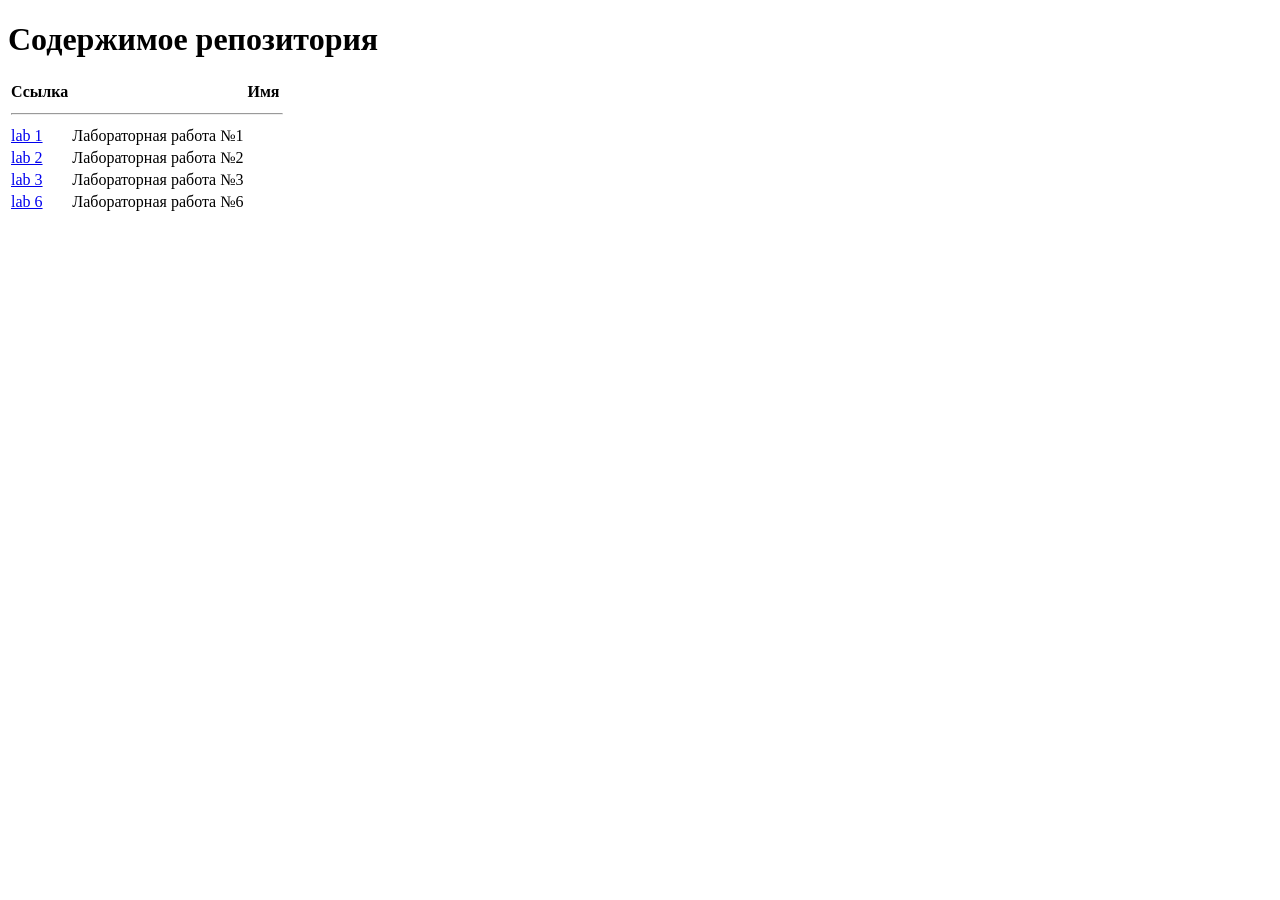
<file: index.html>
<!DOCTYPE HTML> 
<html lang="ru">
    <head>
        <meta charset="UTF-8" /> 
        <meta name="vewport" content="width=device-width, initial-scale=1.0" />
        <title>Index</title>
    </head> 
    <h1>Содержимое репозитория</h1>
    <table>
        <th>Ссылка<th> 
        <th>Имя<th> 
        <tr>
            <th colspan="5">
                <hr>
            </th> 
        </tr> 
        <tr>
            <td>
                <a href="/web_labs/lab1">lab 1</a>
            </td>
            <td align="right">Лабораторная работа №1</td>
	</tr>
	<tr>
	    <td>
	        <a href="/web_labs/lab2">lab 2</a> 
        </td>
	    <td align="right">Лабораторная работа №2</td> 
    </tr>
    <tr>
	    <td>
	        <a href="/web_labs/lab3">lab 3</a> 
        </td>
	    <td align="right">Лабораторная работа №3</td> 
    </tr>
    <tr>
        <td>
            <a href="/web_labs/lab6">lab 6</a>
        </td>
        <td align="right">Лабораторная работа №6</td>
    </tr>
    </table> 
</html>
</file>
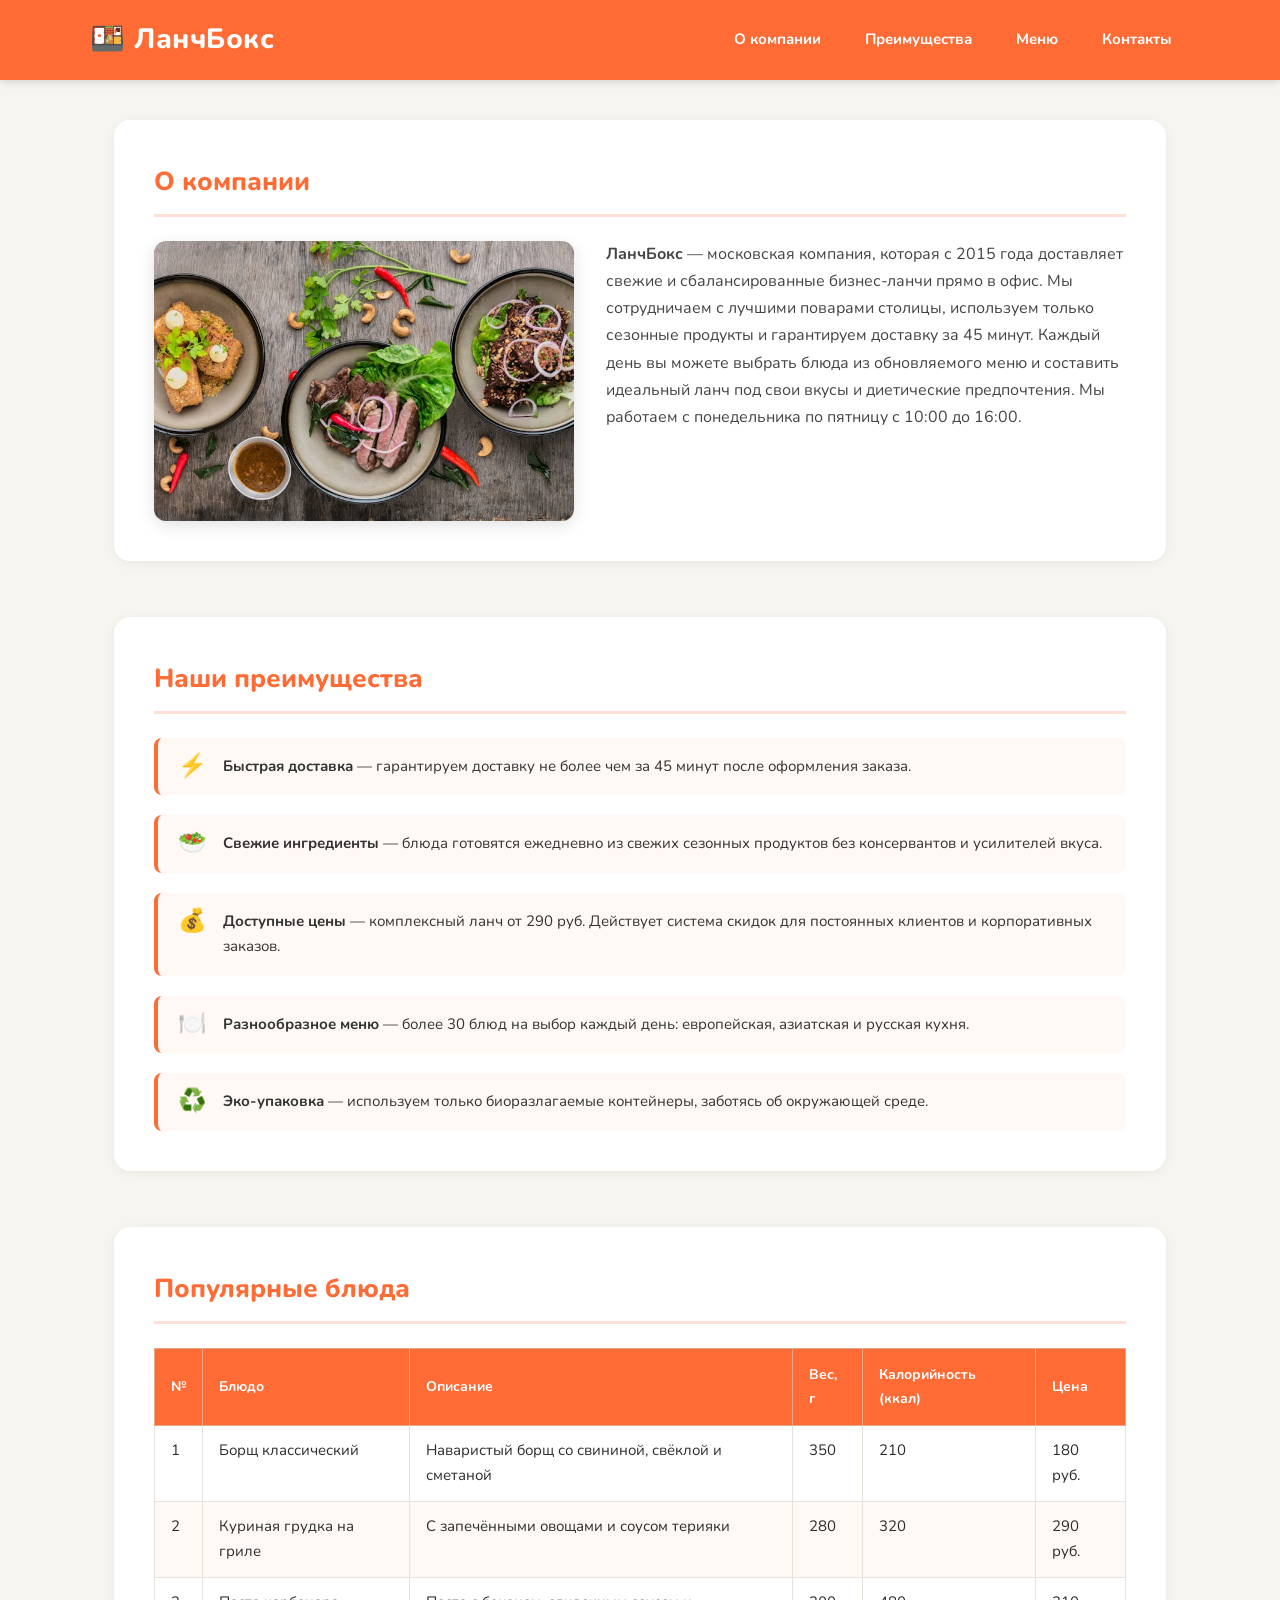
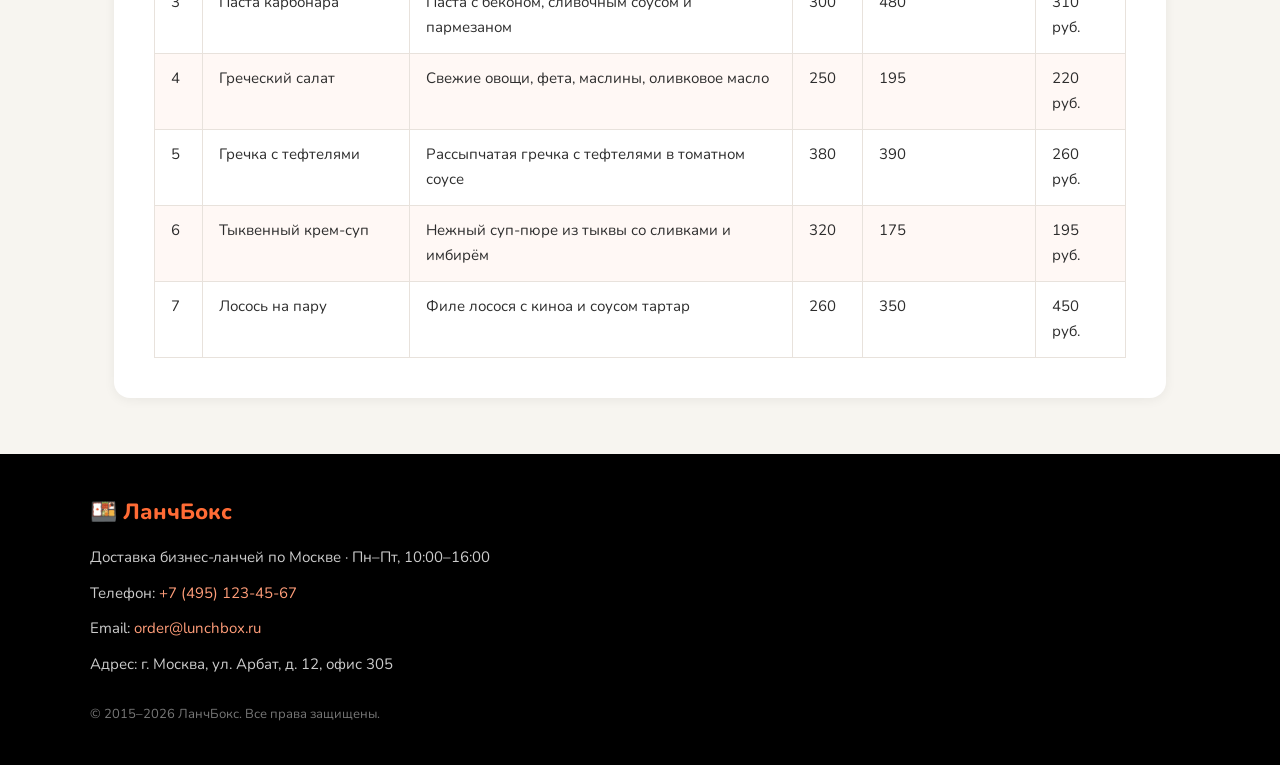
<file: lab1/index.html>
<!DOCTYPE html>
<html lang="ru">
<head>
  <meta charset="UTF-8" />
  <meta name="viewport" content="width=device-width, initial-scale=1.0" />
  <title>ЛанчБокс — доставка бизнес-ланчей в Москве</title>
  <link
    href="https://fonts.googleapis.com/css2?family=Nunito:wght@400;600;700;800&display=swap"
    rel="stylesheet"
  />
  <link rel="stylesheet" href="style.css" />
</head>
<body>

  <header>
    <div class="header-inner">
      <h1>🍱 ЛанчБокс</h1>
      <nav>
        <a href="#about">О компании</a>
        <a href="#advantages">Преимущества</a>
        <a href="#menu">Меню</a>
        <a href="#footer">Контакты</a>
      </nav>
    </div>
  </header>

  <main>

    <section id="about" class="section-about">
      <h2>О компании</h2>
      <div class="about-content">
        <img
          src="images/photo.jpg"
          alt="Вкусные бизнес-ланчи от ЛанчБокс"
          class="about-img"
        />
        <p>
          <strong>ЛанчБокс</strong> — московская компания, которая с 2015 года
          доставляет свежие и сбалансированные бизнес-ланчи прямо в офис.
          Мы сотрудничаем с лучшими поварами столицы, используем только
          сезонные продукты и гарантируем доставку за 45 минут. Каждый
          день вы можете выбрать блюда из обновляемого меню и составить
          идеальный ланч под свои вкусы и диетические предпочтения.
          Мы работаем с понедельника по пятницу с 10:00
          до 16:00.
        </p>
      </div>
    </section>

    <section id="advantages" class="section-advantages">
      <h2>Наши преимущества</h2>
      <ul class="advantages-list">
        <li>
          <span class="adv-icon">⚡</span>
          <div>
            <strong>Быстрая доставка</strong> — гарантируем доставку не более чем
            за 45 минут после оформления заказа.
          </div>
        </li>
        <li>
          <span class="adv-icon">🥗</span>
          <div>
            <strong>Свежие ингредиенты</strong> — блюда готовятся ежедневно из
            свежих сезонных продуктов без консервантов и усилителей вкуса.
          </div>
        </li>
        <li>
          <span class="adv-icon">💰</span>
          <div>
            <strong>Доступные цены</strong> — комплексный ланч от 290 руб.
            Действует система скидок для постоянных клиентов и корпоративных
            заказов.
          </div>
        </li>
        <li>
          <span class="adv-icon">🍽️</span>
          <div>
            <strong>Разнообразное меню</strong> — более 30 блюд на выбор
            каждый день: европейская, азиатская и русская кухня.
          </div>
        </li>
        <li>
          <span class="adv-icon">♻️</span>
          <div>
            <strong>Эко-упаковка</strong> — используем только биоразлагаемые
            контейнеры, заботясь об окружающей среде.
          </div>
        </li>
      </ul>
    </section>

    <section id="menu" class="section-menu">
      <h2>Популярные блюда</h2>
      <div class="table-wrapper">
        <table>
          <thead>
            <tr>
              <th>№</th>
              <th>Блюдо</th>
              <th>Описание</th>
              <th>Вес, г</th>
              <th>Калорийность (ккал)</th>
              <th>Цена</th>
            </tr>
          </thead>
          <tbody>
            <tr>
              <td>1</td>
              <td>Борщ классический</td>
              <td>Наваристый борщ со свининой, свёклой и сметаной</td>
              <td>350</td>
              <td>210</td>
              <td>180 руб.</td>
            </tr>
            <tr>
              <td>2</td>
              <td>Куриная грудка на гриле</td>
              <td>С запечёнными овощами и соусом терияки</td>
              <td>280</td>
              <td>320</td>
              <td>290 руб.</td>
            </tr>
            <tr>
              <td>3</td>
              <td>Паста карбонара</td>
              <td>Паста с беконом, сливочным соусом и пармезаном</td>
              <td>300</td>
              <td>480</td>
              <td>310 руб.</td>
            </tr>
            <tr>
              <td>4</td>
              <td>Греческий салат</td>
              <td>Свежие овощи, фета, маслины, оливковое масло</td>
              <td>250</td>
              <td>195</td>
              <td>220 руб.</td>
            </tr>
            <tr>
              <td>5</td>
              <td>Гречка с тефтелями</td>
              <td>Рассыпчатая гречка с тефтелями в томатном соусе</td>
              <td>380</td>
              <td>390</td>
              <td>260 руб.</td>
            </tr>
            <tr>
              <td>6</td>
              <td>Тыквенный крем-суп</td>
              <td>Нежный суп-пюре из тыквы со сливками и имбирём</td>
              <td>320</td>
              <td>175</td>
              <td>195 руб.</td>
            </tr>
            <tr>
              <td>7</td>
              <td>Лосось на пару</td>
              <td>Филе лосося с киноа и соусом тартар</td>
              <td>260</td>
              <td>350</td>
              <td>450 руб.</td>
            </tr>
          </tbody>
        </table>
      </div>
    </section>

  </main>

  <!-- футер типо -->
  <footer id="footer">
    <div class="footer-inner">
      <p class="footer-brand">🍱 ЛанчБокс</p>
      <p>Доставка бизнес-ланчей по Москве · Пн–Пт, 10:00–16:00</p>
      <p>
        Телефон:
        <a href="tel:+74951234567">+7 (495) 123-45-67</a>
      </p>
      <p>
        Email:
        <a href="mailto:order@lunchbox.ru">order@lunchbox.ru</a>
      </p>
      <p>
        Адрес: г. Москва, ул. Арбат, д. 12, офис 305
      </p>
      <p class="footer-copy">&copy; 2015&ndash;2026 ЛанчБокс. Все права защищены.</p>
    </div>
  </footer>

</body>
</html>
</file>
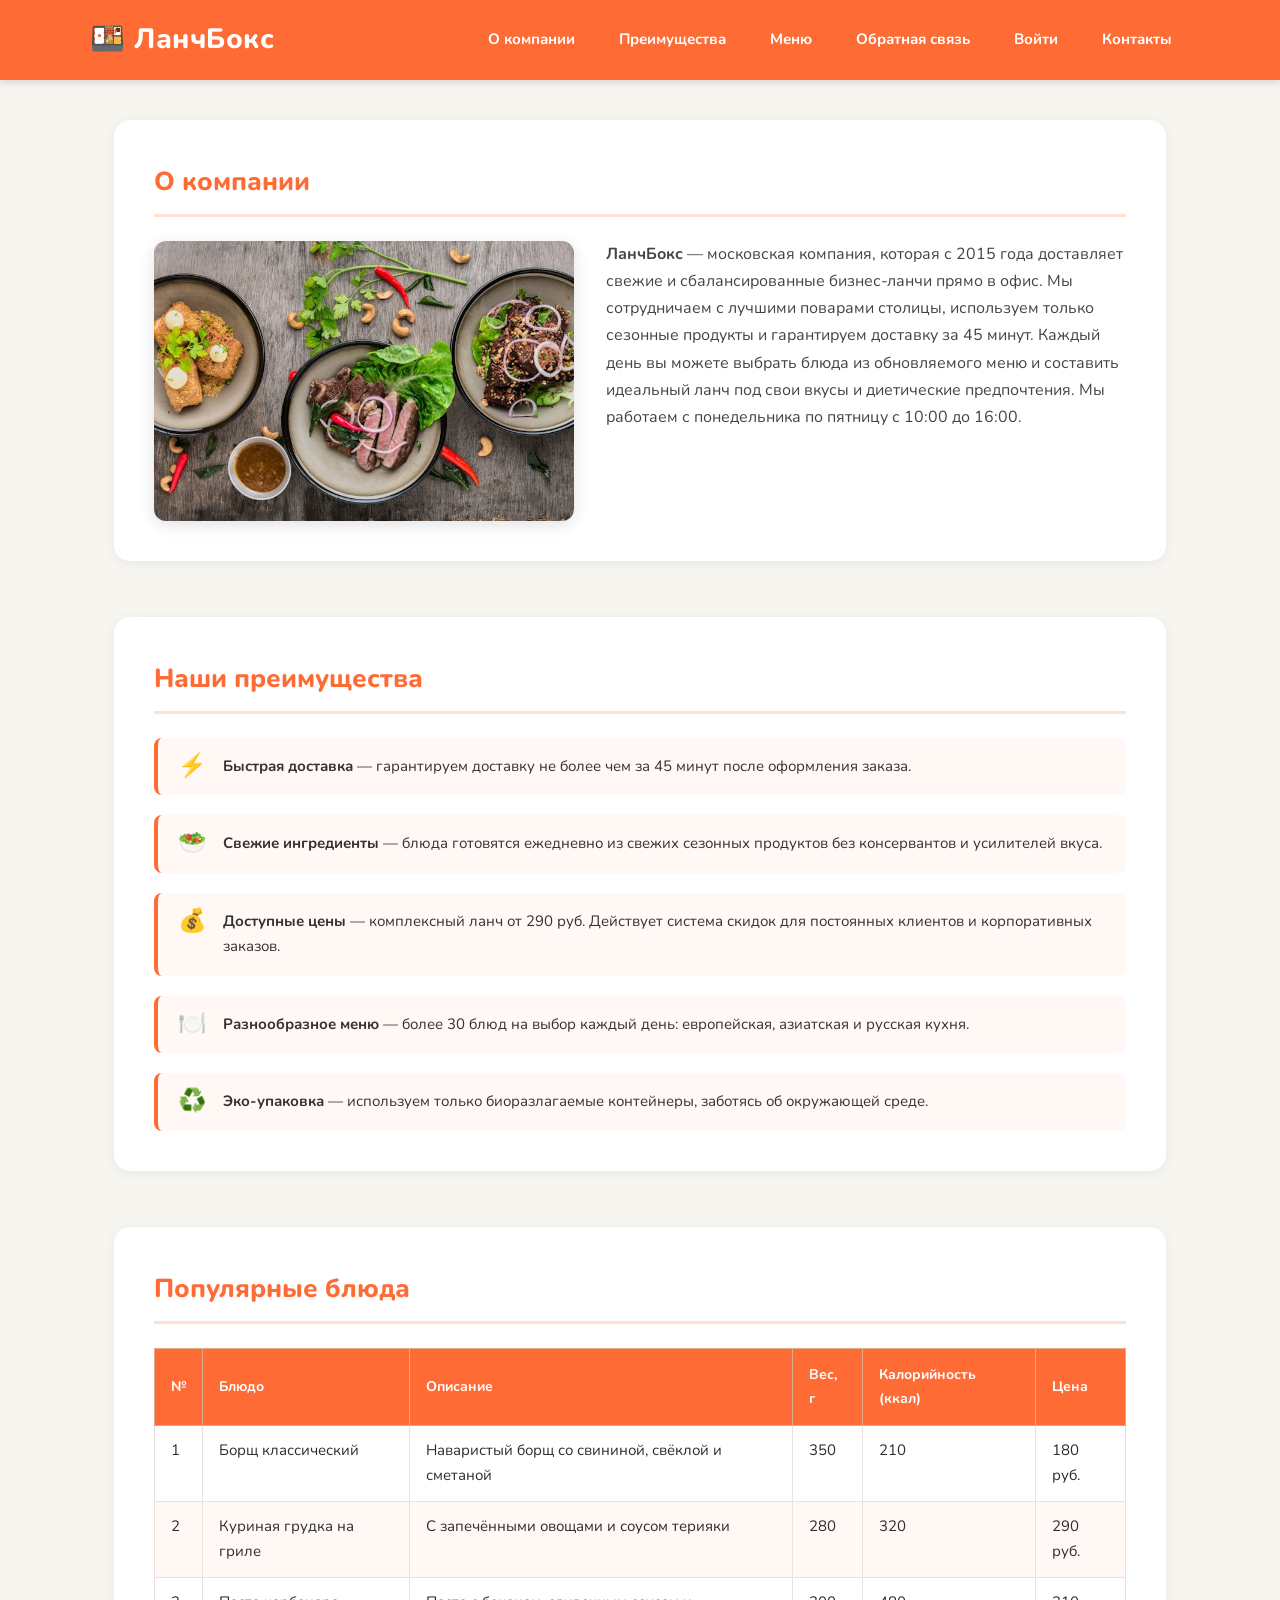
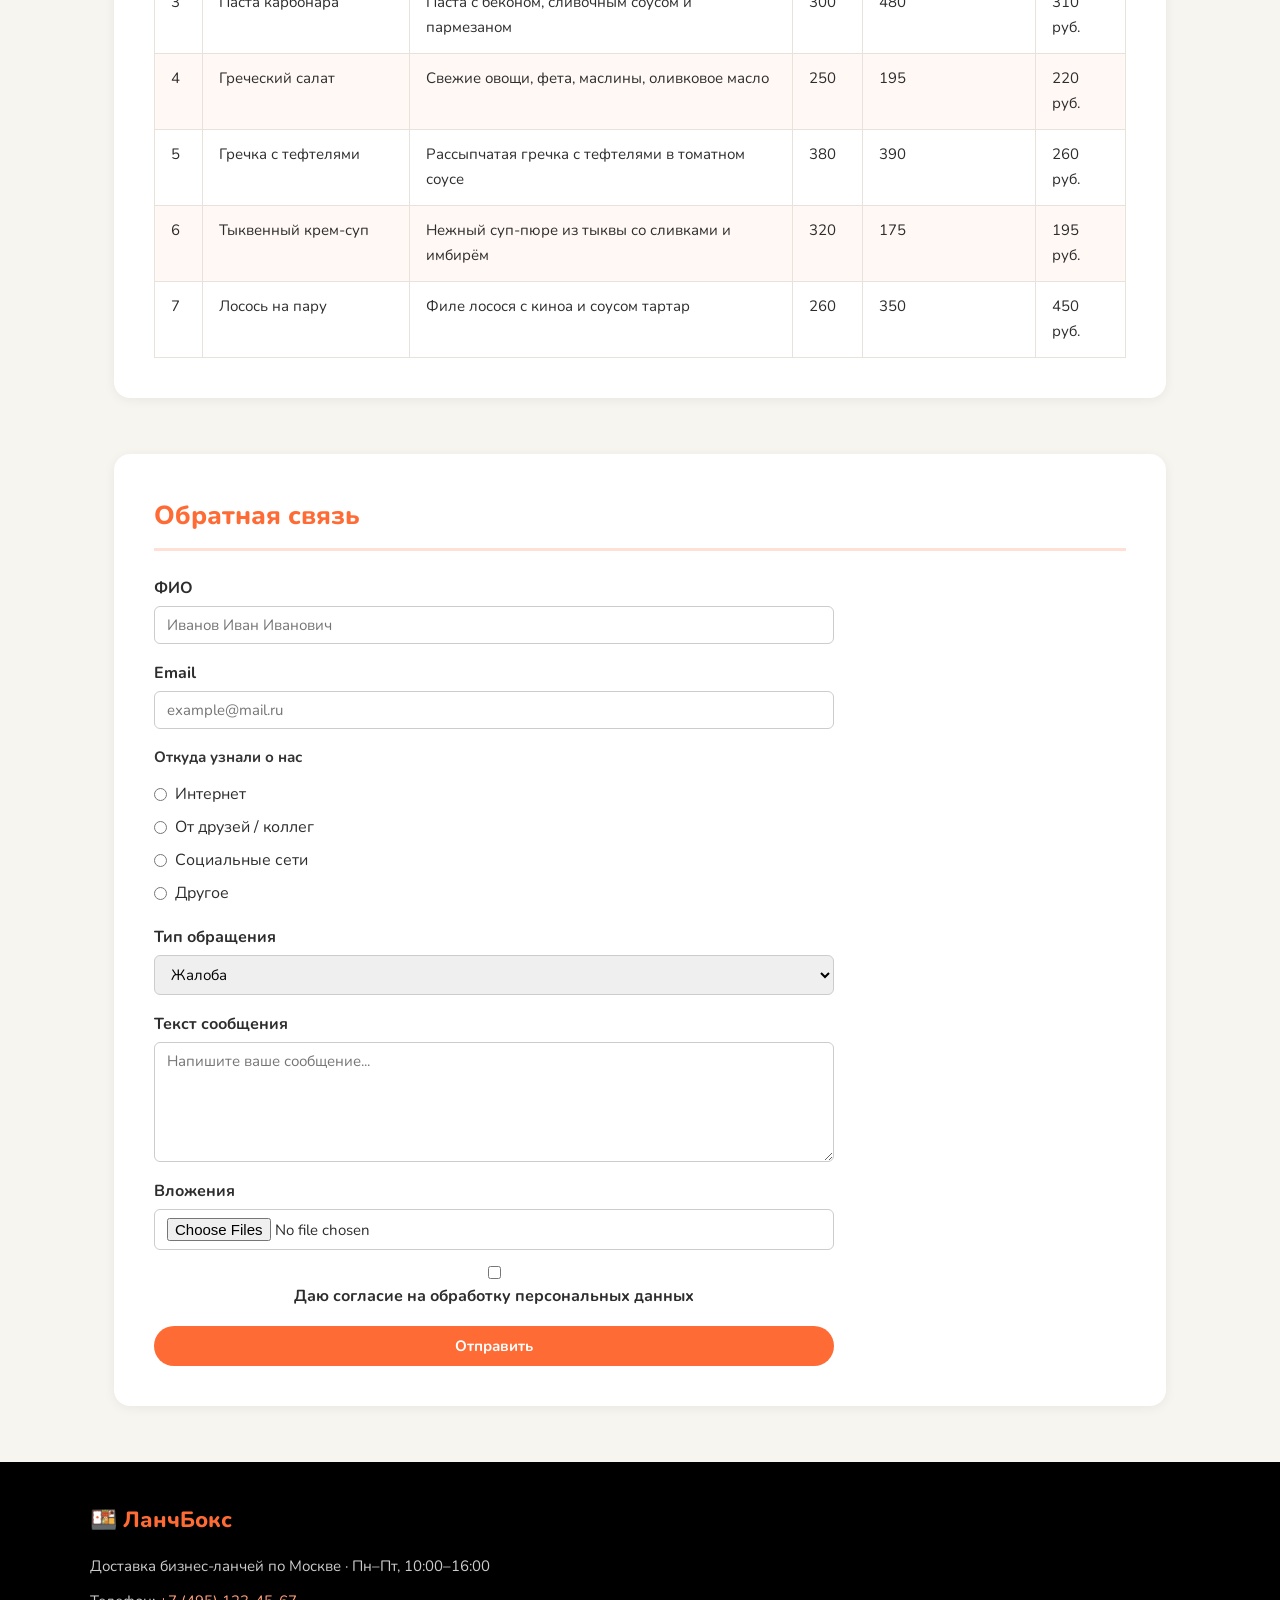
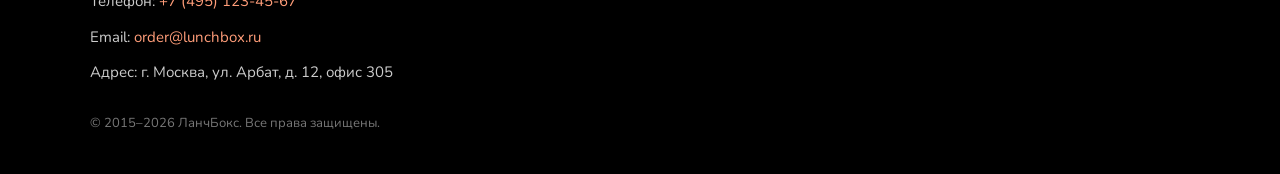
<file: lab2/index.html>
<!DOCTYPE html>
<html lang="ru">
<head>
  <meta charset="UTF-8" />
  <meta name="viewport" content="width=device-width, initial-scale=1.0" />
  <title>ЛанчБокс — доставка бизнес-ланчей в Москве</title>
  <link
    href="https://fonts.googleapis.com/css2?family=Nunito:wght@400;600;700;800&display=swap"
    rel="stylesheet"
  />
  <link rel="stylesheet" href="style.css" />
</head>
<body>

  <header>
    <div class="header-inner">
      <h1>🍱 ЛанчБокс</h1>
      <nav>
        <a href="#about">О компании</a>
        <a href="#advantages">Преимущества</a>
        <a href="#menu">Меню</a>
        <a href="#feedback">Обратная связь</a>
        <a href="login.html">Войти</a>
        <a href="#footer">Контакты</a>
      </nav>
    </div>
  </header>

  <main>

    <section id="about" class="section-about">
      <h2>О компании</h2>
      <div class="about-content">
        <img
          src="images/photo.jpg"
          alt="Вкусные бизнес-ланчи от ЛанчБокс"
          class="about-img"
        />
        <p>
          <strong>ЛанчБокс</strong> — московская компания, которая с 2015 года
          доставляет свежие и сбалансированные бизнес-ланчи прямо в офис.
          Мы сотрудничаем с лучшими поварами столицы, используем только
          сезонные продукты и гарантируем доставку за 45 минут. Каждый
          день вы можете выбрать блюда из обновляемого меню и составить
          идеальный ланч под свои вкусы и диетические предпочтения.
          Мы работаем с понедельника по пятницу с 10:00
          до 16:00.
        </p>
      </div>
    </section>

    <section id="advantages" class="section-advantages">
      <h2>Наши преимущества</h2>
      <ul class="advantages-list">
        <li>
          <span class="adv-icon">⚡</span>
          <div>
            <strong>Быстрая доставка</strong> — гарантируем доставку не более чем
            за 45 минут после оформления заказа.
          </div>
        </li>
        <li>
          <span class="adv-icon">🥗</span>
          <div>
            <strong>Свежие ингредиенты</strong> — блюда готовятся ежедневно из
            свежих сезонных продуктов без консервантов и усилителей вкуса.
          </div>
        </li>
        <li>
          <span class="adv-icon">💰</span>
          <div>
            <strong>Доступные цены</strong> — комплексный ланч от 290 руб.
            Действует система скидок для постоянных клиентов и корпоративных
            заказов.
          </div>
        </li>
        <li>
          <span class="adv-icon">🍽️</span>
          <div>
            <strong>Разнообразное меню</strong> — более 30 блюд на выбор
            каждый день: европейская, азиатская и русская кухня.
          </div>
        </li>
        <li>
          <span class="adv-icon">♻️</span>
          <div>
            <strong>Эко-упаковка</strong> — используем только биоразлагаемые
            контейнеры, заботясь об окружающей среде.
          </div>
        </li>
      </ul>
    </section>

    <section id="menu" class="section-menu">
      <h2>Популярные блюда</h2>
      <div class="table-wrapper">
        <table>
          <thead>
            <tr>
              <th>№</th>
              <th>Блюдо</th>
              <th>Описание</th>
              <th>Вес, г</th>
              <th>Калорийность (ккал)</th>
              <th>Цена</th>
            </tr>
          </thead>
          <tbody>
            <tr>
              <td>1</td>
              <td>Борщ классический</td>
              <td>Наваристый борщ со свининой, свёклой и сметаной</td>
              <td>350</td>
              <td>210</td>
              <td>180 руб.</td>
            </tr>
            <tr>
              <td>2</td>
              <td>Куриная грудка на гриле</td>
              <td>С запечёнными овощами и соусом терияки</td>
              <td>280</td>
              <td>320</td>
              <td>290 руб.</td>
            </tr>
            <tr>
              <td>3</td>
              <td>Паста карбонара</td>
              <td>Паста с беконом, сливочным соусом и пармезаном</td>
              <td>300</td>
              <td>480</td>
              <td>310 руб.</td>
            </tr>
            <tr>
              <td>4</td>
              <td>Греческий салат</td>
              <td>Свежие овощи, фета, маслины, оливковое масло</td>
              <td>250</td>
              <td>195</td>
              <td>220 руб.</td>
            </tr>
            <tr>
              <td>5</td>
              <td>Гречка с тефтелями</td>
              <td>Рассыпчатая гречка с тефтелями в томатном соусе</td>
              <td>380</td>
              <td>390</td>
              <td>260 руб.</td>
            </tr>
            <tr>
              <td>6</td>
              <td>Тыквенный крем-суп</td>
              <td>Нежный суп-пюре из тыквы со сливками и имбирём</td>
              <td>320</td>
              <td>175</td>
              <td>195 руб.</td>
            </tr>
            <tr>
              <td>7</td>
              <td>Лосось на пару</td>
              <td>Филе лосося с киноа и соусом тартар</td>
              <td>260</td>
              <td>350</td>
              <td>450 руб.</td>
            </tr>
          </tbody>
        </table>
      </div>
    </section>

    <!-- Форма обратной связи -->
    <section id="feedback">
      <h2>Обратная связь</h2>
      <form class="feedback-form" method="POST" action="https://httpbin.org/post" enctype="multipart/form-data">

        <label>
          ФИО
          <input type="text" name="fio" placeholder="Иванов Иван Иванович" required />
        </label>

        <label>
          Email
          <input type="email" name="email" placeholder="example@mail.ru" required />
        </label>

        <fieldset style="border: none; padding: 0;">
          <legend style="font-weight: 700; font-size: 15px; color: #333; margin-bottom: 10px;">Откуда узнали о нас</legend>
          <div class="radio-group">
            <label>
              <input type="radio" name="source" value="internet" required />
              Интернет
            </label>
            <label>
              <input type="radio" name="source" value="friends" />
              От друзей / коллег
            </label>
            <label>
              <input type="radio" name="source" value="social" />
              Социальные сети
            </label>
            <label>
              <input type="radio" name="source" value="other" />
              Другое
            </label>
          </div>
        </fieldset>

        <label>
          Тип обращения
          <select name="type">
            <option value="complaint">Жалоба</option>
            <option value="suggestion">Предложение</option>
          </select>
        </label>

        <label>
          Текст сообщения
          <textarea name="message" placeholder="Напишите ваше сообщение..." required></textarea>
        </label>

        <label>
          Вложения
          <input type="file" name="attachment" multiple />
        </label>

        <label class="checkbox-label">
          <input type="checkbox" name="consent" required />
          Даю согласие на обработку персональных данных
        </label>

        <button type="submit">Отправить</button>

      </form>
    </section>

  </main>

  <!-- футер типо -->
  <footer id="footer">
    <div class="footer-inner">
      <p class="footer-brand">🍱 ЛанчБокс</p>
      <p>Доставка бизнес-ланчей по Москве · Пн–Пт, 10:00–16:00</p>
      <p>
        Телефон:
        <a href="tel:+74951234567">+7 (495) 123-45-67</a>
      </p>
      <p>
        Email:
        <a href="mailto:order@lunchbox.ru">order@lunchbox.ru</a>
      </p>
      <p>
        Адрес: г. Москва, ул. Арбат, д. 12, офис 305
      </p>
      <p class="footer-copy">&copy; 2015&ndash;2026 ЛанчБокс. Все права защищены.</p>
    </div>
  </footer>

</body>
</html>
</file>
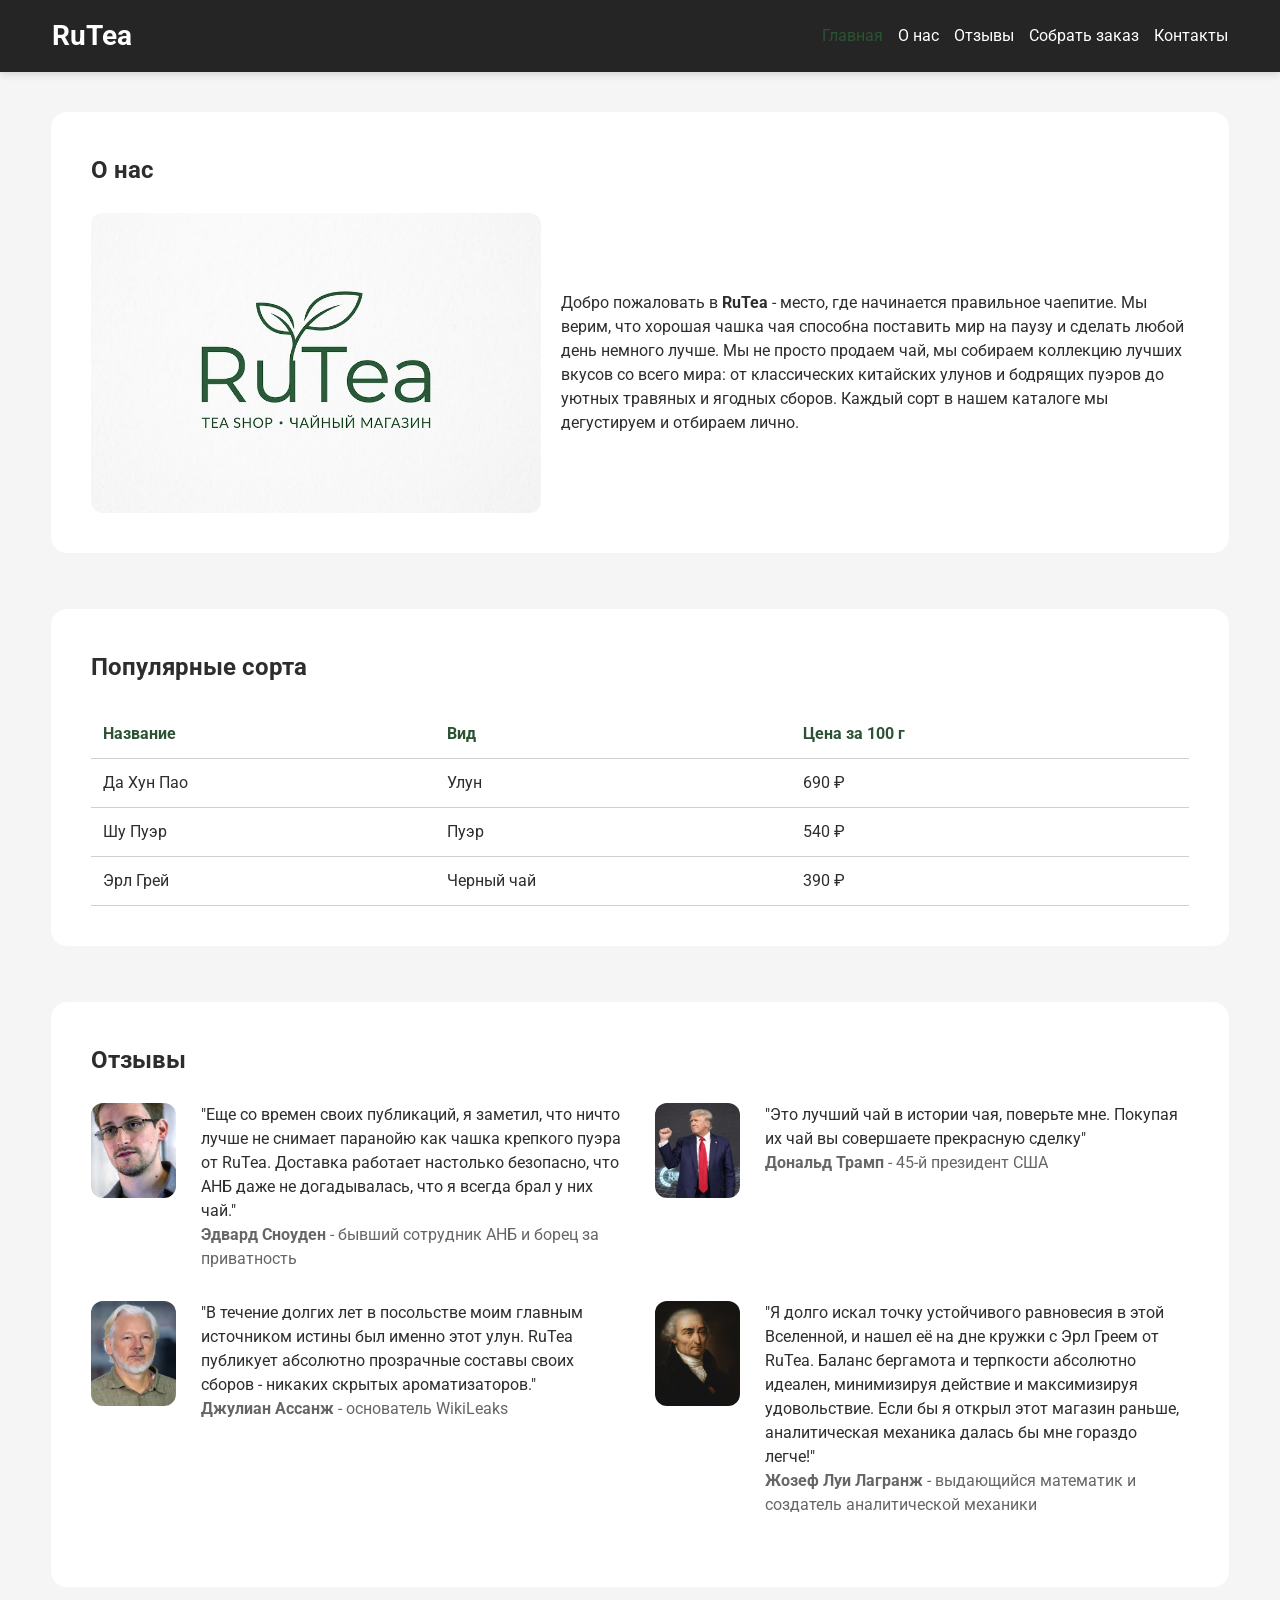
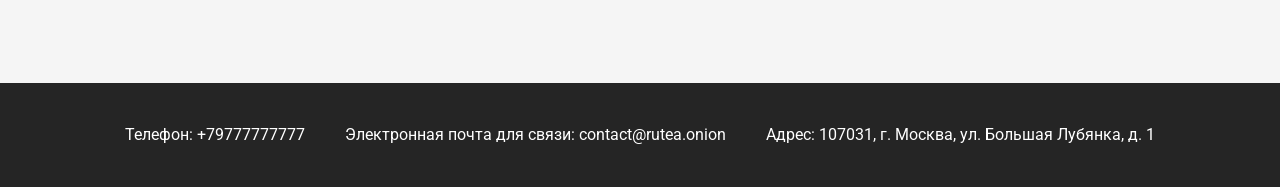
<file: lab3/index.html>
<!DOCTYPE html>
<html lang="ru">
<head>
    <meta charset="utf-8">
    <meta name="viewport" content="width=device-width, initial-scale=1.0">
    <link rel="preconnect" href="https://fonts.googleapis.com">
    <link rel="preconnect" href="https://fonts.gstatic.com" crossorigin>
    <link href="https://fonts.googleapis.com/css2?family=Roboto:ital,wght@0,100..900;1,100..900&display=swap" rel="stylesheet">
    <link rel="stylesheet" href="style.css">
    <link rel="stylesheet" href="print.css" media="print">
    <title>RuTea - Магазин чая №1 в РФ</title>
</head>
<body>
    <header>
        <h1>RuTea</h1>
        <nav>
            <a class="active" href="index.html">Главная</a>
            <a href="#about-us">О нас</a>
            <a href="#reviews">Отзывы</a>
            <a href="order.html">Собрать заказ</a>
            <a href="#shop-footer">Контакты</a>
        </nav>
    </header>
    <main>
        <section id="about-us">
            <h2>О нас</h2>
            <div id="about-us-value">
                <img src="images/logo.jpg" height="300" width="450" alt="Логотип магазина RuTea">
                <p>Добро пожаловать в <b>RuTea</b> - место, где начинается правильное чаепитие. Мы верим, что хорошая чашка чая способна поставить мир на паузу и сделать любой день немного лучше. Мы не просто продаем чай, мы собираем коллекцию лучших вкусов со всего мира: от классических китайских улунов и бодрящих пуэров до уютных травяных и ягодных сборов. Каждый сорт в нашем каталоге мы дегустируем и отбираем лично.</p>
            </div>
        </section>
        <section id="assortment">
            <h2>Популярные сорта</h2>
            <table>
                <thead>
                    <tr>
                        <th>Название</th>
                        <th>Вид</th>
                        <th>Цена за 100 г</th>
                    </tr>
                </thead>
                <tbody>
                    <tr>
                        <td>Да Хун Пао</td>
                        <td>Улун</td>
                        <td>690 ₽</td>
                    </tr>
                    <tr>
                        <td>Шу Пуэр</td>
                        <td>Пуэр</td>
                        <td>540 ₽</td>
                    </tr>
                    <tr>
                        <td>Эрл Грей</td>
                        <td>Черный чай</td>
                        <td>390 ₽</td>
                    </tr>
                </tbody>
            </table>
        </section>
        <section id="reviews">
            <h2>Отзывы</h2>
            <div class="reviews-pair">
                <div class="review">
                    <img src="images/Edward_Snowden.jpg" height="95" width="85" alt="Эдвард Сноуден">
                    <blockquote>
                        <p>"Еще со времен своих публикаций, я заметил, что ничто лучше не снимает паранойю как чашка крепкого пуэра от RuTea. Доставка работает настолько безопасно, что АНБ даже не догадывалась, что я всегда брал у них чай."</p>
                        <footer class="quote"><b>Эдвард Сноуден</b> - бывший сотрудник АНБ и борец за приватность</footer>
                    </blockquote>
                </div>
                <div class="review">
                    <img src="images/Donald_Trump.jpg" height="95" width="85" alt="Дональд Трамп">
                    <blockquote>
                        <p>"Это лучший чай в истории чая, поверьте мне. Покупая их чай вы совершаете прекрасную сделку"</p>
                        <footer class="quote"><b>Дональд Трамп</b> - 45-й президент США</footer>
                    </blockquote>
                </div>
            </div>
            <div class="reviews-pair">
                <div class="review">
                    <img src="images/Julian_Assange.jpg" height="105" width="85" alt="Джулиан Ассанж">
                    <blockquote>
                        <p>"В течение долгих лет в посольстве моим главным источником истины был именно этот улун. RuTea публикует абсолютно прозрачные составы своих сборов - никаких скрытых ароматизаторов."</p>
                        <footer class="quote"><b>Джулиан Ассанж</b> - основатель WikiLeaks</footer>
                    </blockquote>
                </div>
                <div class="review">
                    <img src="images/Joseph_Louis_Lagrange.jpg" height="105" width="85" alt="Жозеф Луи Лагранж">
                    <blockquote>
                        <p>"Я долго искал точку устойчивого равновесия в этой Вселенной, и нашел её на дне кружки с Эрл Греем от RuTea. Баланс бергамота и терпкости абсолютно идеален, минимизируя действие и максимизируя удовольствие. Если бы я открыл этот магазин раньше, аналитическая механика далась бы мне гораздо легче!"</p>
                        <footer class="quote"><b>Жозеф Луи Лагранж</b> - выдающийся математик и создатель аналитической механики</footer>
                    </blockquote>
                </div>
            </div>
        </section>
    </main>
    <footer id="shop-footer">
        <ul>
            <li>Телефон: <a href="tel:+79777777777">+79777777777</a></li>
            <li>Электронная почта для связи: <a href="mailto:contact@rutea.onion">contact@rutea.onion</a></li>
            <li>Адрес: 107031, г. Москва, ул. Большая Лубянка, д. 1</li>
        </ul>
    </footer>
</body>
</html>
</file>
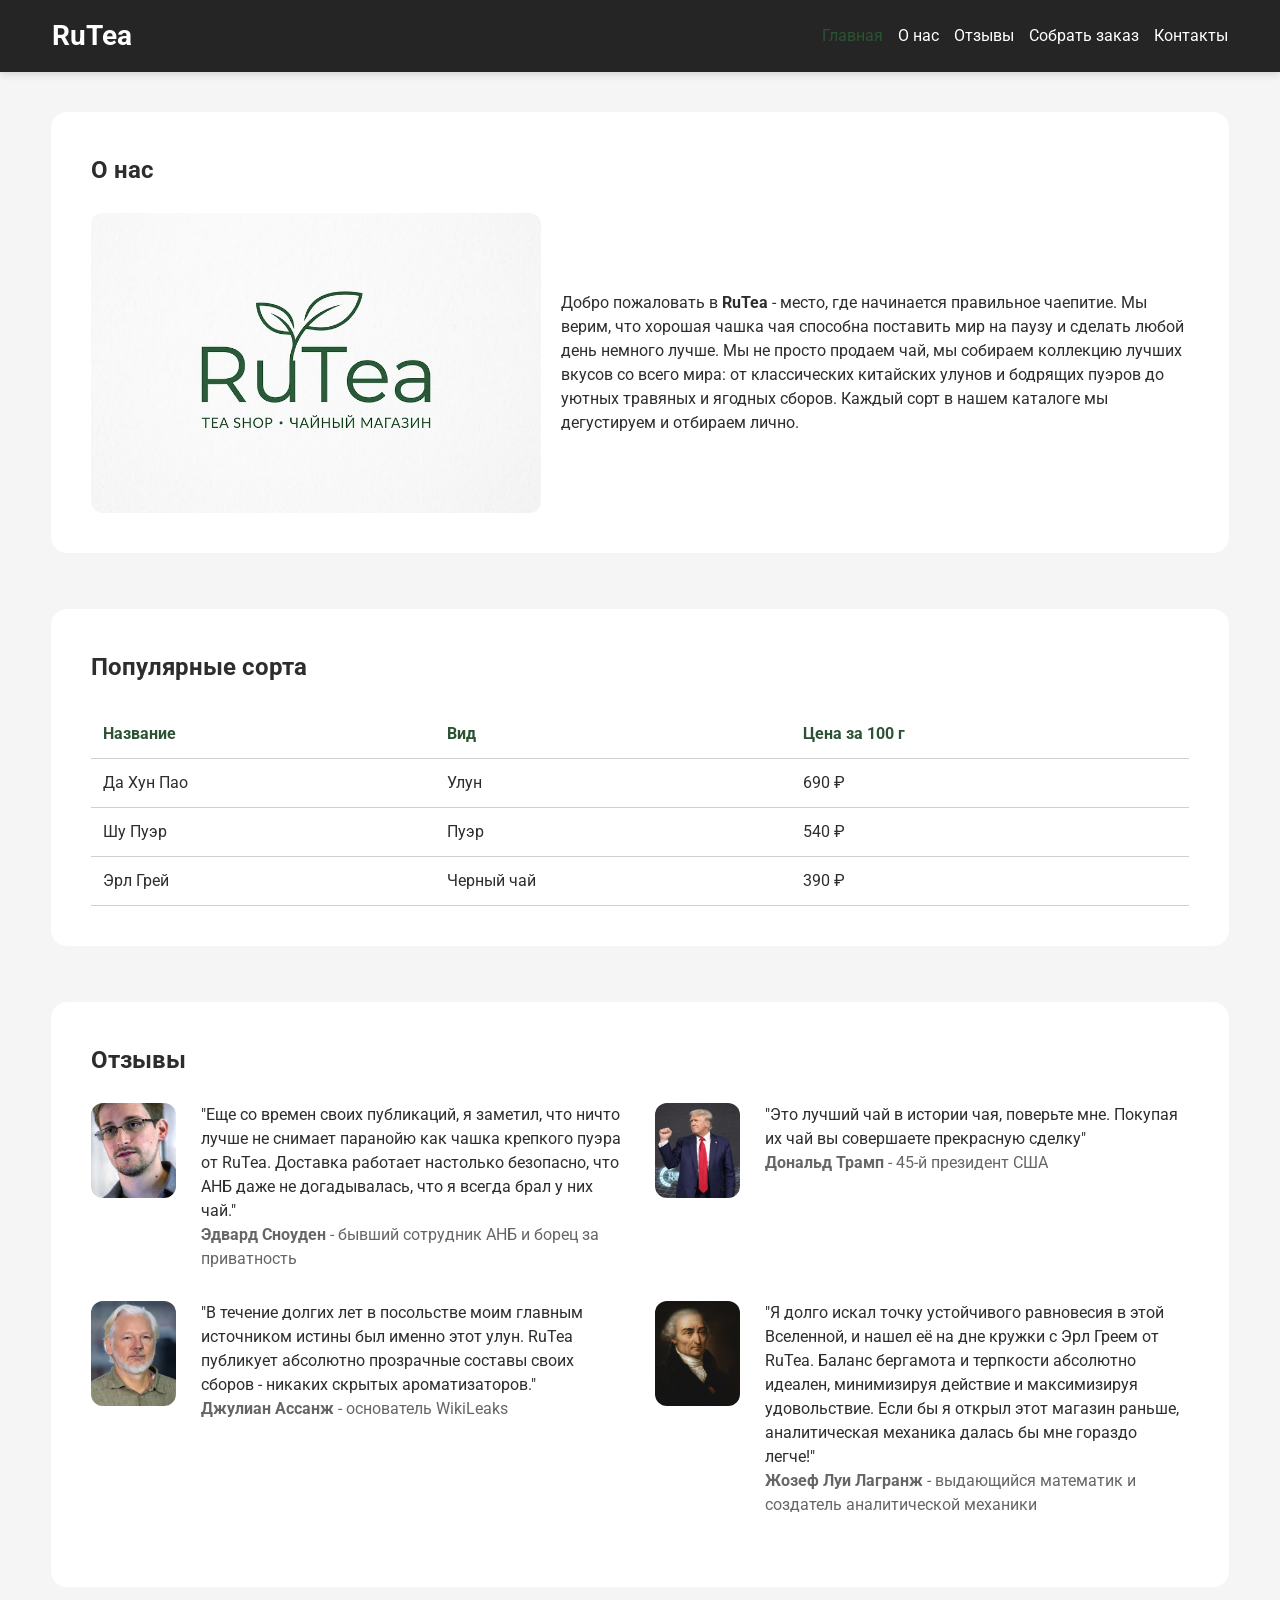
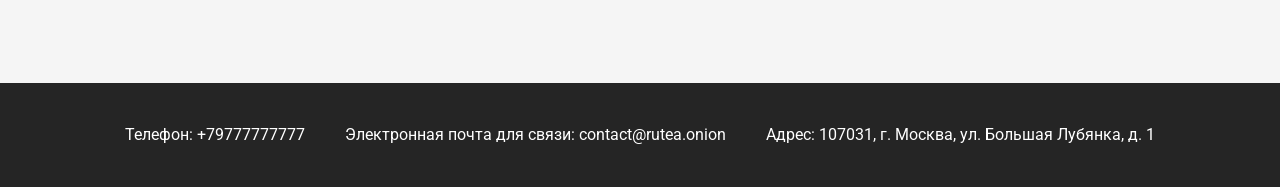
<file: lab7/index.html>
<!DOCTYPE html>
<html lang="ru">
<head>
    <meta charset="utf-8">
    <meta name="viewport" content="width=device-width, initial-scale=1.0">
    <link rel="preconnect" href="https://fonts.googleapis.com">
    <link rel="preconnect" href="https://fonts.gstatic.com" crossorigin>
    <link href="https://fonts.googleapis.com/css2?family=Roboto:ital,wght@0,100..900;1,100..900&display=swap" rel="stylesheet">
    <link rel="stylesheet" href="../lab6/style.css">
    <link rel="stylesheet" href="../lab6/print.css" media="print">
    <title>RuTea - Магазин чая №1 в РФ</title>
</head>
<body>
    <header>
        <h1>RuTea</h1>
        <nav>
            <a class="active" href="index.html">Главная</a>
            <a href="#about-us">О нас</a>
            <a href="#reviews">Отзывы</a>
            <a href="order.html">Собрать заказ</a>
            <a href="#shop-footer">Контакты</a>
        </nav>
    </header>
    <main>
        <section id="about-us">
            <h2>О нас</h2>
            <div id="about-us-value">
                <img src="../lab6/images/logo.jpg" height="300" width="450" alt="Логотип магазина RuTea">
                <p>Добро пожаловать в <b>RuTea</b> - место, где начинается правильное чаепитие. Мы верим, что хорошая чашка чая способна поставить мир на паузу и сделать любой день немного лучше. Мы не просто продаем чай, мы собираем коллекцию лучших вкусов со всего мира: от классических китайских улунов и бодрящих пуэров до уютных травяных и ягодных сборов. Каждый сорт в нашем каталоге мы дегустируем и отбираем лично.</p>
            </div>
        </section>
        <section id="assortment">
            <h2>Популярные сорта</h2>
            <table>
                <thead>
                    <tr>
                        <th>Название</th>
                        <th>Вид</th>
                        <th>Цена за 100 г</th>
                    </tr>
                </thead>
                <tbody>
                    <tr><td>Да Хун Пао</td><td>Улун</td><td>690 ₽</td></tr>
                    <tr><td>Шу Пуэр</td><td>Пуэр</td><td>540 ₽</td></tr>
                    <tr><td>Эрл Грей</td><td>Черный чай</td><td>390 ₽</td></tr>
                </tbody>
            </table>
        </section>
        <section id="reviews">
            <h2>Отзывы</h2>
            <div class="reviews-pair">
                <div class="review">
                    <img src="../lab6/images/Edward_Snowden.jpg" height="95" width="85" alt="Эдвард Сноуден">
                    <blockquote>
                        <p>"Еще со времен своих публикаций, я заметил, что ничто лучше не снимает паранойю как чашка крепкого пуэра от RuTea. Доставка работает настолько безопасно, что АНБ даже не догадывалась, что я всегда брал у них чай."</p>
                        <footer class="quote"><b>Эдвард Сноуден</b> - бывший сотрудник АНБ и борец за приватность</footer>
                    </blockquote>
                </div>
                <div class="review">
                    <img src="../lab6/images/Donald_Trump.jpg" height="95" width="85" alt="Дональд Трамп">
                    <blockquote>
                        <p>"Это лучший чай в истории чая, поверьте мне. Покупая их чай вы совершаете прекрасную сделку"</p>
                        <footer class="quote"><b>Дональд Трамп</b> - 45-й президент США</footer>
                    </blockquote>
                </div>
            </div>
            <div class="reviews-pair">
                <div class="review">
                    <img src="../lab6/images/Julian_Assange.jpg" height="105" width="85" alt="Джулиан Ассанж">
                    <blockquote>
                        <p>"В течение долгих лет в посольстве моим главным источником истины был именно этот улун. RuTea публикует абсолютно прозрачные составы своих сборов - никаких скрытых ароматизаторов."</p>
                        <footer class="quote"><b>Джулиан Ассанж</b> - основатель WikiLeaks</footer>
                    </blockquote>
                </div>
                <div class="review">
                    <img src="../lab6/images/Joseph_Louis_Lagrange.jpg" height="105" width="85" alt="Жозеф Луи Лагранж">
                    <blockquote>
                        <p>"Я долго искал точку устойчивого равновесия в этой Вселенной, и нашел её на дне кружки с Эрл Греем от RuTea. Баланс бергамота и терпкости абсолютно идеален, минимизируя действие и максимизируя удовольствие. Если бы я открыл этот магазин раньше, аналитическая механика далась бы мне гораздо легче!"</p>
                        <footer class="quote"><b>Жозеф Луи Лагранж</b> - выдающийся математик и создатель аналитической механики</footer>
                    </blockquote>
                </div>
            </div>
        </section>
    </main>
    <footer id="shop-footer">
        <ul>
            <li>Телефон: <a href="tel:+79777777777">+79777777777</a></li>
            <li>Электронная почта для связи: <a href="mailto:contact@rutea.onion">contact@rutea.onion</a></li>
            <li>Адрес: 107031, г. Москва, ул. Большая Лубянка, д. 1</li>
        </ul>
    </footer>
</body>
</html>
</file>
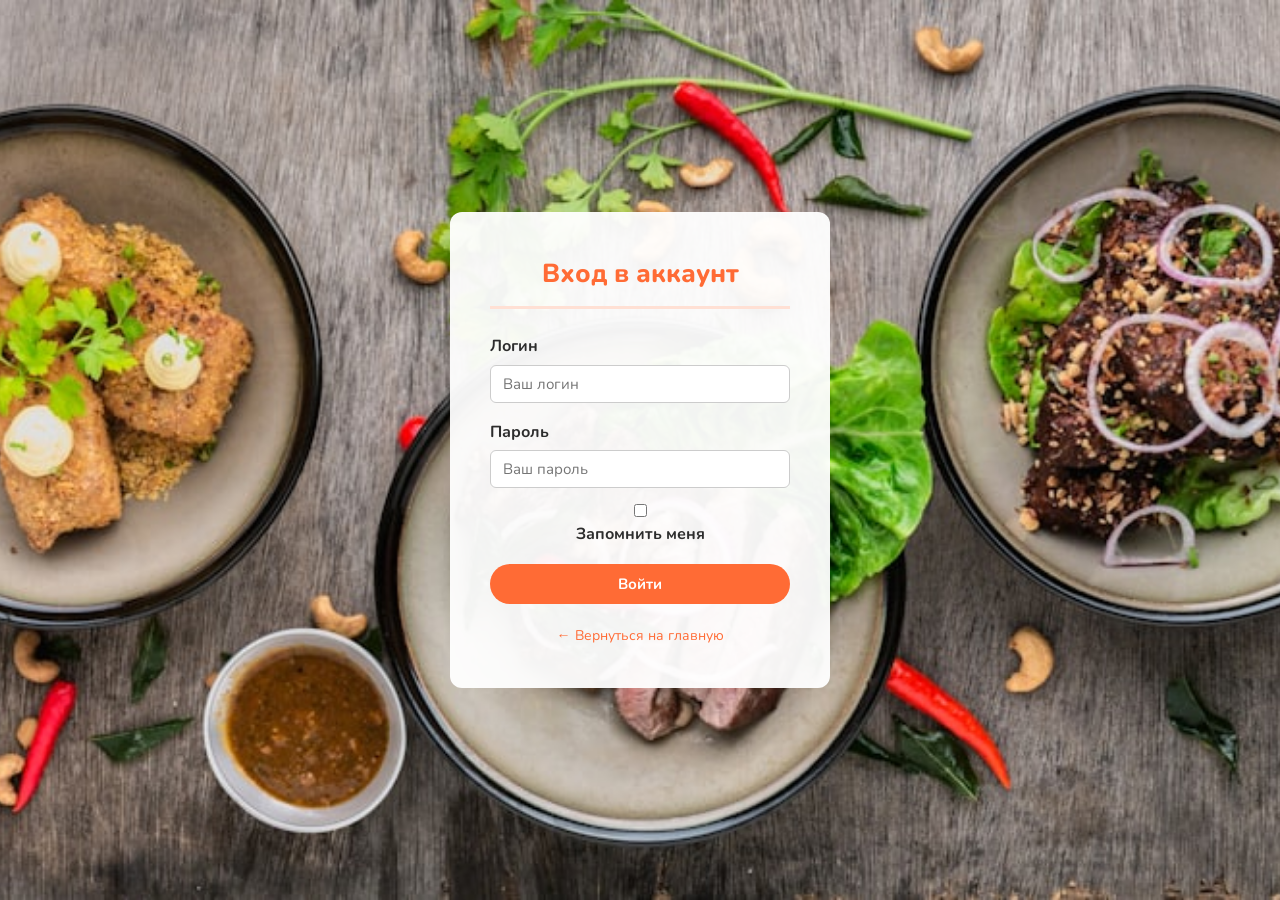
<file: lab2/login.html>
<!DOCTYPE html>
<html lang="ru">
<head>
  <meta charset="UTF-8" />
  <meta name="viewport" content="width=device-width, initial-scale=1.0" />
  <title>Вход — ЛанчБокс</title>
  <link
    href="https://fonts.googleapis.com/css2?family=Nunito:wght@400;600;700;800&display=swap"
    rel="stylesheet"
  />
  <link rel="stylesheet" href="style.css" />
</head>
<body>

  <div class="auth-page">
    <div class="auth-box">
      <h2>Вход в аккаунт</h2>

      <form class="auth-form" method="POST" action="https://httpbin.org/post">

        <label>
          Логин
          <input type="text" name="login" placeholder="Ваш логин" required />
        </label>

        <label>
          Пароль
          <input type="password" name="password" placeholder="Ваш пароль" required />
        </label>

        <label class="auth-checkbox">
          <input type="checkbox" name="remember" />
          Запомнить меня
        </label>

        <button type="submit">Войти</button>

      </form>

      <p style="margin-top: 20px; text-align: center; font-size: 14px; color: #666;">
        <a href="index.html" style="color: #ff6b35; text-decoration: none;">← Вернуться на главную</a>
      </p>
    </div>
  </div>

</body>
</html>
</file>
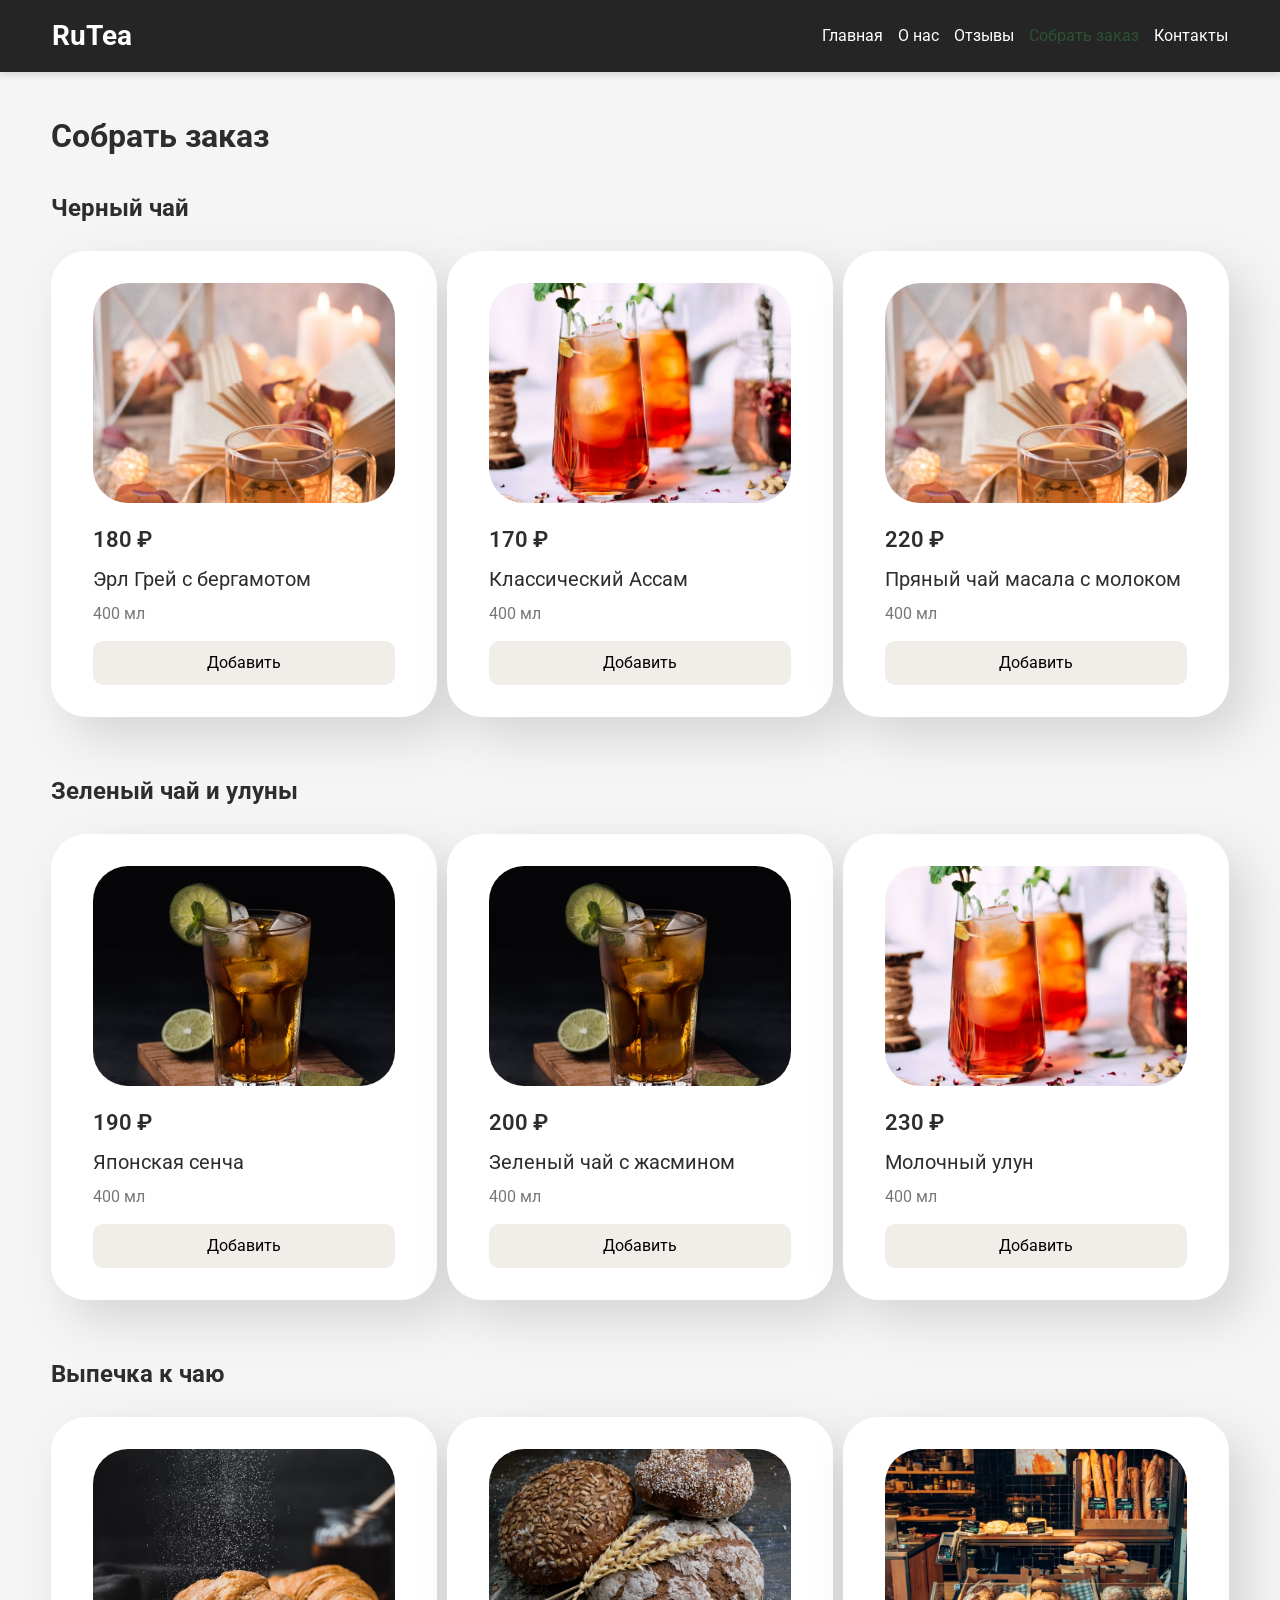
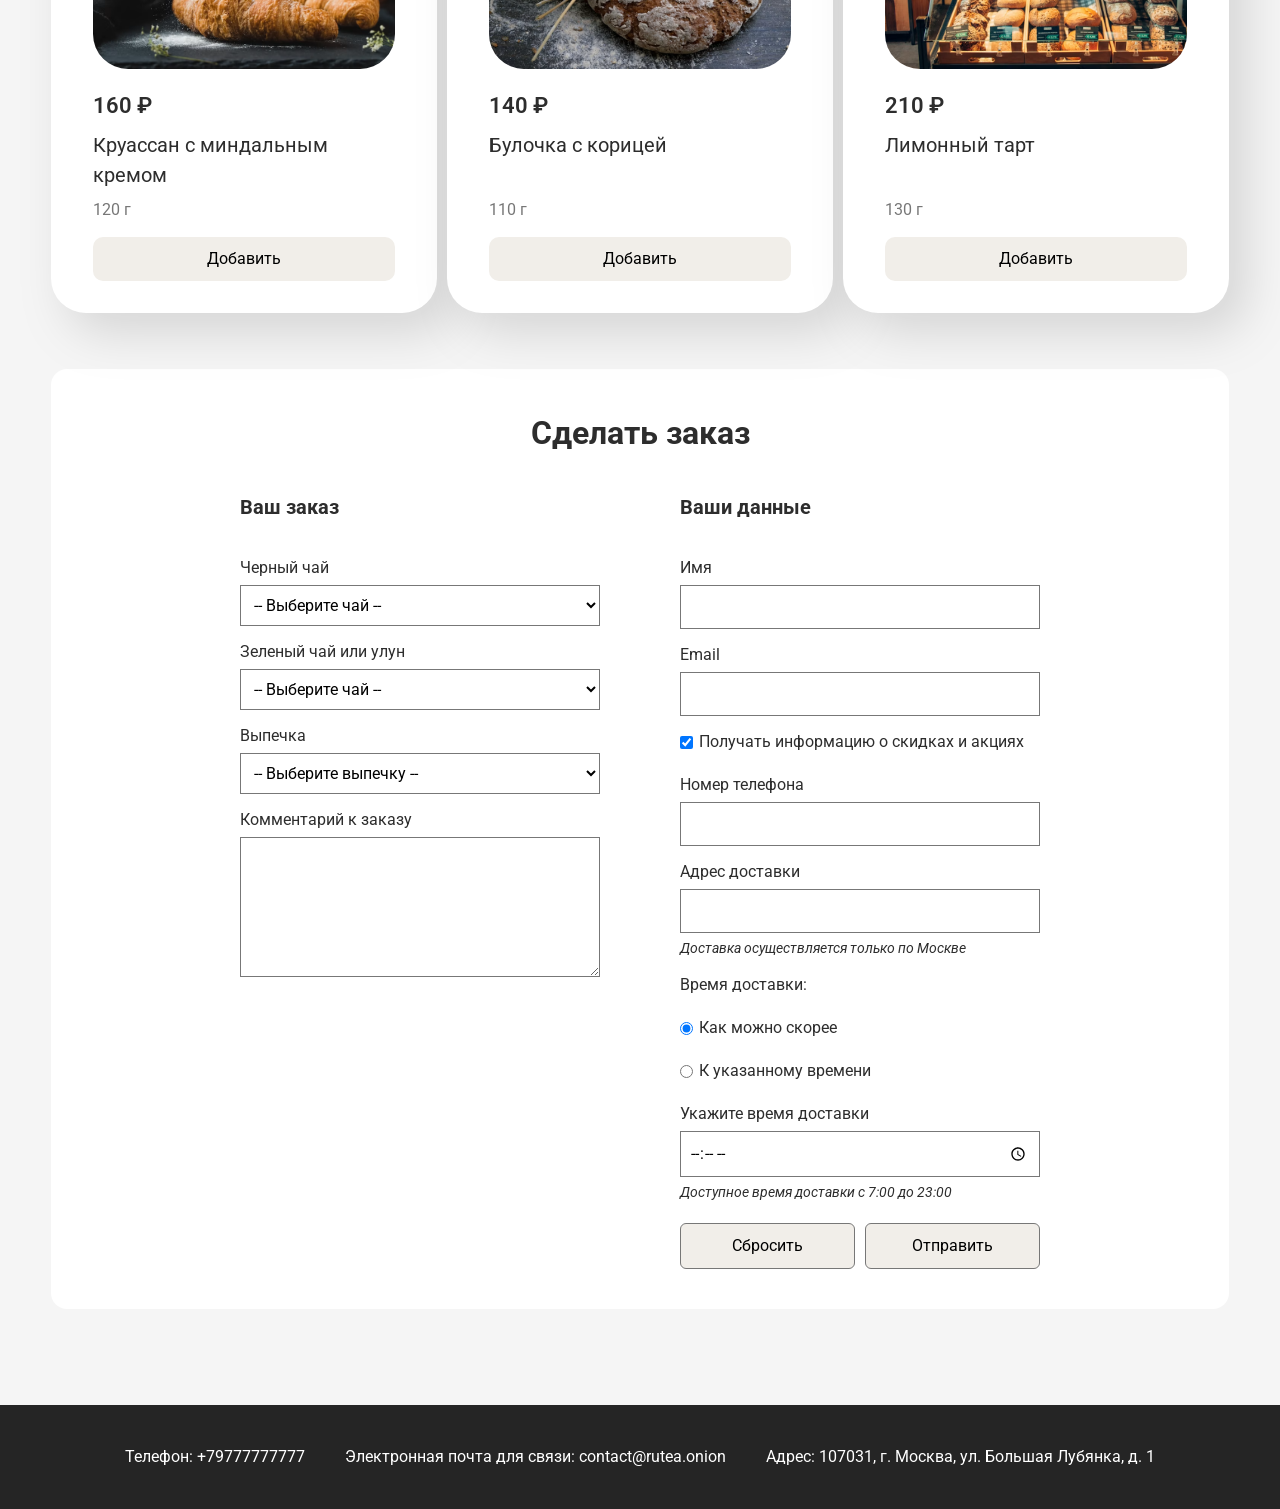
<file: lab3/order.html>
<!DOCTYPE html>
<html lang="ru">
<head>
    <meta charset="utf-8">
    <meta name="viewport" content="width=device-width, initial-scale=1.0">
    <link rel="preconnect" href="https://fonts.googleapis.com">
    <link rel="preconnect" href="https://fonts.gstatic.com" crossorigin>
    <link href="https://fonts.googleapis.com/css2?family=Roboto:ital,wght@0,100..900;1,100..900&display=swap" rel="stylesheet">
    <link rel="stylesheet" href="style.css">
    <link rel="stylesheet" href="order.css">
    <link rel="stylesheet" href="print.css" media="print">
    <title>RuTea - Собрать заказ</title>
</head>
<body>
    <header>
        <h1>RuTea</h1>
        <nav>
            <a href="index.html">Главная</a>
            <a href="index.html#about-us">О нас</a>
            <a href="index.html#reviews">Отзывы</a>
            <a class="active" href="order.html">Собрать заказ</a>
            <a href="#shop-footer">Контакты</a>
        </nav>
    </header>
    <main class="lunch-main">
        <h2 class="page-title">Собрать заказ</h2>
        <section class="menu-section">
            <h2>Черный чай</h2>
            <div class="dishes">
                <div class="dish">
                    <img src="images/grey.jpg" alt="Черный чай Эрл Грей">
                    <p class="dish-price">180 ₽</p>
                    <p class="dish-name">Эрл Грей с бергамотом</p>
                    <p class="dish-weight">400 мл</p>
                    <button type="button">Добавить</button>
                </div>
                <div class="dish">
                    <img src="images/assam.jpg" alt="Черный чай Ассам">
                    <p class="dish-price">170 ₽</p>
                    <p class="dish-name">Классический Ассам</p>
                    <p class="dish-weight">400 мл</p>
                    <button type="button">Добавить</button>
                </div>
                <div class="dish">
                    <img src="images/grey.jpg" alt="Пряный чай масала">
                    <p class="dish-price">220 ₽</p>
                    <p class="dish-name">Пряный чай масала с молоком</p>
                    <p class="dish-weight">400 мл</p>
                    <button type="button">Добавить</button>
                </div>
            </div>
        </section>
        <section class="menu-section">
            <h2>Зеленый чай и улуны</h2>
            <div class="dishes">
                <div class="dish">
                    <img src="images/tea.jpg" alt="Зеленый чай сенча">
                    <p class="dish-price">190 ₽</p>
                    <p class="dish-name">Японская сенча</p>
                    <p class="dish-weight">400 мл</p>
                    <button type="button">Добавить</button>
                </div>
                <div class="dish">
                    <img src="images/tea.jpg" alt="Зеленый чай с жасмином">
                    <p class="dish-price">200 ₽</p>
                    <p class="dish-name">Зеленый чай с жасмином</p>
                    <p class="dish-weight">400 мл</p>
                    <button type="button">Добавить</button>
                </div>
                <div class="dish">
                    <img src="images/assam.jpg" alt="Молочный улун">
                    <p class="dish-price">230 ₽</p>
                    <p class="dish-name">Молочный улун</p>
                    <p class="dish-weight">400 мл</p>
                    <button type="button">Добавить</button>
                </div>
            </div>
        </section>
        <section class="menu-section">
            <h2>Выпечка к чаю</h2>
            <div class="dishes">
                <div class="dish">
                    <img src="images/cr.jpg" alt="Круассан">
                    <p class="dish-price">160 ₽</p>
                    <p class="dish-name">Круассан с миндальным кремом</p>
                    <p class="dish-weight">120 г</p>
                    <button type="button">Добавить</button>
                </div>
                <div class="dish">
                    <img src="images/xleb.jpg" alt="Булочка с корицей">
                    <p class="dish-price">140 ₽</p>
                    <p class="dish-name">Булочка с корицей</p>
                    <p class="dish-weight">110 г</p>
                    <button type="button">Добавить</button>
                </div>
                <div class="dish">
                    <img src="images/xleb_mnoga.jpg" alt="Лимонный тарт">
                    <p class="dish-price">210 ₽</p>
                    <p class="dish-name">Лимонный тарт</p>
                    <p class="dish-weight">130 г</p>
                    <button type="button">Добавить</button>
                </div>
            </div>
        </section>
        <section class="order-section" id="make-order">
            <h2>Сделать заказ</h2>
            <form class="order-form" action="#" method="post">
                <div class="order-column">
                    <h3>Ваш заказ</h3>
                    <label for="black-tea">Черный чай</label>
                    <select id="black-tea" name="black-tea">
                        <option value="">-- Выберите чай --</option>
                        <option value="earl-grey">Эрл Грей с бергамотом</option>
                        <option value="assam">Классический Ассам</option>
                        <option value="masala">Пряный чай масала с молоком</option>
                    </select>

                    <label for="green-tea">Зеленый чай или улун</label>
                    <select id="green-tea" name="green-tea">
                        <option value="">-- Выберите чай --</option>
                        <option value="sencha">Японская сенча</option>
                        <option value="jasmine">Зеленый чай с жасмином</option>
                        <option value="oolong">Молочный улун</option>
                    </select>

                    <label for="pastry">Выпечка</label>
                    <select id="pastry" name="pastry">
                        <option value="">-- Выберите выпечку --</option>
                        <option value="croissant">Круассан с миндальным кремом</option>
                        <option value="cinnamon-roll">Булочка с корицей</option>
                        <option value="lemon-tart">Лимонный тарт</option>
                    </select>

                    <label for="comment">Комментарий к заказу</label>
                    <textarea id="comment" name="comment" rows="5"></textarea>
                </div>

                <div class="order-column">
                    <h3>Ваши данные</h3>
                    <label for="name">Имя</label>
                    <input id="name" name="name" type="text" required>

                    <label for="email">Email</label>
                    <input id="email" name="email" type="email" required>

                    <label class="checkbox-label">
                        <input name="subscribe" type="checkbox" checked>
                        Получать информацию о скидках и акциях
                    </label>

                    <label for="phone">Номер телефона</label>
                    <input id="phone" name="phone" type="tel" required>

                    <label for="address">Адрес доставки</label>
                    <input id="address" name="address" type="text" required>
                    <p class="form-note">Доставка осуществляется только по Москве</p>

                    <p class="delivery-title">Время доставки:</p>
                    <label class="radio-label">
                        <input name="delivery-time" type="radio" value="fast" checked>
                        Как можно скорее
                    </label>
                    <label class="radio-label">
                        <input name="delivery-time" type="radio" value="selected">
                        К указанному времени
                    </label>

                    <label for="time">Укажите время доставки</label>
                    <input id="time" name="time" type="time" min="07:00" max="23:00">
                    <p class="form-note">Доступное время доставки с 7:00 до 23:00</p>

                    <div class="order-buttons">
                        <button type="reset">Сбросить</button>
                        <button type="submit">Отправить</button>
                    </div>
                </div>
            </form>
        </section>
    </main>
    <footer id="shop-footer">
        <ul>
            <li>Телефон: <a href="tel:+79777777777">+79777777777</a></li>
            <li>Электронная почта для связи: <a href="mailto:contact@rutea.onion">contact@rutea.onion</a></li>
            <li>Адрес: 107031, г. Москва, ул. Большая Лубянка, д. 1</li>
        </ul>
    </footer>
</body>
</html>
</file>
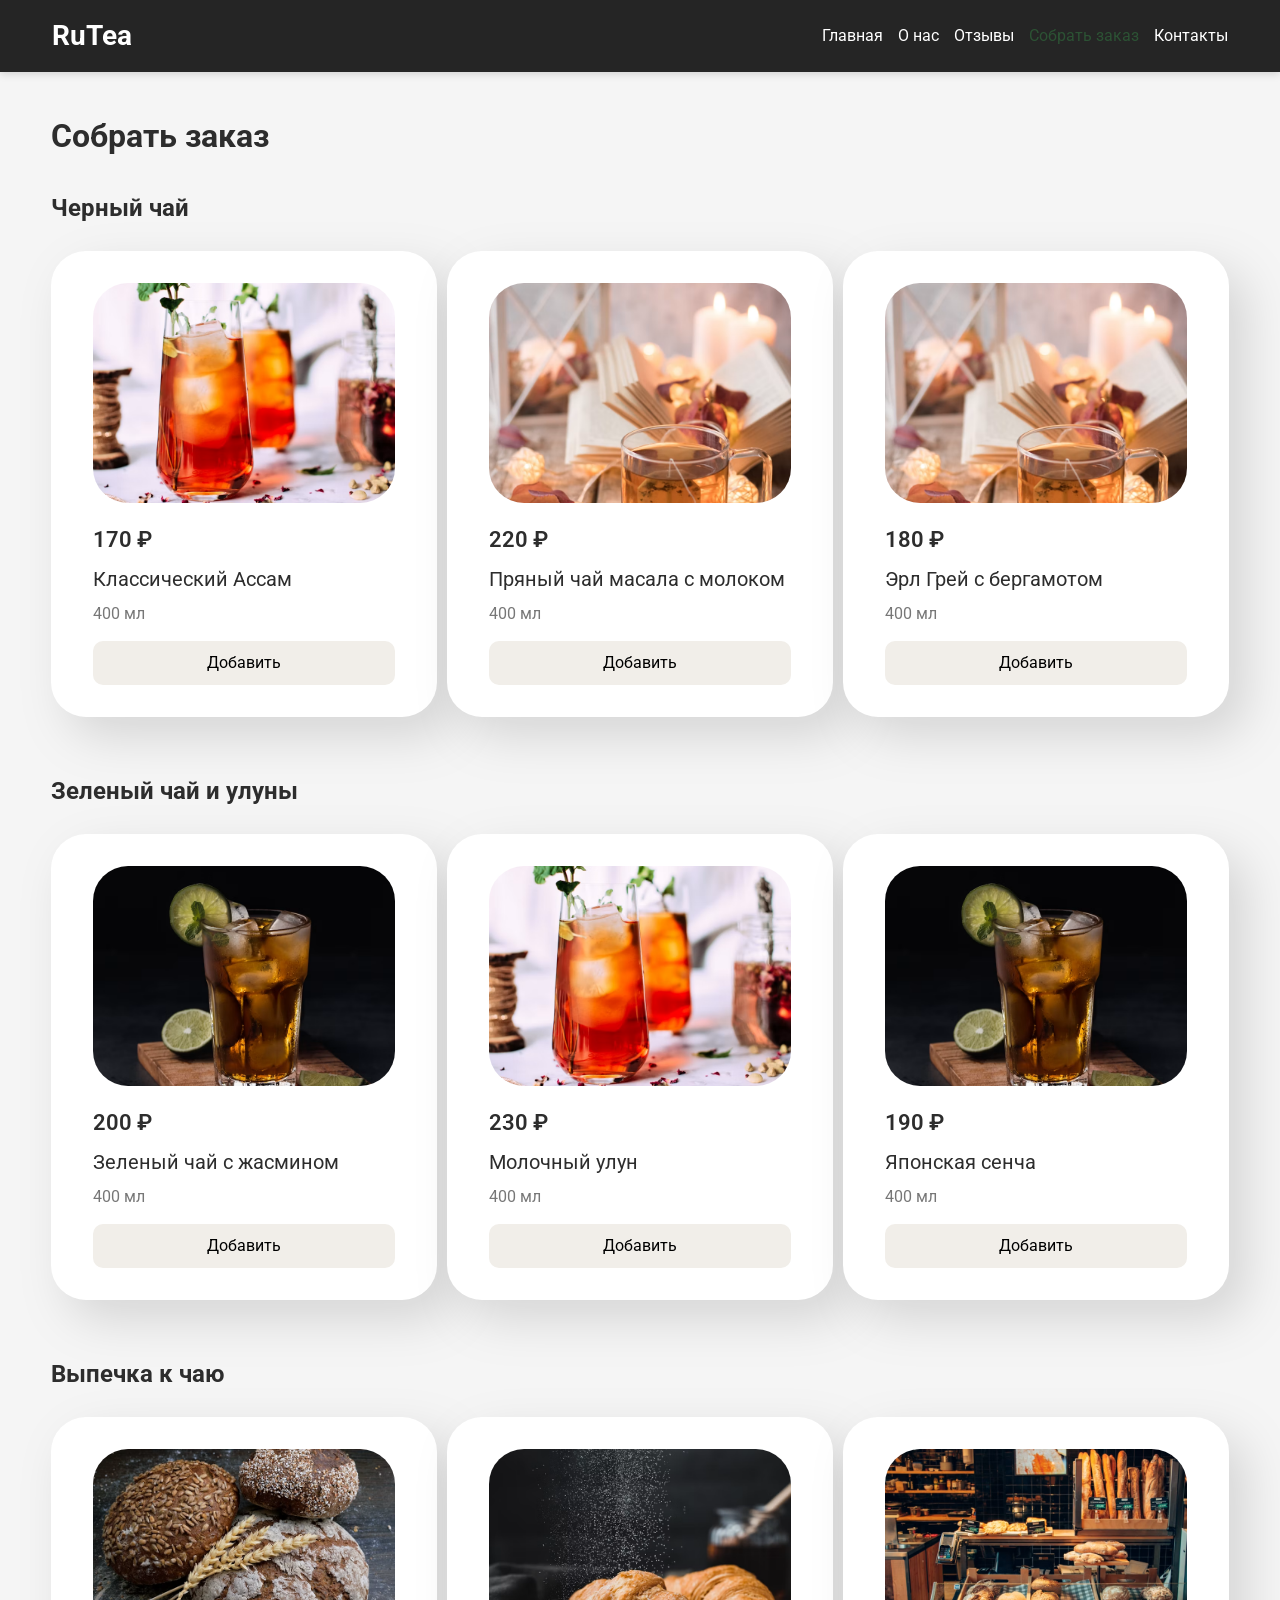
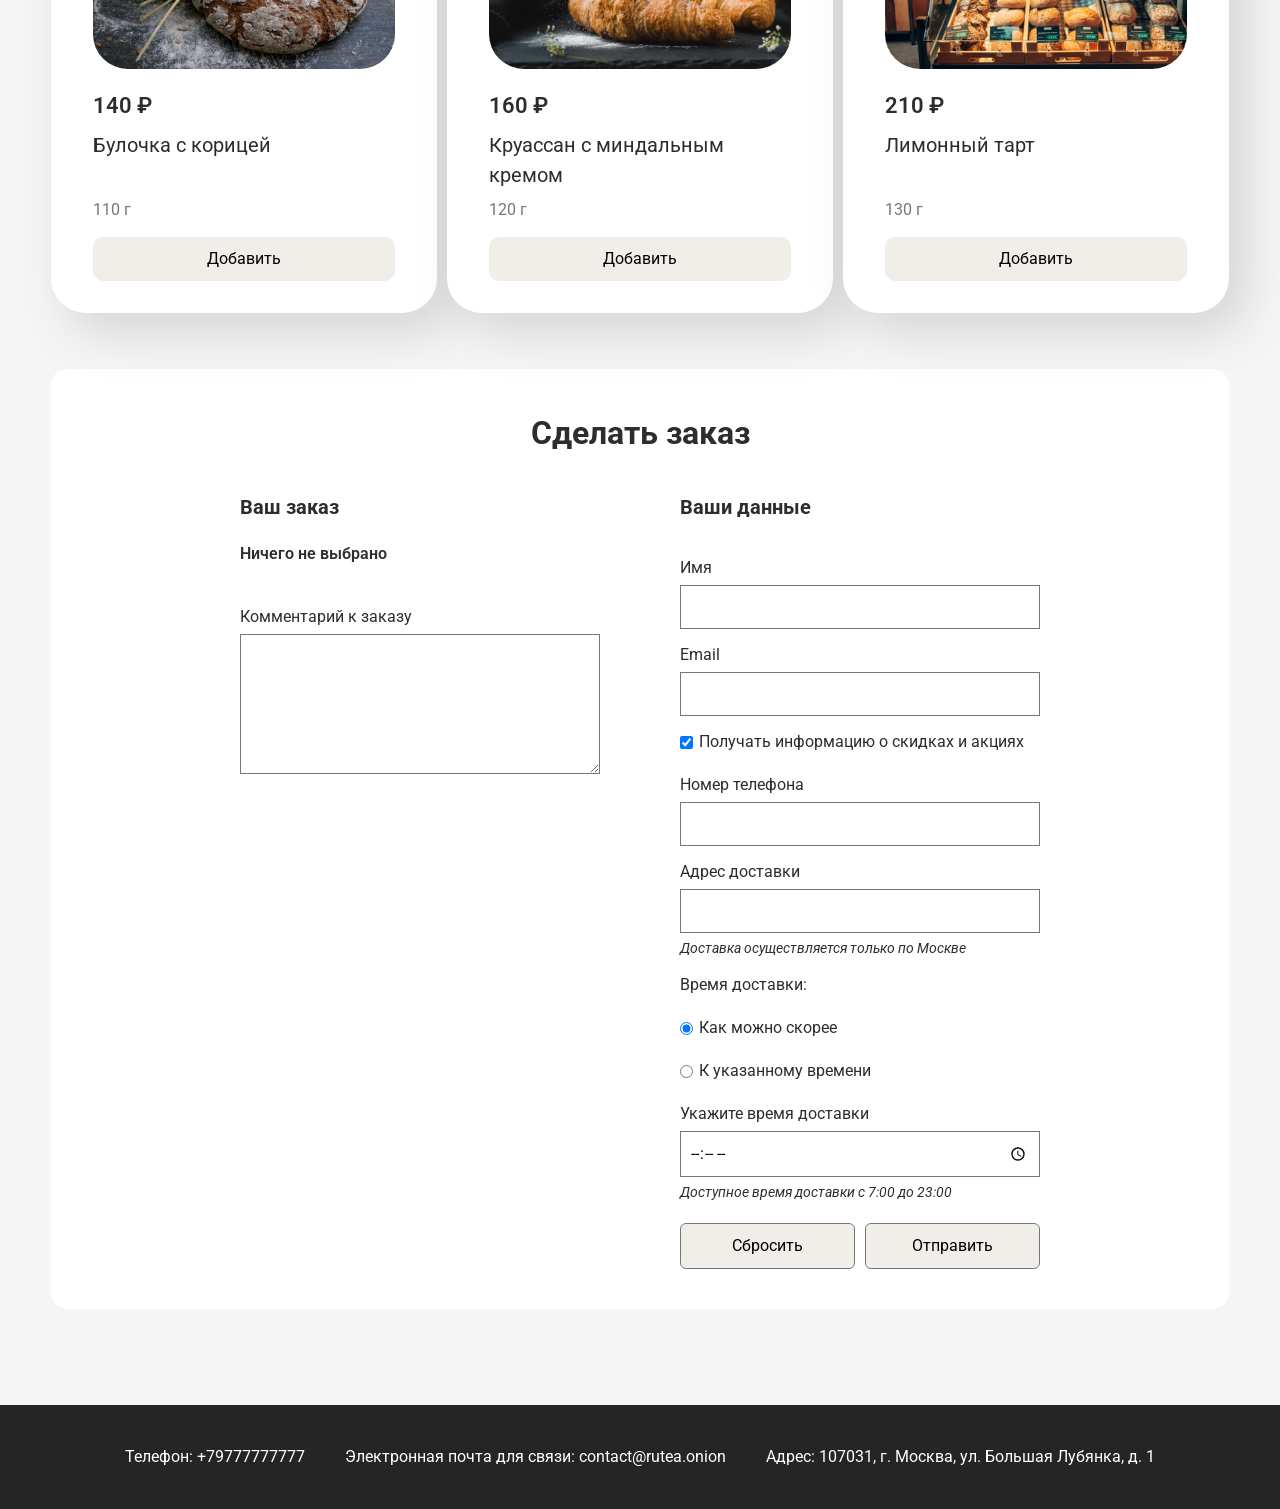
<file: lab4/order.html>
<!DOCTYPE html>
<html lang="ru">
<head>
    <meta charset="utf-8">
    <meta name="viewport" content="width=device-width, initial-scale=1.0">
    <link rel="preconnect" href="https://fonts.googleapis.com">
    <link rel="preconnect" href="https://fonts.gstatic.com" crossorigin>
    <link href="https://fonts.googleapis.com/css2?family=Roboto:ital,wght@0,100..900;1,100..900&display=swap" rel="stylesheet">
    <link rel="stylesheet" href="style.css">
    <link rel="stylesheet" href="order.css">
    <link rel="stylesheet" href="print.css" media="print">
    <script src="dishes.js" defer></script>
    <script src="render-menu.js" defer></script>
    <script src="order.js" defer></script>
    <title>RuTea - Собрать заказ</title>
</head>
<body>
    <header>
        <h1>RuTea</h1>
        <nav>
            <a href="index.html">Главная</a>
            <a href="index.html#about-us">О нас</a>
            <a href="index.html#reviews">Отзывы</a>
            <a class="active" href="order.html">Собрать заказ</a>
            <a href="#shop-footer">Контакты</a>
        </nav>
    </header>
    <main class="lunch-main">
        <h2 class="page-title">Собрать заказ</h2>
        <section class="menu-section" data-category="black-tea">
            <h2>Черный чай</h2>
            <div class="dishes"></div>
        </section>
        <section class="menu-section" data-category="green-tea">
            <h2>Зеленый чай и улуны</h2>
            <div class="dishes"></div>
        </section>
        <section class="menu-section" data-category="pastry">
            <h2>Выпечка к чаю</h2>
            <div class="dishes"></div>
        </section>
        <template id="dish-template">
            <div class="dish" data-dish="">
                <img class="dish-image" src="" alt="">
                <p class="dish-price"></p>
                <p class="dish-name"></p>
                <p class="dish-weight"></p>
                <button type="button" aria-pressed="false">Добавить</button>
            </div>
        </template>
        <section class="order-section" id="make-order">
            <h2>Сделать заказ</h2>
            <form class="order-form" action="#" method="post">
                <div class="order-column">
                    <h3>Ваш заказ</h3>
                    <p class="order-empty">Ничего не выбрано</p>
                    <div class="order-summary" hidden>
                        <div class="order-entry" data-category="black-tea">
                            <h4>Черный чай</h4>
                            <p class="chosen-dish">Чай не выбран</p>
                        </div>
                        <div class="order-entry" data-category="green-tea">
                            <h4>Зеленый чай или улун</h4>
                            <p class="chosen-dish">Чай не выбран</p>
                        </div>
                        <div class="order-entry" data-category="pastry">
                            <h4>Выпечка</h4>
                            <p class="chosen-dish">Выпечка не выбрана</p>
                        </div>
                        <div class="order-total">
                            <h4>Стоимость заказа</h4>
                            <p class="order-total-value">0 ₽</p>
                        </div>
                    </div>
                    <input type="hidden" name="black-tea" value="">
                    <input type="hidden" name="green-tea" value="">
                    <input type="hidden" name="pastry" value="">
                    <label for="comment">Комментарий к заказу</label>
                    <textarea id="comment" name="comment" rows="5"></textarea>
                </div>
                <div class="order-column">
                    <h3>Ваши данные</h3>
                    <label for="name">Имя</label>
                    <input id="name" name="name" type="text" required>
                    <label for="email">Email</label>
                    <input id="email" name="email" type="email" required>
                    <label class="checkbox-label">
                        <input name="subscribe" type="checkbox" checked>
                        Получать информацию о скидках и акциях
                    </label>
                    <label for="phone">Номер телефона</label>
                    <input id="phone" name="phone" type="tel" required>
                    <label for="address">Адрес доставки</label>
                    <input id="address" name="address" type="text" required>
                    <p class="form-note">Доставка осуществляется только по Москве</p>
                    <p class="delivery-title">Время доставки:</p>
                    <label class="radio-label">
                        <input name="delivery-time" type="radio" value="fast" checked>
                        Как можно скорее
                    </label>
                    <label class="radio-label">
                        <input name="delivery-time" type="radio" value="selected">
                        К указанному времени
                    </label>
                    <label for="time">Укажите время доставки</label>
                    <input id="time" name="time" type="time" min="07:00" max="23:00">
                    <p class="form-note">Доступное время доставки с 7:00 до 23:00</p>
                    <div class="order-buttons">
                        <button type="reset">Сбросить</button>
                        <button type="submit">Отправить</button>
                    </div>
                </div>
            </form>
        </section>
    </main>
    <footer id="shop-footer">
        <ul>
            <li>Телефон: <a href="tel:+79777777777">+79777777777</a></li>
            <li>Электронная почта для связи: <a href="mailto:contact@rutea.onion">contact@rutea.onion</a></li>
            <li>Адрес: 107031, г. Москва, ул. Большая Лубянка, д. 1</li>
        </ul>
    </footer>
</body>
</html>
</file>
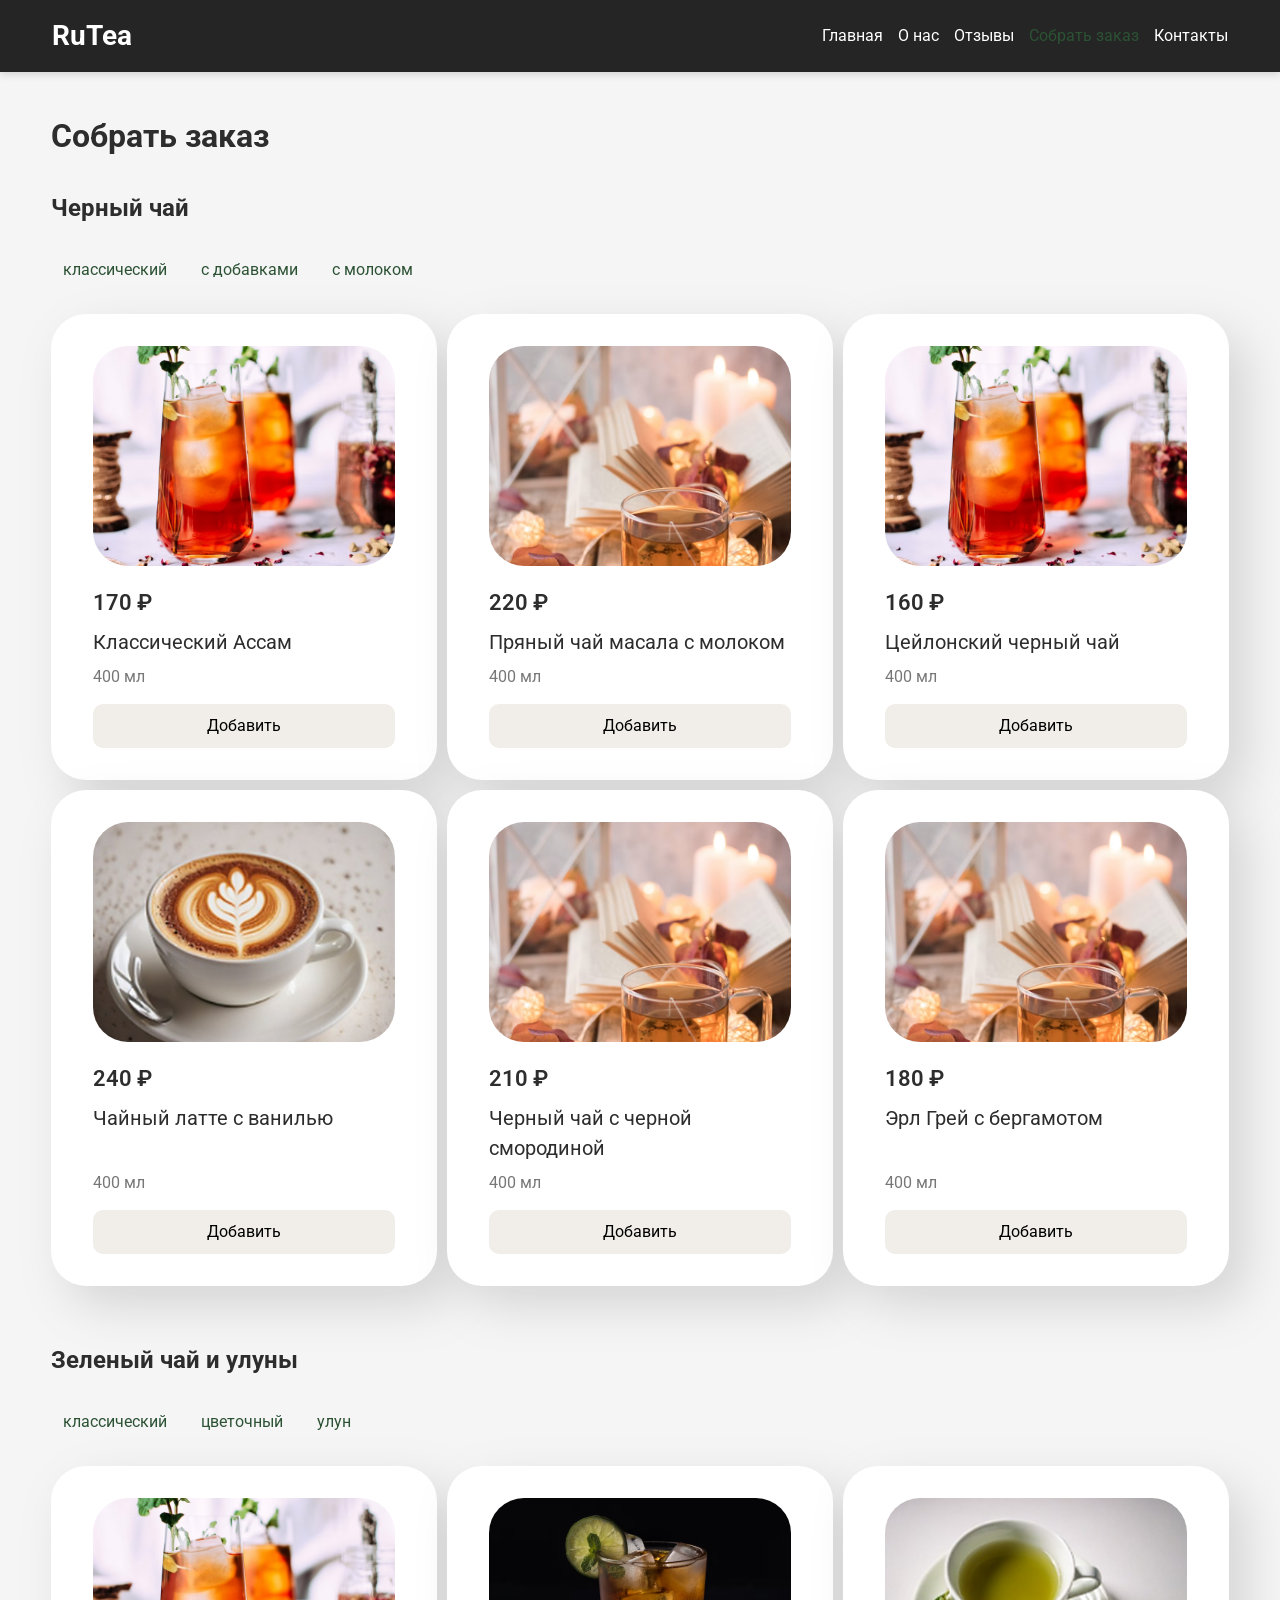
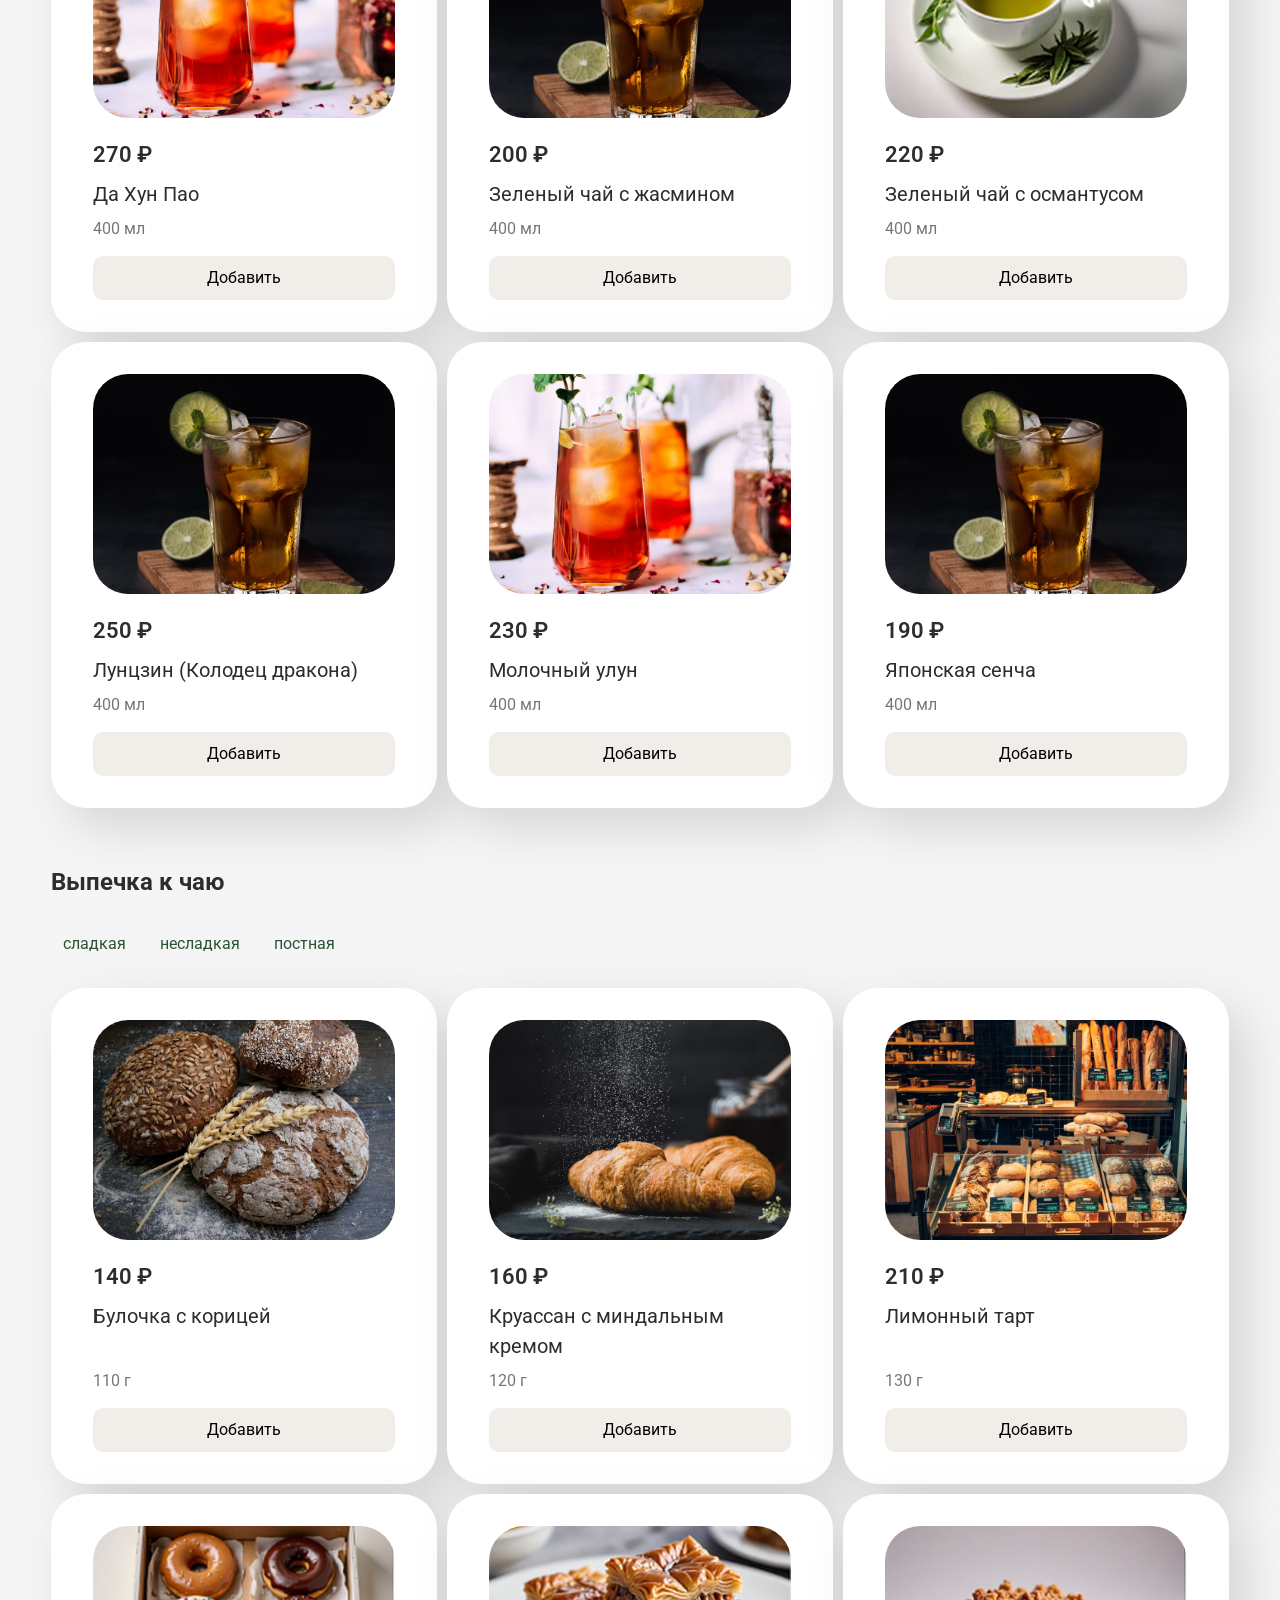
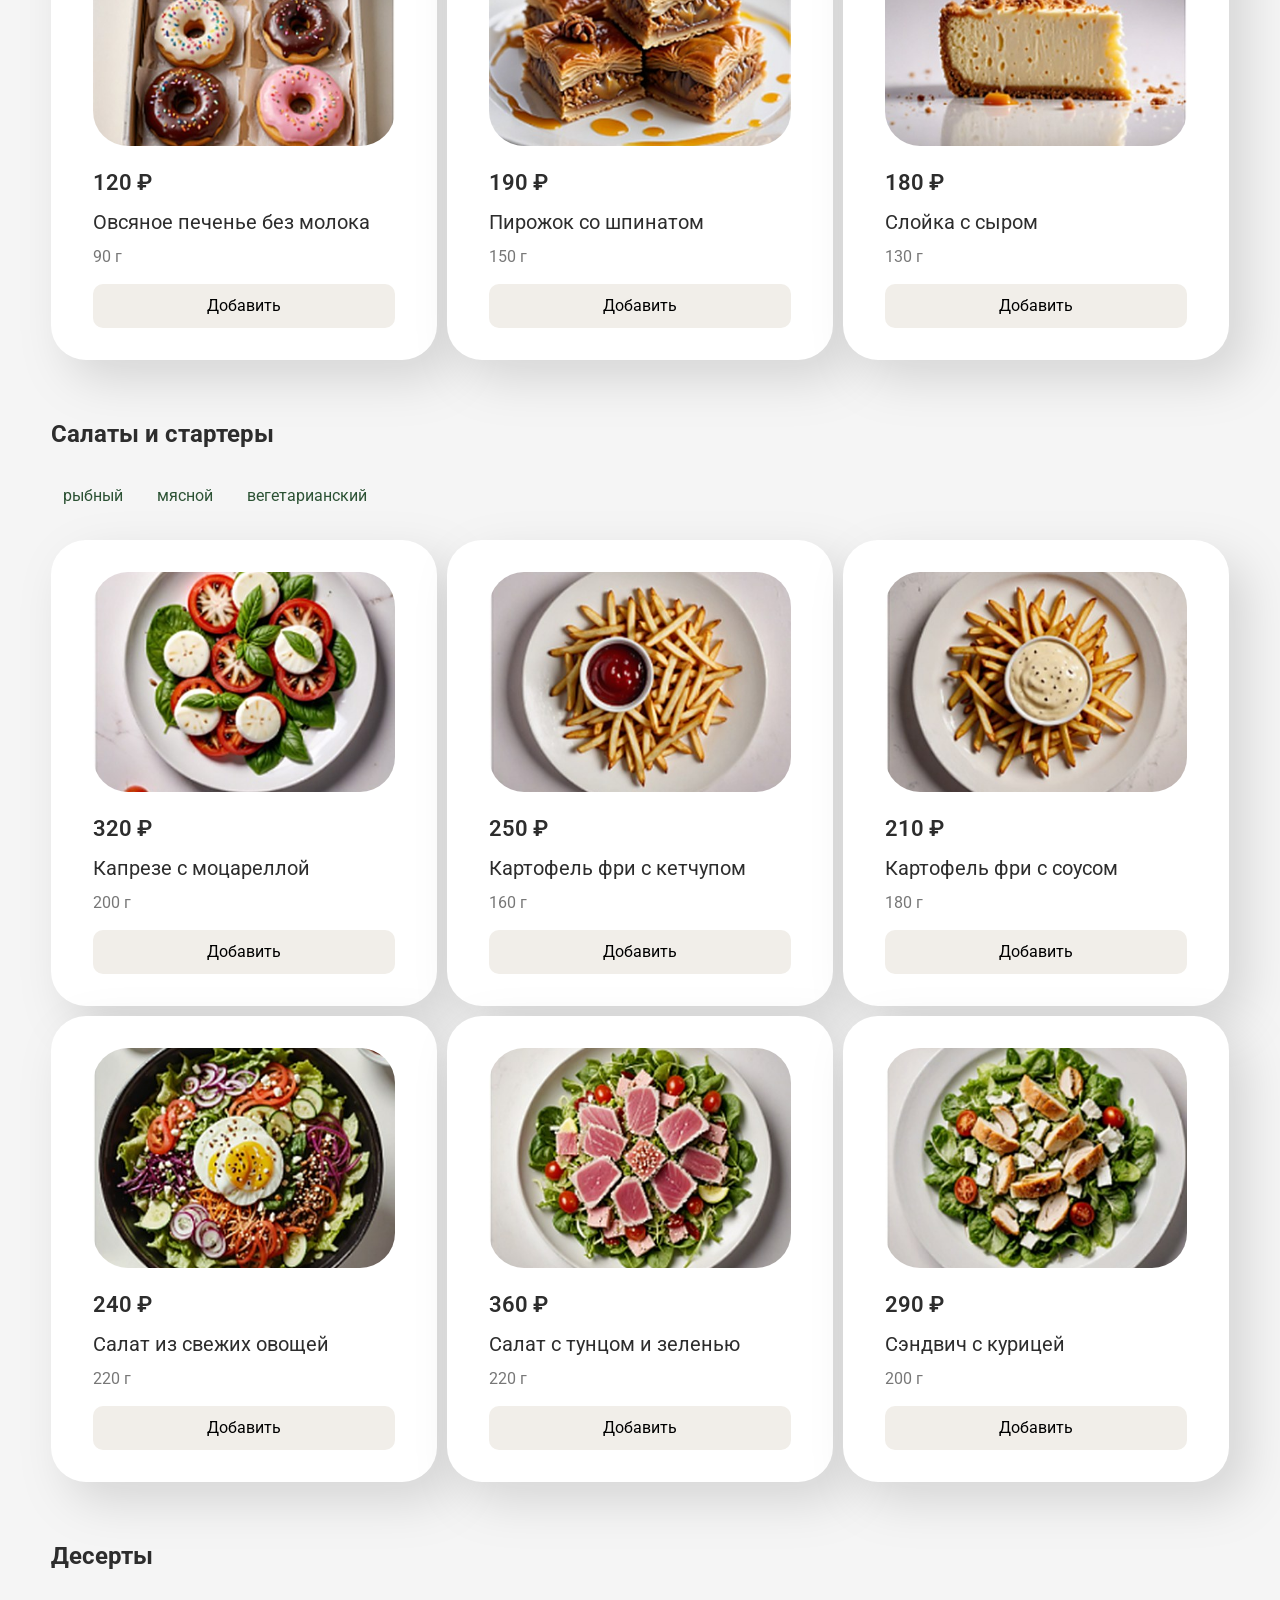
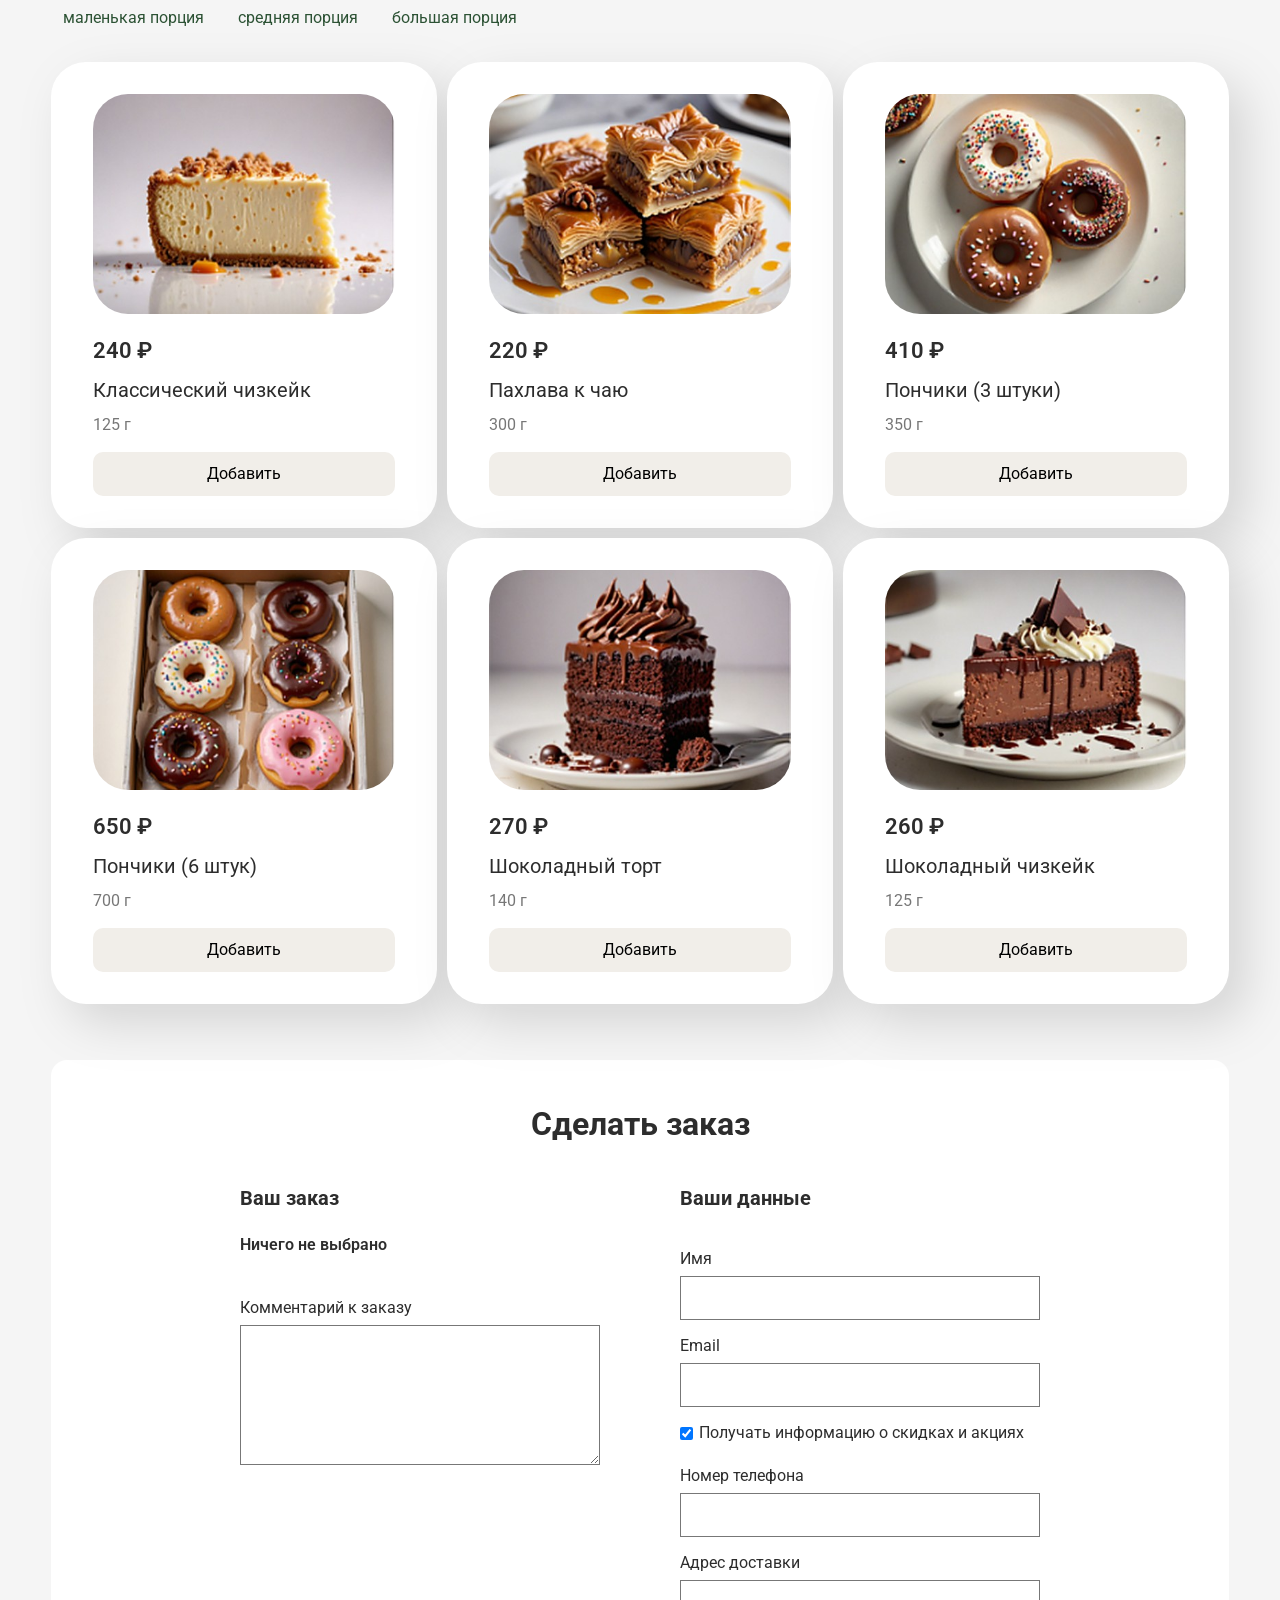
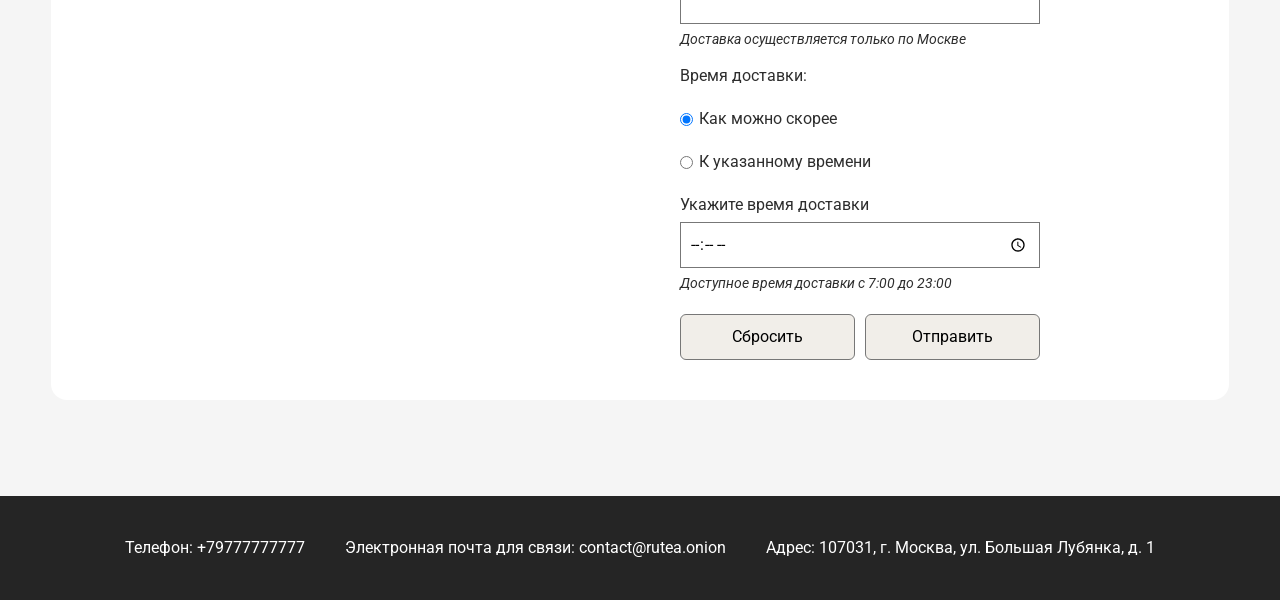
<file: lab5/order.html>
<!DOCTYPE html>
<html lang="ru">
<head>
    <meta charset="utf-8">
    <meta name="viewport" content="width=device-width, initial-scale=1.0">
    <link rel="preconnect" href="https://fonts.googleapis.com">
    <link rel="preconnect" href="https://fonts.gstatic.com" crossorigin>
    <link href="https://fonts.googleapis.com/css2?family=Roboto:ital,wght@0,100..900;1,100..900&display=swap" rel="stylesheet">
    <link rel="stylesheet" href="style.css">
    <link rel="stylesheet" href="order.css">
    <link rel="stylesheet" href="print.css" media="print">
    <script src="dishes.js" defer></script>
    <script src="render-menu.js" defer></script>
    <script src="filters.js" defer></script>
    <script src="order.js" defer></script>
    <title>RuTea - Собрать заказ</title>
</head>
<body>
    <header>
        <h1>RuTea</h1>
        <nav>
            <a href="index.html">Главная</a>
            <a href="index.html#about-us">О нас</a>
            <a href="index.html#reviews">Отзывы</a>
            <a class="active" href="order.html">Собрать заказ</a>
            <a href="#shop-footer">Контакты</a>
        </nav>
    </header>
    <main class="lunch-main">
        <h2 class="page-title">Собрать заказ</h2>
        <section class="menu-section" data-category="black-tea">
            <h2>Черный чай</h2>
            <div class="filters" aria-label="Фильтры черного чая">
                <button type="button" class="filter-button" data-kind="classic" aria-pressed="false">классический</button>
                <button type="button" class="filter-button" data-kind="flavored" aria-pressed="false">с добавками</button>
                <button type="button" class="filter-button" data-kind="milk" aria-pressed="false">с молоком</button>
            </div>
            <div class="dishes"></div>
        </section>
        <section class="menu-section" data-category="green-tea">
            <h2>Зеленый чай и улуны</h2>
            <div class="filters" aria-label="Фильтры зеленого чая и улунов">
                <button type="button" class="filter-button" data-kind="classic" aria-pressed="false">классический</button>
                <button type="button" class="filter-button" data-kind="floral" aria-pressed="false">цветочный</button>
                <button type="button" class="filter-button" data-kind="oolong" aria-pressed="false">улун</button>
            </div>
            <div class="dishes"></div>
        </section>
        <section class="menu-section" data-category="pastry">
            <h2>Выпечка к чаю</h2>
            <div class="filters" aria-label="Фильтры выпечки">
                <button type="button" class="filter-button" data-kind="sweet" aria-pressed="false">сладкая</button>
                <button type="button" class="filter-button" data-kind="savory" aria-pressed="false">несладкая</button>
                <button type="button" class="filter-button" data-kind="vegan" aria-pressed="false">постная</button>
            </div>
            <div class="dishes"></div>
        </section>
        <section class="menu-section" data-category="starter">
            <h2>Салаты и стартеры</h2>
            <div class="filters" aria-label="Фильтры салатов и стартеров">
                <button type="button" class="filter-button" data-kind="fish" aria-pressed="false">рыбный</button>
                <button type="button" class="filter-button" data-kind="meat" aria-pressed="false">мясной</button>
                <button type="button" class="filter-button" data-kind="veg" aria-pressed="false">вегетарианский</button>
            </div>
            <div class="dishes"></div>
        </section>
        <section class="menu-section" data-category="dessert">
            <h2>Десерты</h2>
            <div class="filters" aria-label="Фильтры десертов">
                <button type="button" class="filter-button" data-kind="small" aria-pressed="false">маленькая порция</button>
                <button type="button" class="filter-button" data-kind="medium" aria-pressed="false">средняя порция</button>
                <button type="button" class="filter-button" data-kind="large" aria-pressed="false">большая порция</button>
            </div>
            <div class="dishes"></div>
        </section>
        <template id="dish-template">
            <div class="dish" data-dish="">
                <img class="dish-image" src="" alt="">
                <p class="dish-price"></p>
                <p class="dish-name"></p>
                <p class="dish-weight"></p>
                <button type="button" aria-pressed="false">Добавить</button>
            </div>
        </template>
        <section class="order-section" id="make-order">
            <h2>Сделать заказ</h2>
            <form class="order-form" action="#" method="post">
                <div class="order-column">
                    <h3>Ваш заказ</h3>
                    <p class="order-empty">Ничего не выбрано</p>
                    <div class="order-summary" hidden>
                        <div class="order-entry" data-category="black-tea">
                            <h4>Черный чай</h4>
                            <p class="chosen-dish">Чай не выбран</p>
                        </div>
                        <div class="order-entry" data-category="green-tea">
                            <h4>Зеленый чай или улун</h4>
                            <p class="chosen-dish">Чай не выбран</p>
                        </div>
                        <div class="order-entry" data-category="pastry">
                            <h4>Выпечка</h4>
                            <p class="chosen-dish">Выпечка не выбрана</p>
                        </div>
                        <div class="order-entry" data-category="starter">
                            <h4>Салат или стартер</h4>
                            <p class="chosen-dish">Закуска не выбрана</p>
                        </div>
                        <div class="order-entry" data-category="dessert">
                            <h4>Десерт</h4>
                            <p class="chosen-dish">Десерт не выбран</p>
                        </div>
                        <div class="order-total">
                            <h4>Стоимость заказа</h4>
                            <p class="order-total-value">0 ₽</p>
                        </div>
                    </div>
                    <input type="hidden" name="black-tea" value="">
                    <input type="hidden" name="green-tea" value="">
                    <input type="hidden" name="pastry" value="">
                    <input type="hidden" name="starter" value="">
                    <input type="hidden" name="dessert" value="">
                    <label for="comment">Комментарий к заказу</label>
                    <textarea id="comment" name="comment" rows="5"></textarea>
                </div>
                <div class="order-column">
                    <h3>Ваши данные</h3>
                    <label for="name">Имя</label>
                    <input id="name" name="name" type="text" required>
                    <label for="email">Email</label>
                    <input id="email" name="email" type="email" required>
                    <label class="checkbox-label">
                        <input name="subscribe" type="checkbox" checked>
                        Получать информацию о скидках и акциях
                    </label>
                    <label for="phone">Номер телефона</label>
                    <input id="phone" name="phone" type="tel" required>
                    <label for="address">Адрес доставки</label>
                    <input id="address" name="address" type="text" required>
                    <p class="form-note">Доставка осуществляется только по Москве</p>
                    <p class="delivery-title">Время доставки:</p>
                    <label class="radio-label">
                        <input name="delivery-time" type="radio" value="fast" checked>
                        Как можно скорее
                    </label>
                    <label class="radio-label">
                        <input name="delivery-time" type="radio" value="selected">
                        К указанному времени
                    </label>
                    <label for="time">Укажите время доставки</label>
                    <input id="time" name="time" type="time" min="07:00" max="23:00">
                    <p class="form-note">Доступное время доставки с 7:00 до 23:00</p>
                    <div class="order-buttons">
                        <button type="reset">Сбросить</button>
                        <button type="submit">Отправить</button>
                    </div>
                </div>
            </form>
        </section>
    </main>
    <footer id="shop-footer">
        <ul>
            <li>Телефон: <a href="tel:+79777777777">+79777777777</a></li>
            <li>Электронная почта для связи: <a href="mailto:contact@rutea.onion">contact@rutea.onion</a></li>
            <li>Адрес: 107031, г. Москва, ул. Большая Лубянка, д. 1</li>
        </ul>
    </footer>
</body>
</html>
</file>
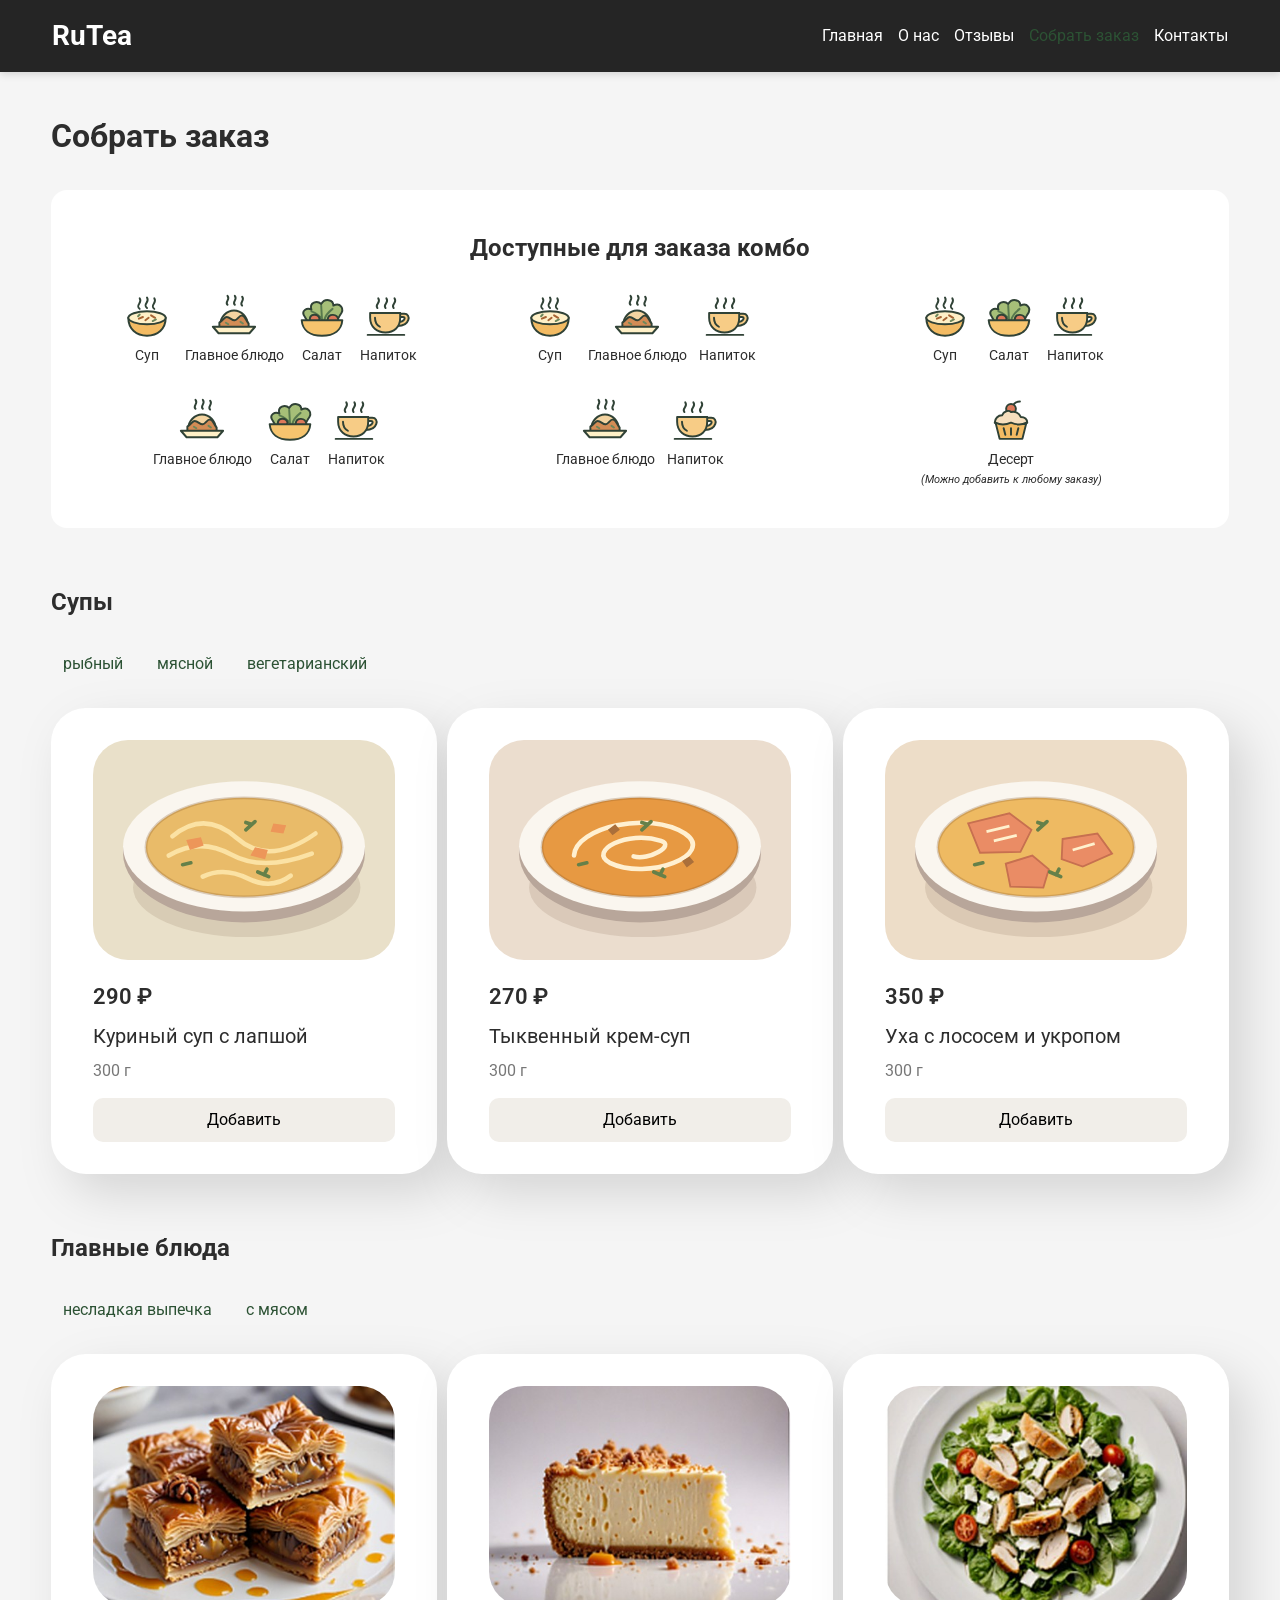
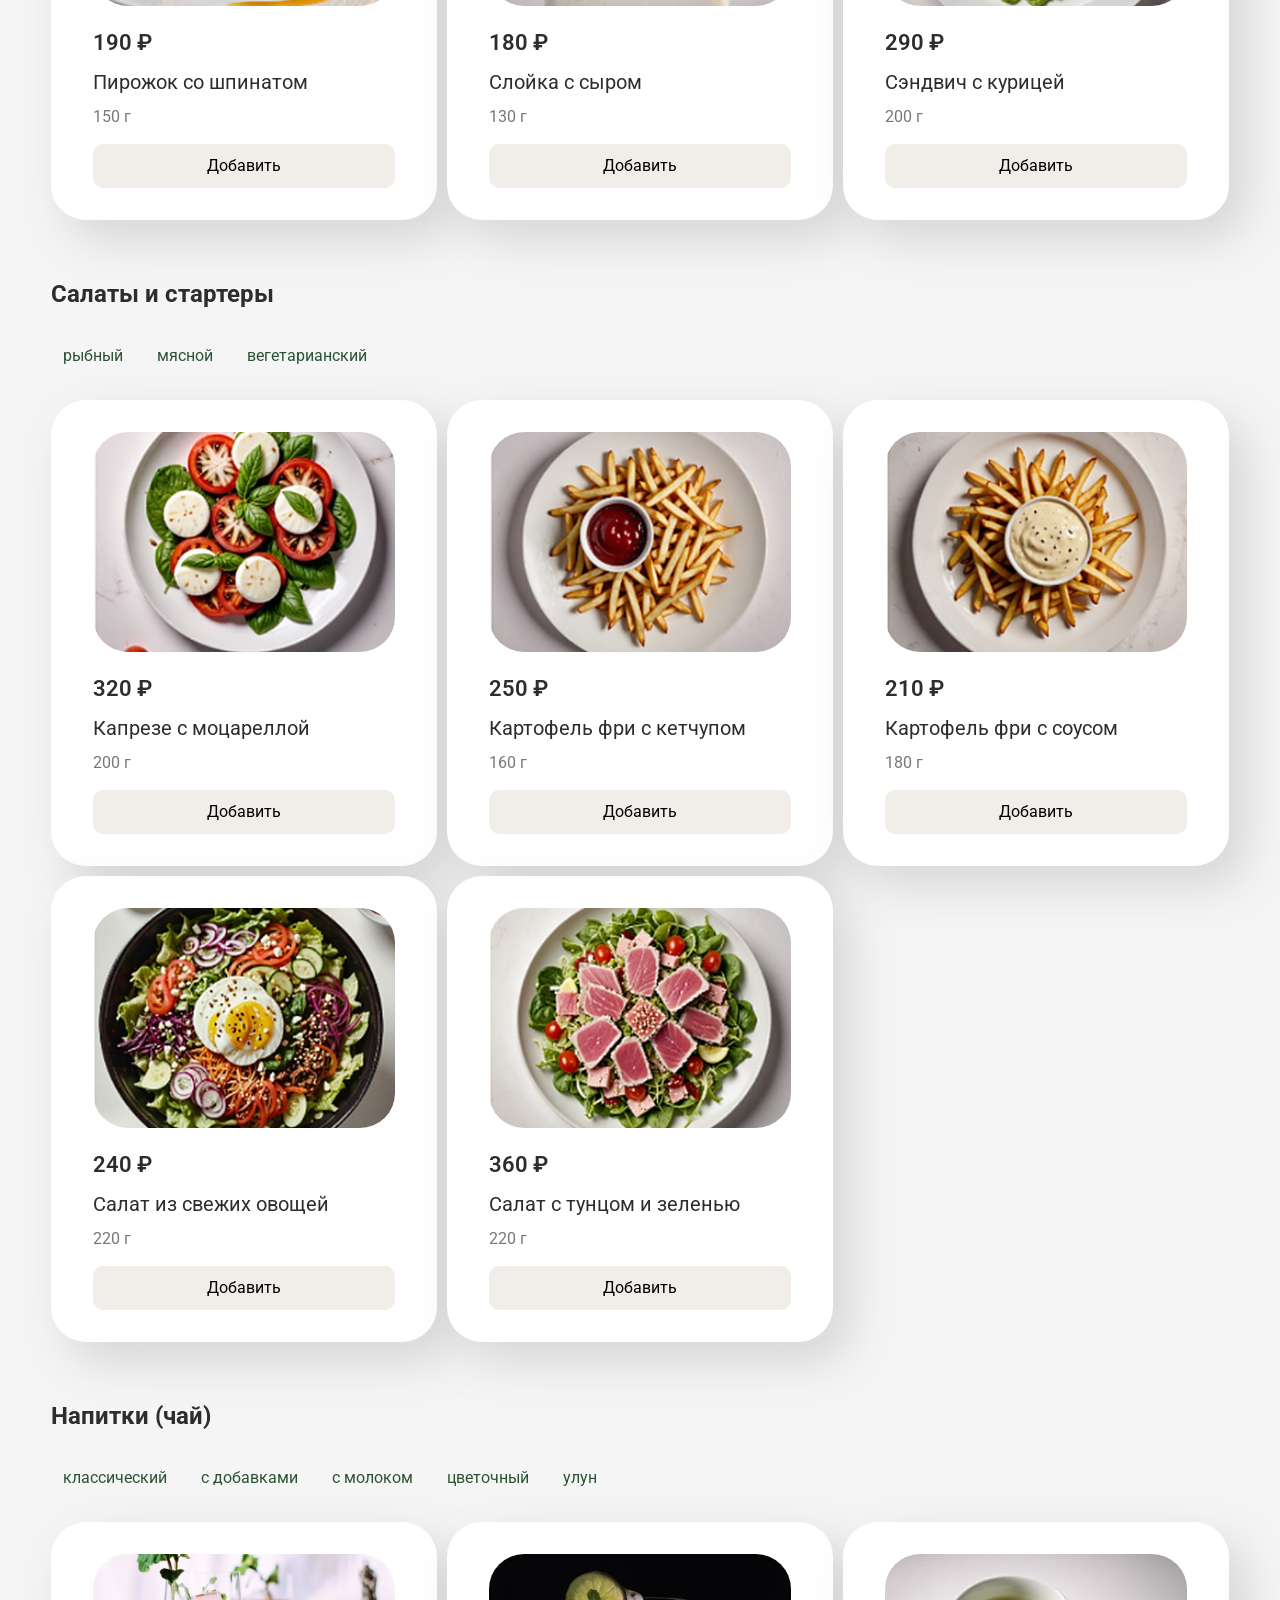
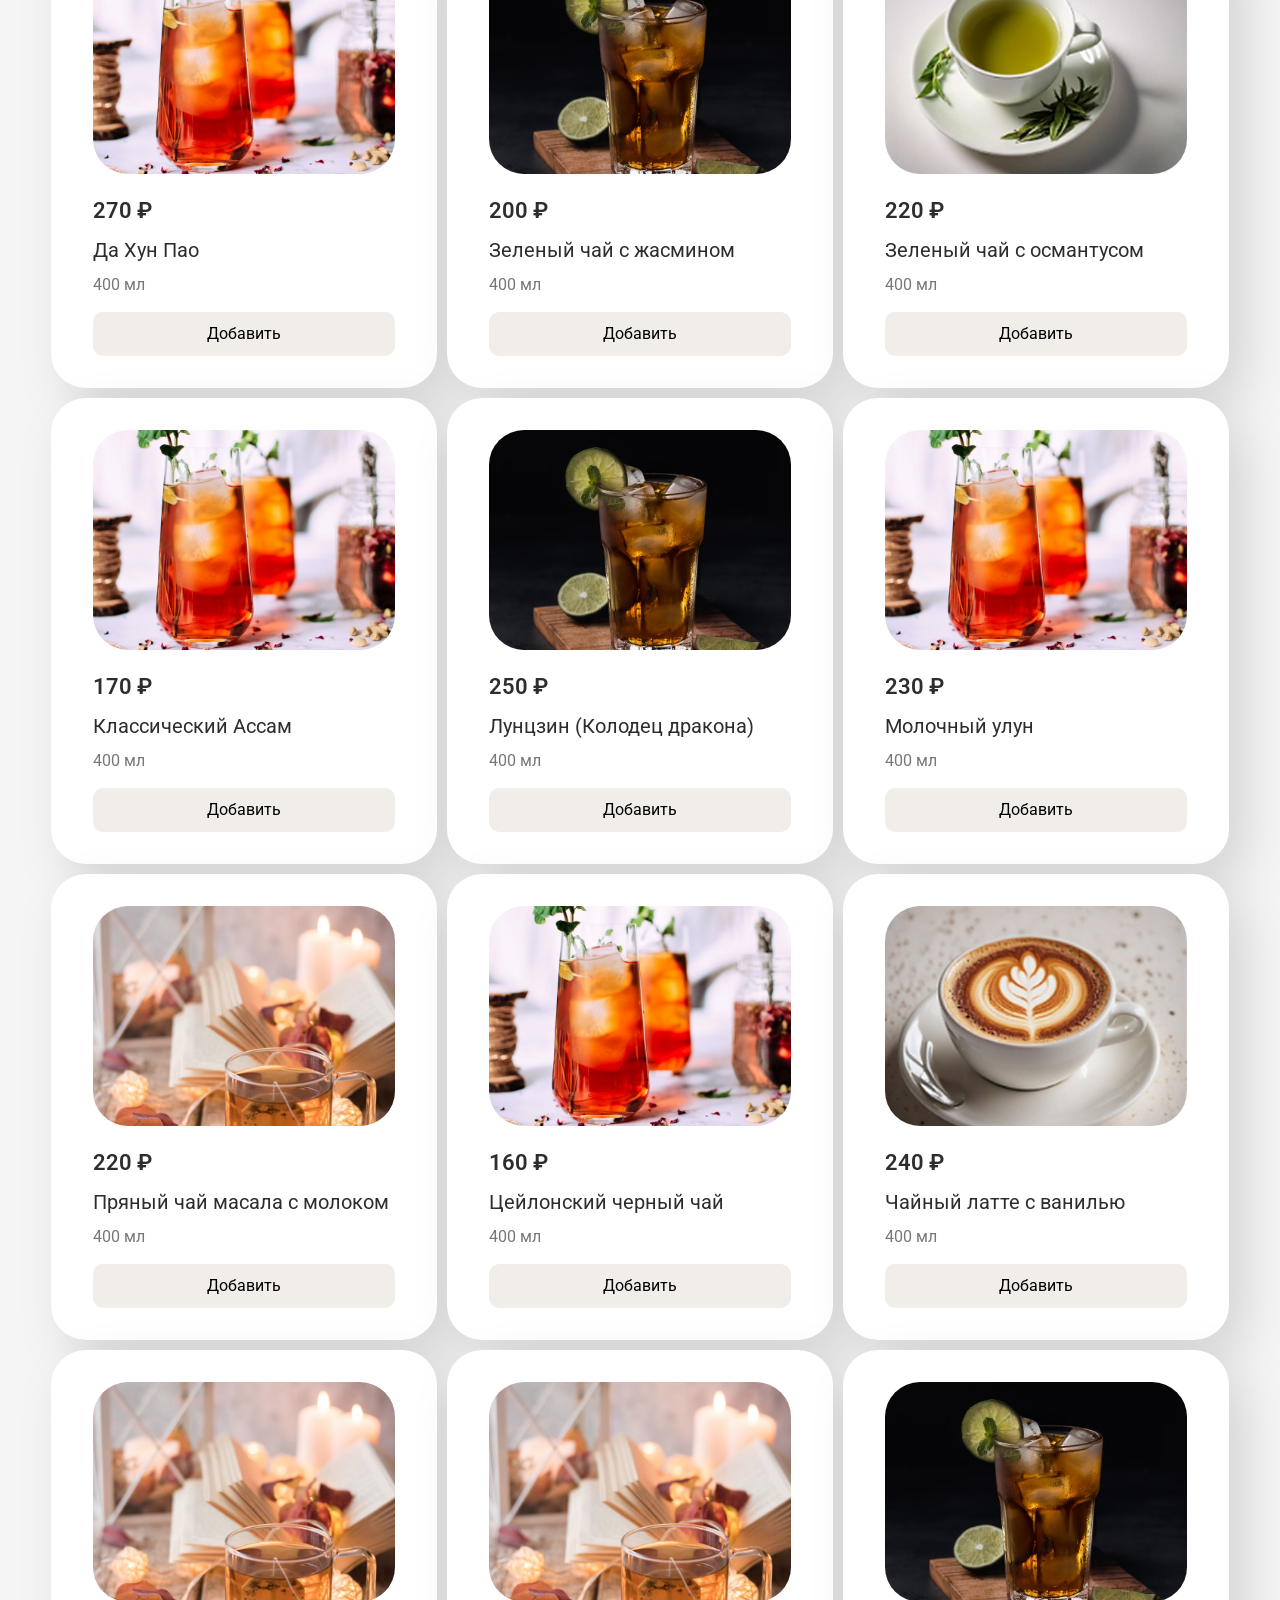
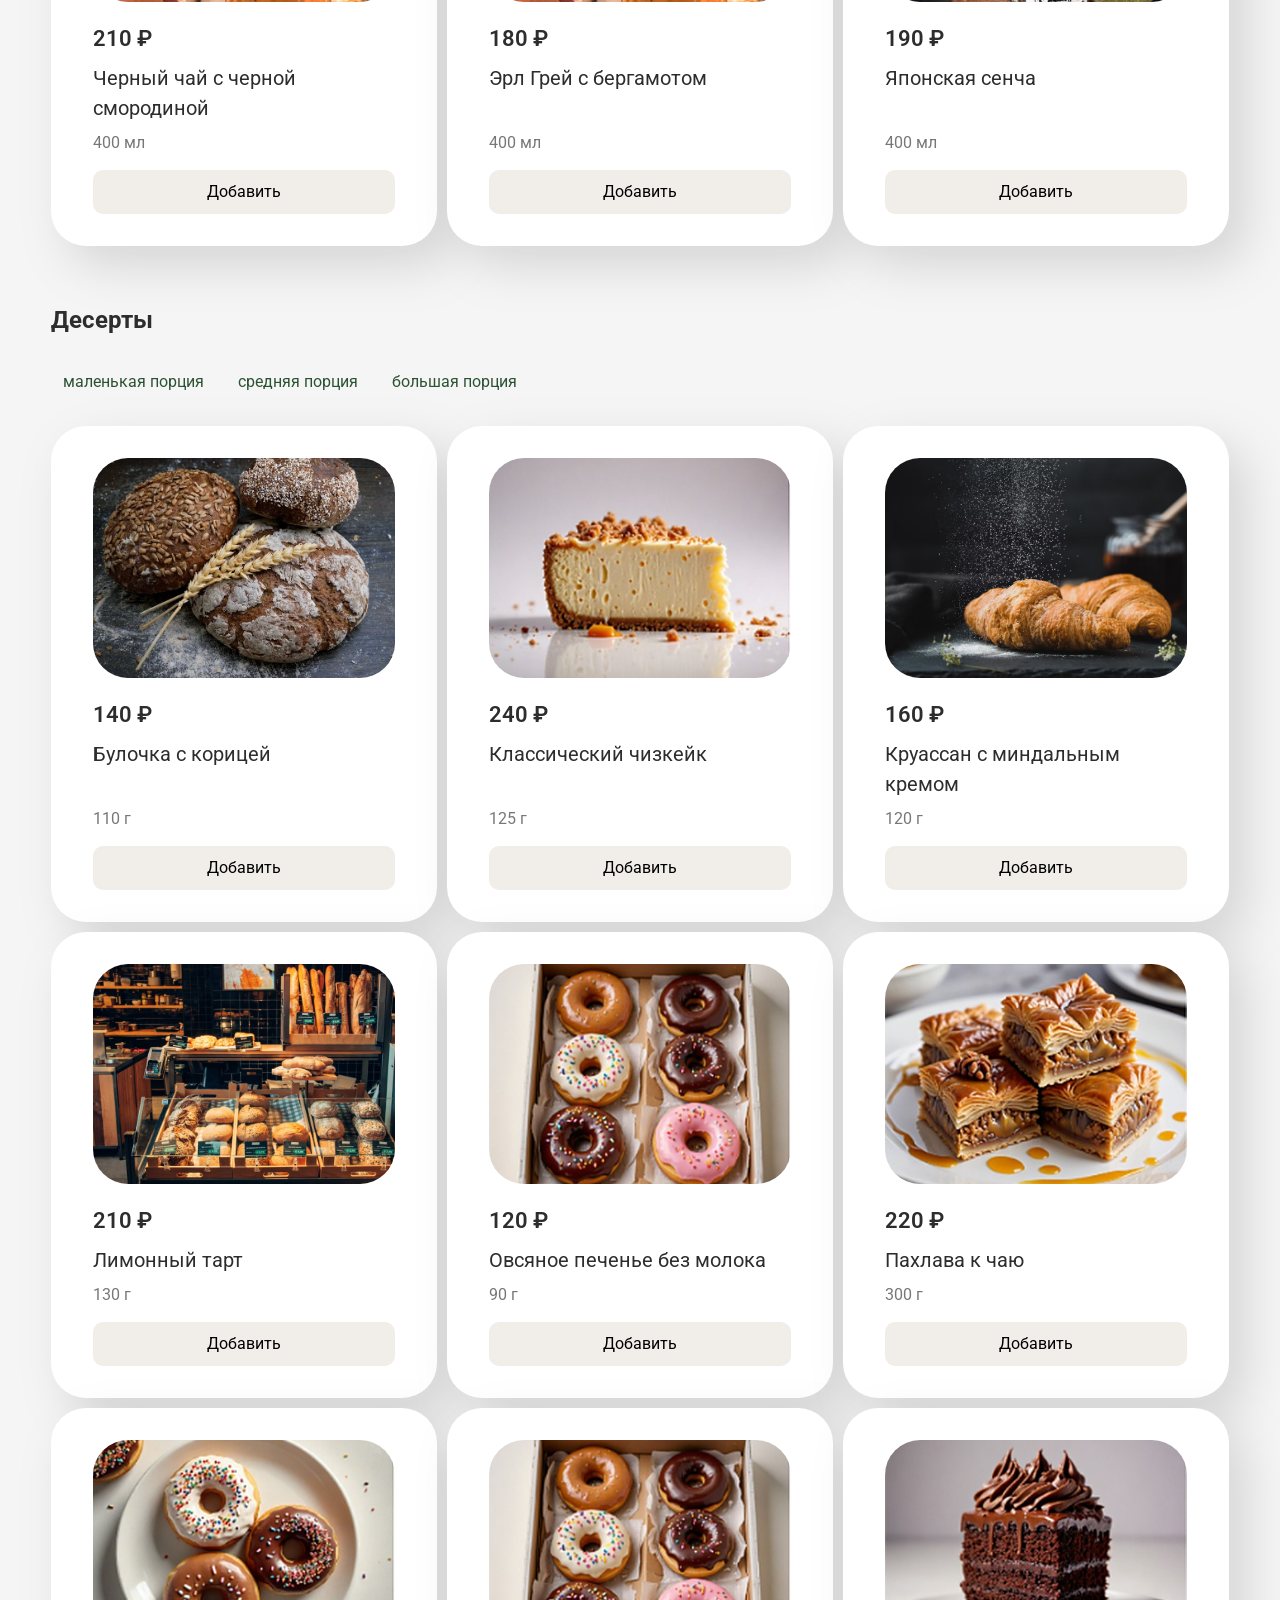
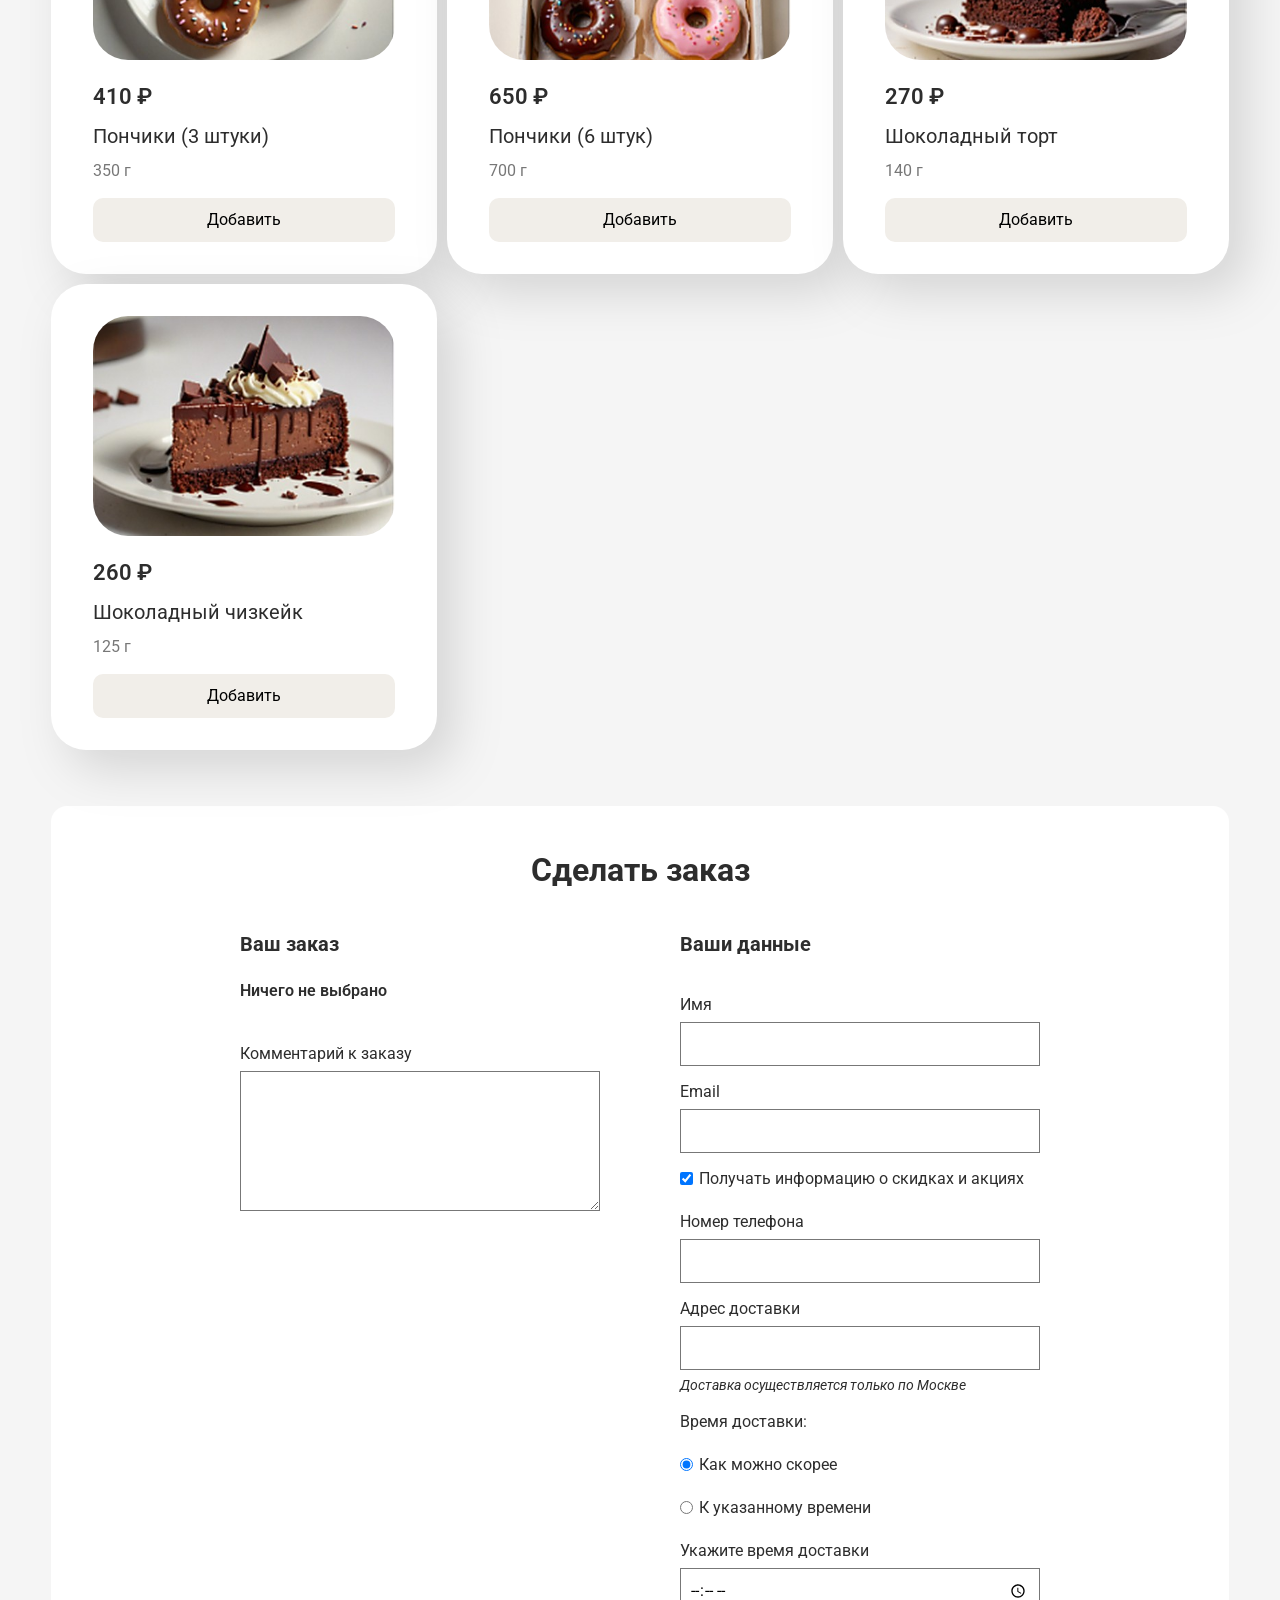
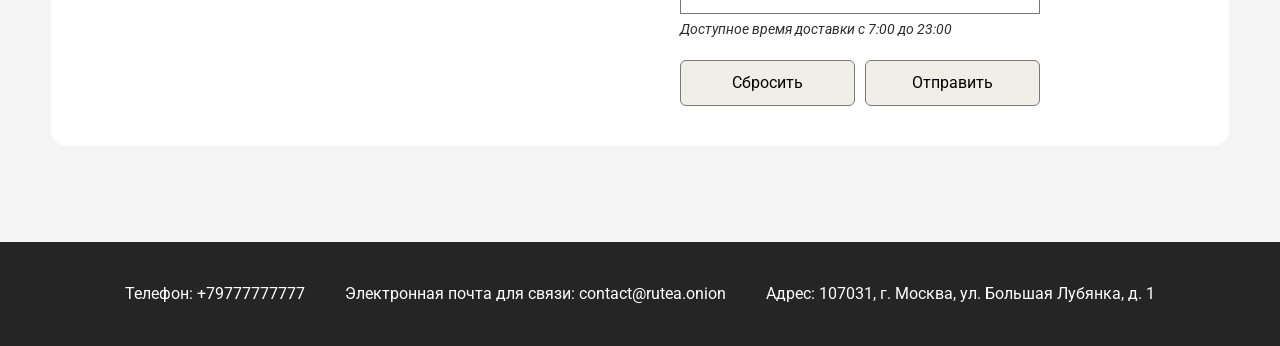
<file: lab6/order.html>
<!DOCTYPE html>
<html lang="ru">
<head>
    <meta charset="utf-8">
    <meta name="viewport" content="width=device-width, initial-scale=1.0">
    <link rel="preconnect" href="https://fonts.googleapis.com">
    <link rel="preconnect" href="https://fonts.gstatic.com" crossorigin>
    <link href="https://fonts.googleapis.com/css2?family=Roboto:ital,wght@0,100..900;1,100..900&display=swap" rel="stylesheet">
    <link rel="stylesheet" href="style.css">
    <link rel="stylesheet" href="order.css">
    <link rel="stylesheet" href="print.css" media="print">
    <script src="dishes.js" defer></script>
    <script src="render-menu.js" defer></script>
    <script src="filters.js" defer></script>
    <script src="combos.js" defer></script>
    <script src="order.js" defer></script>
    <title>RuTea - Собрать заказ</title>
</head>
<body>
    <header>
        <h1>RuTea</h1>
        <nav>
            <a href="index.html">Главная</a>
            <a href="index.html#about-us">О нас</a>
            <a href="index.html#reviews">Отзывы</a>
            <a class="active" href="order.html">Собрать заказ</a>
            <a href="#shop-footer">Контакты</a>
        </nav>
    </header>
    <main class="lunch-main">
        <h2 class="page-title">Собрать заказ</h2>
        <section class="combos-section" aria-labelledby="combos-title">
            <h2 id="combos-title">Доступные для заказа комбо</h2>
            <ul class="combos"></ul>
        </section>
        <section class="menu-section" data-category="soup">
            <h2>Супы</h2>
            <div class="filters" aria-label="Фильтры: супы">
                <button type="button" class="filter-button" data-kind="fish" aria-pressed="false">рыбный</button>
                <button type="button" class="filter-button" data-kind="meat" aria-pressed="false">мясной</button>
                <button type="button" class="filter-button" data-kind="veg" aria-pressed="false">вегетарианский</button>
            </div>
            <div class="dishes"></div>
        </section>
        <section class="menu-section" data-category="main">
            <h2>Главные блюда</h2>
            <div class="filters" aria-label="Фильтры: главные блюда">
                <button type="button" class="filter-button" data-kind="savory" aria-pressed="false">несладкая выпечка</button>
                <button type="button" class="filter-button" data-kind="meat" aria-pressed="false">с мясом</button>
            </div>
            <div class="dishes"></div>
        </section>
        <section class="menu-section" data-category="starter">
            <h2>Салаты и стартеры</h2>
            <div class="filters" aria-label="Фильтры салатов и стартеров">
                <button type="button" class="filter-button" data-kind="fish" aria-pressed="false">рыбный</button>
                <button type="button" class="filter-button" data-kind="meat" aria-pressed="false">мясной</button>
                <button type="button" class="filter-button" data-kind="veg" aria-pressed="false">вегетарианский</button>
            </div>
            <div class="dishes"></div>
        </section>
        <section class="menu-section" data-category="drink">
            <h2>Напитки (чай)</h2>
            <div class="filters" aria-label="Фильтры: чай и другие напитки">
                <button type="button" class="filter-button" data-kind="classic" aria-pressed="false">классический</button>
                <button type="button" class="filter-button" data-kind="flavored" aria-pressed="false">с добавками</button>
                <button type="button" class="filter-button" data-kind="milk" aria-pressed="false">с молоком</button>
                <button type="button" class="filter-button" data-kind="floral" aria-pressed="false">цветочный</button>
                <button type="button" class="filter-button" data-kind="oolong" aria-pressed="false">улун</button>
            </div>
            <div class="dishes"></div>
        </section>
        <section class="menu-section" data-category="dessert">
            <h2>Десерты</h2>
            <div class="filters" aria-label="Фильтры десертов">
                <button type="button" class="filter-button" data-kind="small" aria-pressed="false">маленькая порция</button>
                <button type="button" class="filter-button" data-kind="medium" aria-pressed="false">средняя порция</button>
                <button type="button" class="filter-button" data-kind="large" aria-pressed="false">большая порция</button>
            </div>
            <div class="dishes"></div>
        </section>
        <template id="dish-template">
            <div class="dish" data-dish="">
                <img class="dish-image" src="" alt="">
                <p class="dish-price"></p>
                <p class="dish-name"></p>
                <p class="dish-weight"></p>
                <button type="button" aria-pressed="false">Добавить</button>
            </div>
        </template>
        <section class="order-section" id="make-order">
            <h2>Сделать заказ</h2>
            <form class="order-form" action="#" method="post" novalidate>
                <div class="order-column">
                    <h3>Ваш заказ</h3>
                    <p class="order-empty">Ничего не выбрано</p>
                    <div class="order-summary" hidden>
                        <div class="order-entry" data-category="soup">
                            <h4>Суп</h4>
                            <p class="chosen-dish">Суп не выбран</p>
                        </div>
                        <div class="order-entry" data-category="main">
                            <h4>Главное блюдо</h4>
                            <p class="chosen-dish">Главное блюдо не выбрано</p>
                        </div>
                        <div class="order-entry" data-category="starter">
                            <h4>Салат или стартер</h4>
                            <p class="chosen-dish">Закуска не выбрана</p>
                        </div>
                        <div class="order-entry" data-category="drink">
                            <h4>Напиток</h4>
                            <p class="chosen-dish">Напиток не выбран</p>
                        </div>
                        <div class="order-entry" data-category="dessert">
                            <h4>Десерт</h4>
                            <p class="chosen-dish">Десерт не выбран</p>
                        </div>
                        <div class="order-total">
                            <h4>Стоимость заказа</h4>
                            <p class="order-total-value">0 ₽</p>
                        </div>
                    </div>
                    <input type="hidden" name="soup" value="">
                    <input type="hidden" name="main" value="">
                    <input type="hidden" name="starter" value="">
                    <input type="hidden" name="drink" value="">
                    <input type="hidden" name="dessert" value="">
                    <label for="comment">Комментарий к заказу</label>
                    <textarea id="comment" name="comment" rows="5"></textarea>
                </div>
                <div class="order-column">
                    <h3>Ваши данные</h3>
                    <label for="name">Имя</label>
                    <input id="name" name="name" type="text" required>
                    <label for="email">Email</label>
                    <input id="email" name="email" type="email" required>
                    <label class="checkbox-label">
                        <input name="subscribe" type="checkbox" checked>
                        Получать информацию о скидках и акциях
                    </label>
                    <label for="phone">Номер телефона</label>
                    <input id="phone" name="phone" type="tel" required>
                    <label for="address">Адрес доставки</label>
                    <input id="address" name="address" type="text" required>
                    <p class="form-note">Доставка осуществляется только по Москве</p>
                    <p class="delivery-title">Время доставки:</p>
                    <label class="radio-label">
                        <input name="delivery-time" type="radio" value="fast" checked>
                        Как можно скорее
                    </label>
                    <label class="radio-label">
                        <input name="delivery-time" type="radio" value="selected">
                        К указанному времени
                    </label>
                    <label for="time">Укажите время доставки</label>
                    <input id="time" name="time" type="time" min="07:00" max="23:00">
                    <p class="form-note">Доступное время доставки с 7:00 до 23:00</p>
                    <div class="order-buttons">
                        <button type="reset">Сбросить</button>
                        <button type="submit">Отправить</button>
                    </div>
                    <p class="order-status" role="status"></p>
                </div>
            </form>
        </section>
    </main>
    <footer id="shop-footer">
        <ul>
            <li>Телефон: <a href="tel:+79777777777">+79777777777</a></li>
            <li>Электронная почта для связи: <a href="mailto:contact@rutea.onion">contact@rutea.onion</a></li>
            <li>Адрес: 107031, г. Москва, ул. Большая Лубянка, д. 1</li>
        </ul>
    </footer>
</body>
</html>
</file>
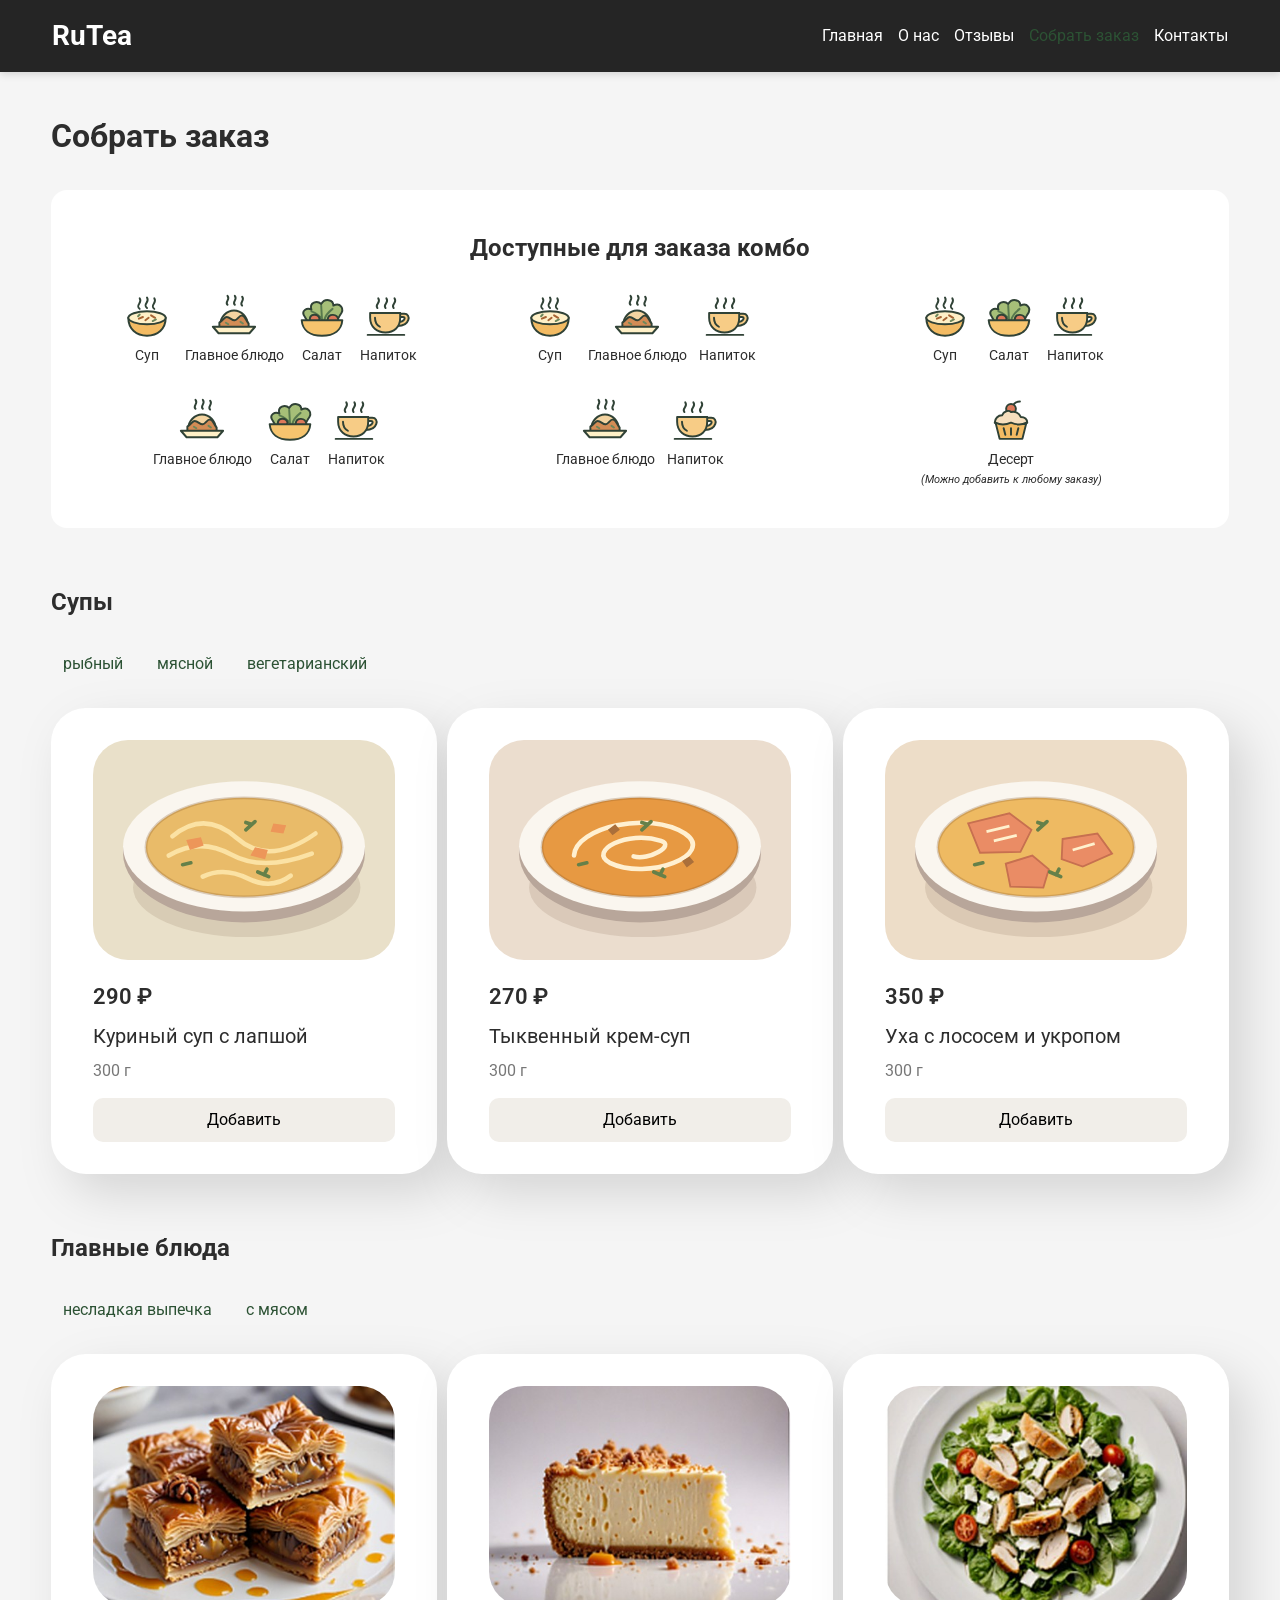
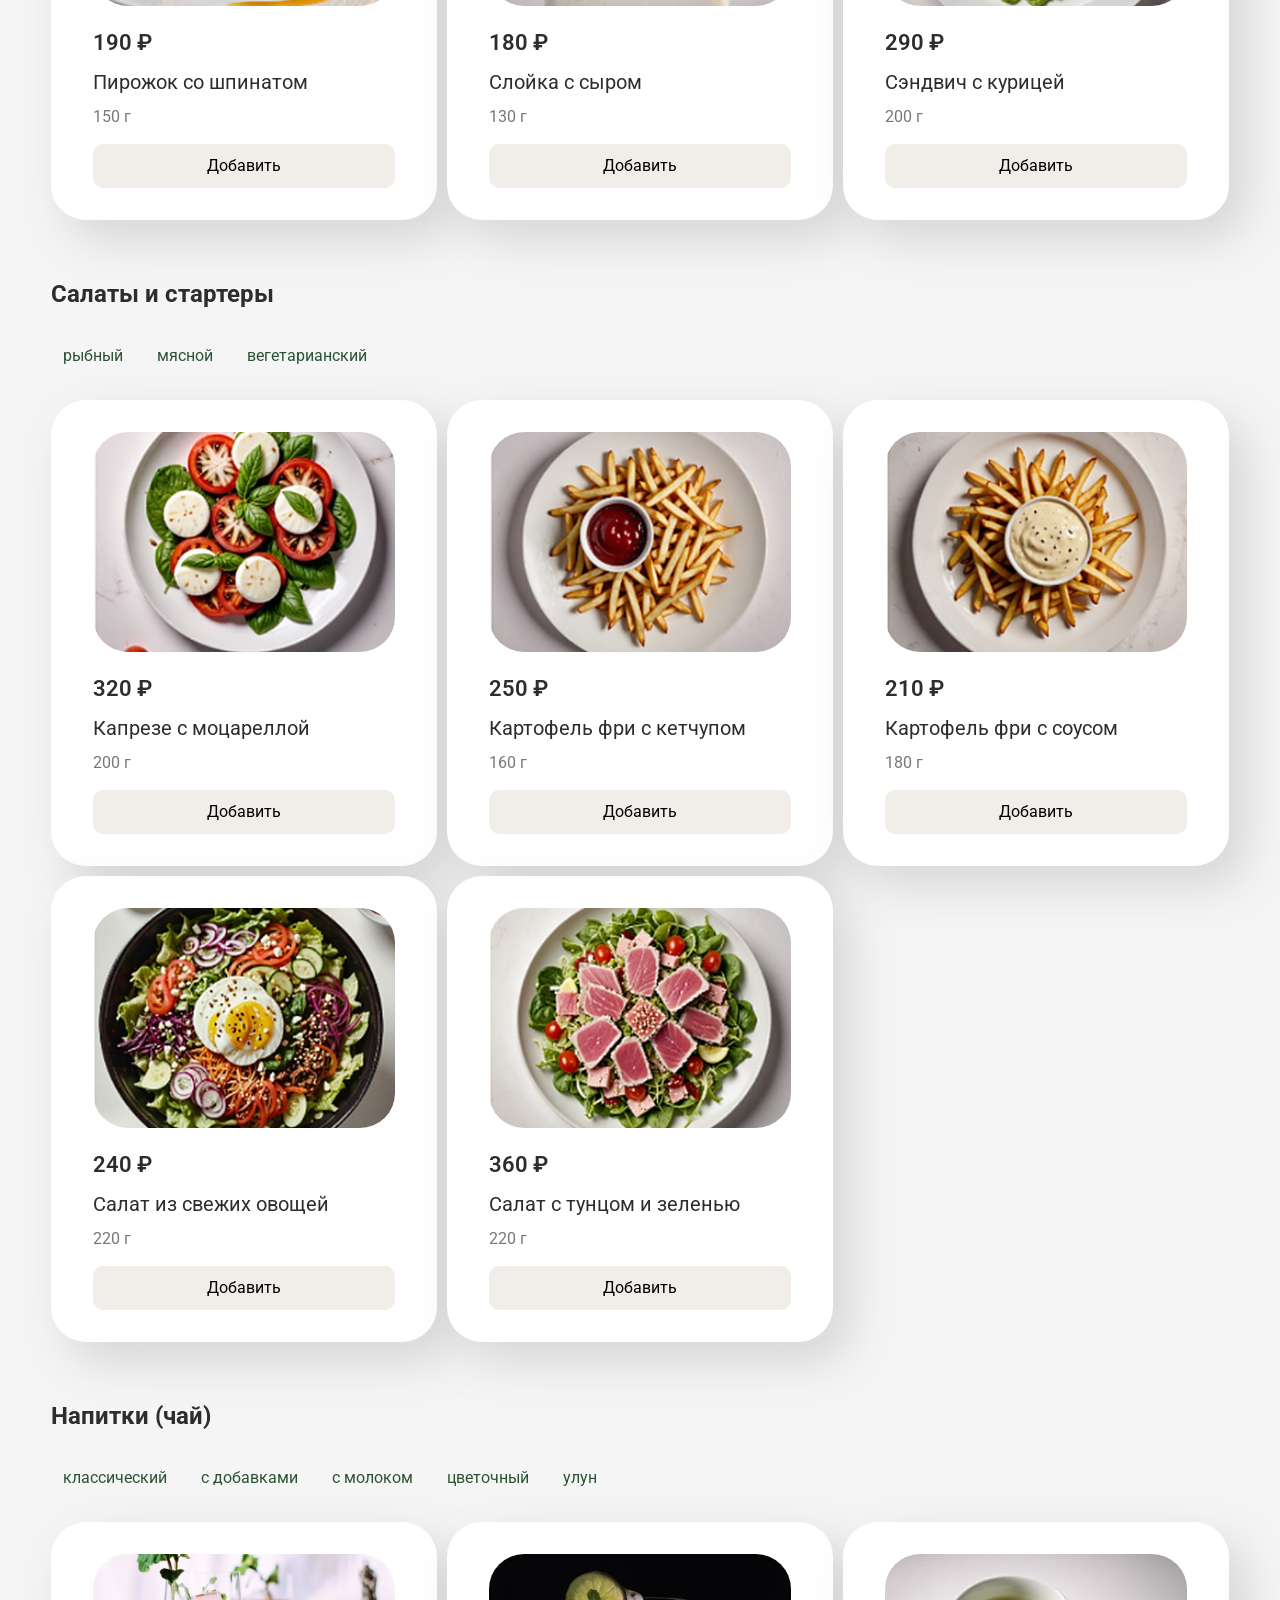
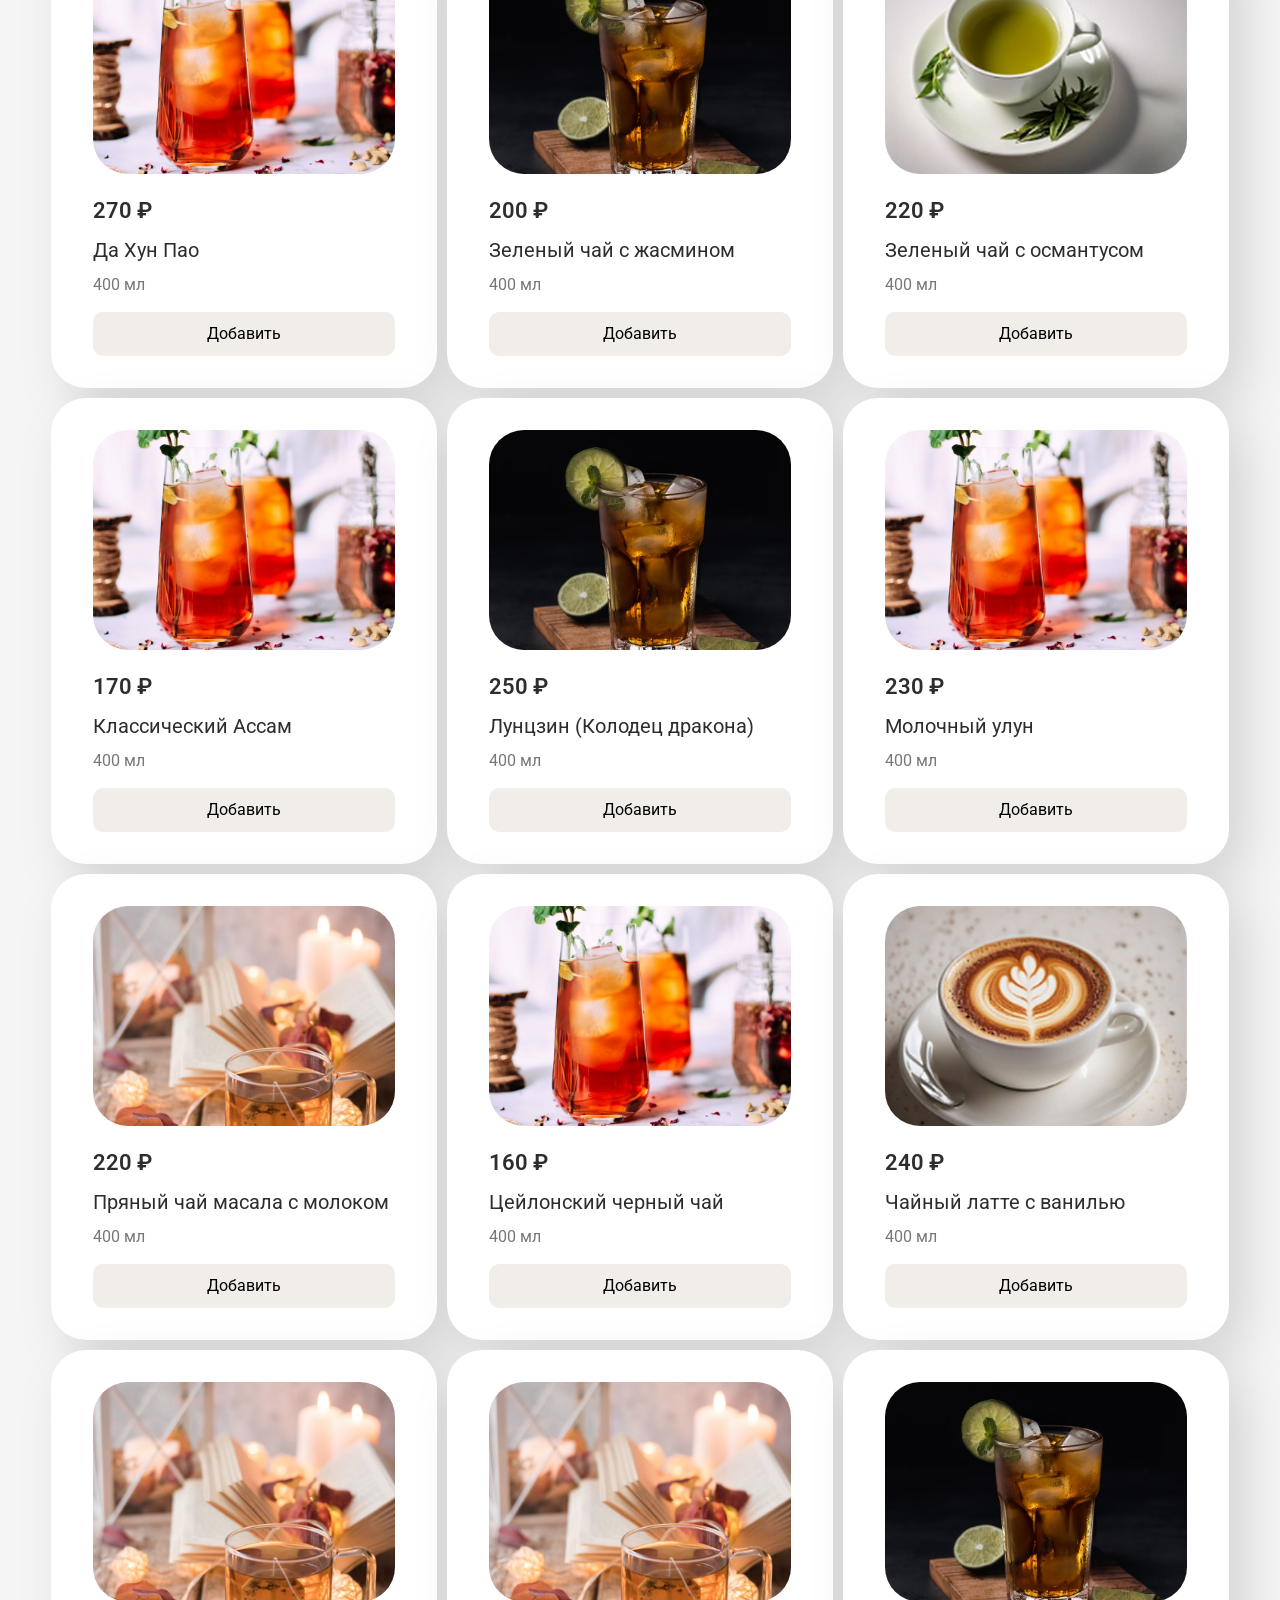
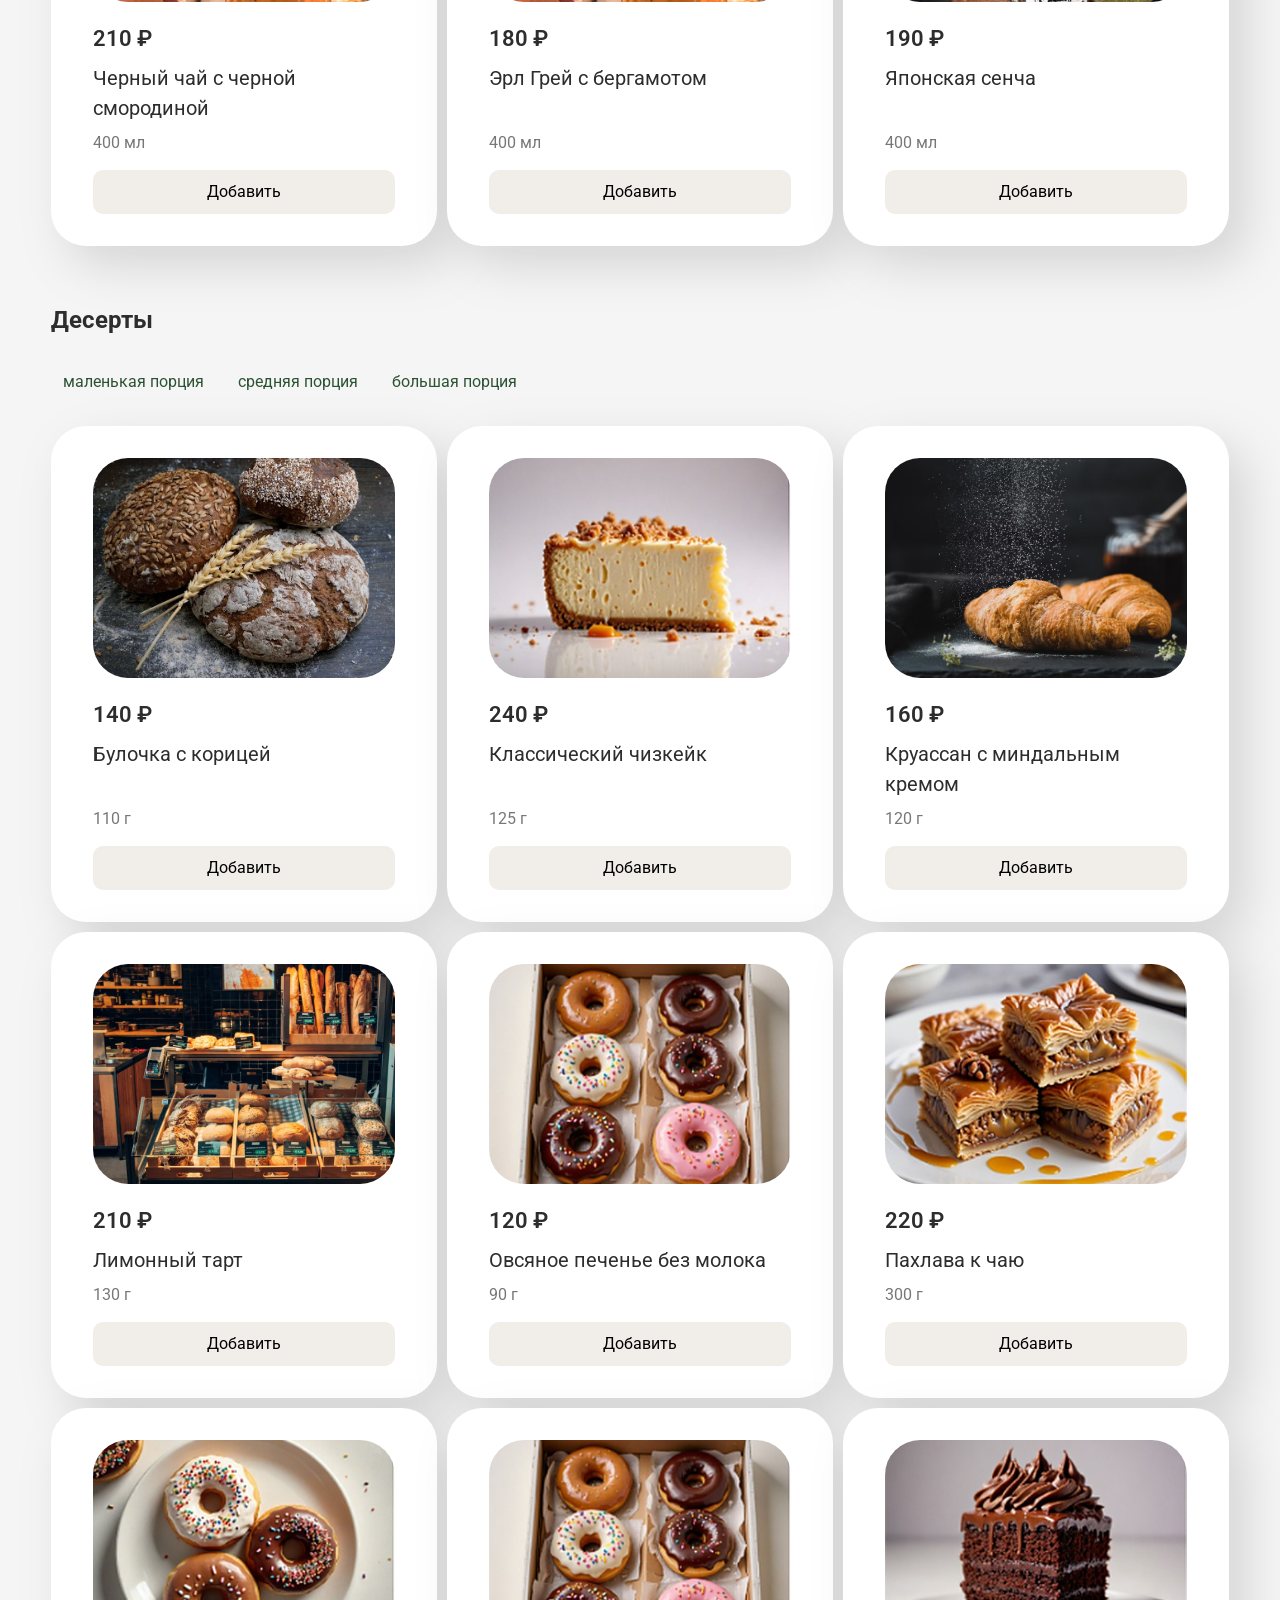
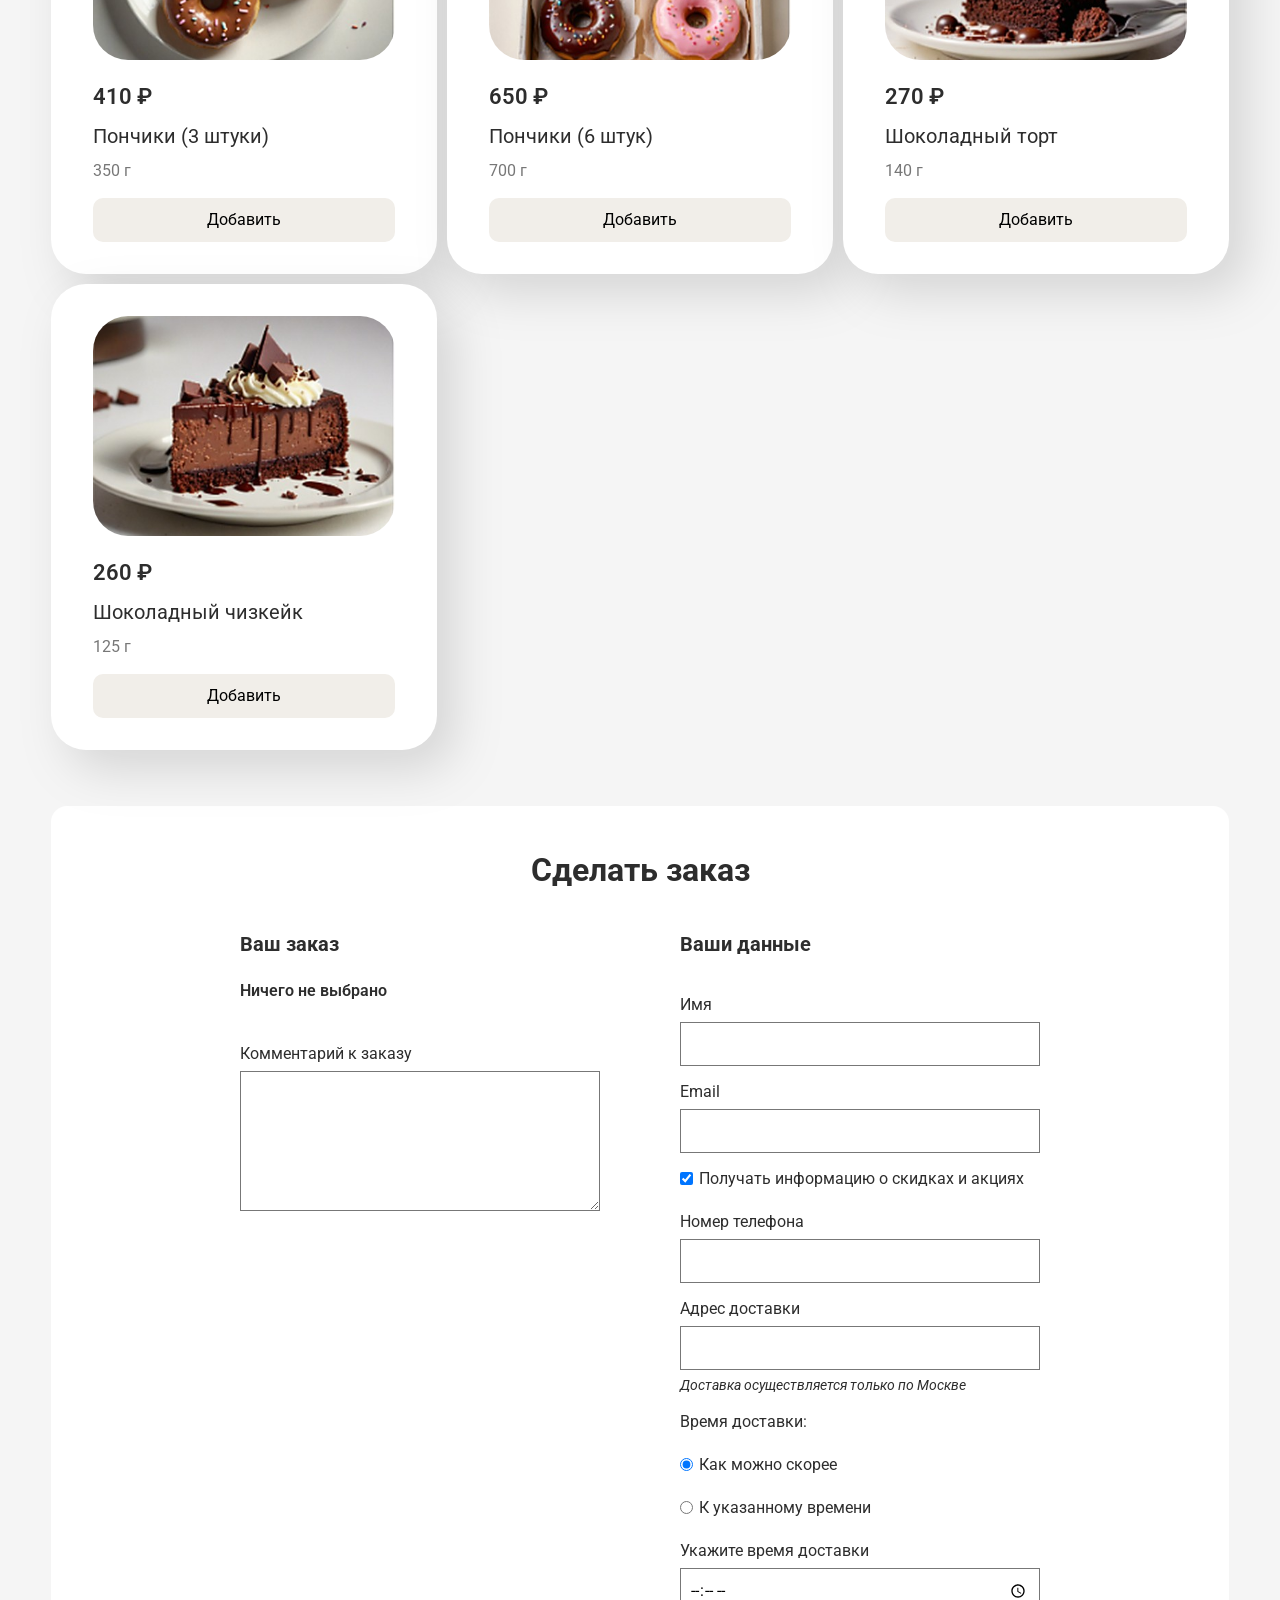
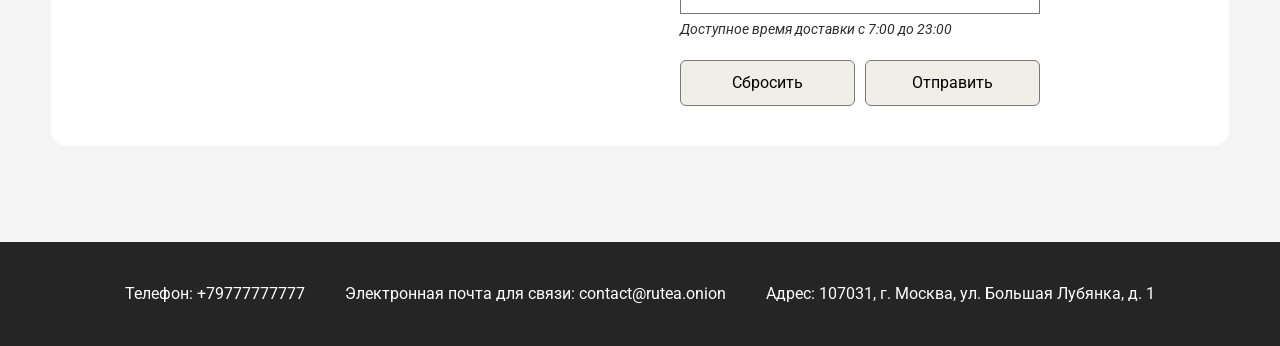
<file: lab7/order.html>
<!DOCTYPE html>
<html lang="ru">
<head>
    <meta charset="utf-8">
    <meta name="viewport" content="width=device-width, initial-scale=1.0">
    <link rel="preconnect" href="https://fonts.googleapis.com">
    <link rel="preconnect" href="https://fonts.gstatic.com" crossorigin>
    <link href="https://fonts.googleapis.com/css2?family=Roboto:ital,wght@0,100..900;1,100..900&display=swap" rel="stylesheet">
    <link rel="stylesheet" href="../lab6/style.css">
    <link rel="stylesheet" href="../lab6/order.css">
    <link rel="stylesheet" href="../lab6/print.css" media="print">
    <script src="dishes.js" defer></script>
    <script src="render-menu.js" defer></script>
    <script src="filters.js" defer></script>
    <script src="combos.js" defer></script>
    <script src="order.js" defer></script>
    <title>RuTea - Собрать заказ</title>
</head>
<body>
    <header>
        <h1>RuTea</h1>
        <nav>
            <a href="index.html">Главная</a>
            <a href="index.html#about-us">О нас</a>
            <a href="index.html#reviews">Отзывы</a>
            <a class="active" href="order.html">Собрать заказ</a>
            <a href="#shop-footer">Контакты</a>
        </nav>
    </header>
    <main class="lunch-main">
        <h2 class="page-title">Собрать заказ</h2>
        <section class="combos-section" aria-labelledby="combos-title">
            <h2 id="combos-title">Доступные для заказа комбо</h2>
            <ul class="combos"></ul>
        </section>
        <section class="menu-section" data-category="soup">
            <h2>Супы</h2>
            <div class="filters" aria-label="Фильтры: супы">
                <button type="button" class="filter-button" data-kind="fish" aria-pressed="false">рыбный</button>
                <button type="button" class="filter-button" data-kind="meat" aria-pressed="false">мясной</button>
                <button type="button" class="filter-button" data-kind="veg" aria-pressed="false">вегетарианский</button>
            </div>
            <div class="dishes"></div>
        </section>
        <section class="menu-section" data-category="main">
            <h2>Главные блюда</h2>
            <div class="filters" aria-label="Фильтры: главные блюда">
                <button type="button" class="filter-button" data-kind="savory" aria-pressed="false">несладкая выпечка</button>
                <button type="button" class="filter-button" data-kind="meat" aria-pressed="false">с мясом</button>
            </div>
            <div class="dishes"></div>
        </section>
        <section class="menu-section" data-category="starter">
            <h2>Салаты и стартеры</h2>
            <div class="filters" aria-label="Фильтры салатов и стартеров">
                <button type="button" class="filter-button" data-kind="fish" aria-pressed="false">рыбный</button>
                <button type="button" class="filter-button" data-kind="meat" aria-pressed="false">мясной</button>
                <button type="button" class="filter-button" data-kind="veg" aria-pressed="false">вегетарианский</button>
            </div>
            <div class="dishes"></div>
        </section>
        <section class="menu-section" data-category="drink">
            <h2>Напитки (чай)</h2>
            <div class="filters" aria-label="Фильтры: чай и другие напитки">
                <button type="button" class="filter-button" data-kind="classic" aria-pressed="false">классический</button>
                <button type="button" class="filter-button" data-kind="flavored" aria-pressed="false">с добавками</button>
                <button type="button" class="filter-button" data-kind="milk" aria-pressed="false">с молоком</button>
                <button type="button" class="filter-button" data-kind="floral" aria-pressed="false">цветочный</button>
                <button type="button" class="filter-button" data-kind="oolong" aria-pressed="false">улун</button>
            </div>
            <div class="dishes"></div>
        </section>
        <section class="menu-section" data-category="dessert">
            <h2>Десерты</h2>
            <div class="filters" aria-label="Фильтры десертов">
                <button type="button" class="filter-button" data-kind="small" aria-pressed="false">маленькая порция</button>
                <button type="button" class="filter-button" data-kind="medium" aria-pressed="false">средняя порция</button>
                <button type="button" class="filter-button" data-kind="large" aria-pressed="false">большая порция</button>
            </div>
            <div class="dishes"></div>
        </section>
        <template id="dish-template">
            <div class="dish" data-dish="">
                <img class="dish-image" src="" alt="">
                <p class="dish-price"></p>
                <p class="dish-name"></p>
                <p class="dish-weight"></p>
                <button type="button" aria-pressed="false">Добавить</button>
            </div>
        </template>
        <section class="order-section" id="make-order">
            <h2>Сделать заказ</h2>
            <form class="order-form" action="#" method="post" novalidate>
                <div class="order-column">
                    <h3>Ваш заказ</h3>
                    <p class="order-empty">Ничего не выбрано</p>
                    <div class="order-summary" hidden>
                        <div class="order-entry" data-category="soup"><h4>Суп</h4><p class="chosen-dish">Суп не выбран</p></div>
                        <div class="order-entry" data-category="main"><h4>Главное блюдо</h4><p class="chosen-dish">Главное блюдо не выбрано</p></div>
                        <div class="order-entry" data-category="starter"><h4>Салат или стартер</h4><p class="chosen-dish">Закуска не выбрана</p></div>
                        <div class="order-entry" data-category="drink"><h4>Напиток</h4><p class="chosen-dish">Напиток не выбран</p></div>
                        <div class="order-entry" data-category="dessert"><h4>Десерт</h4><p class="chosen-dish">Десерт не выбран</p></div>
                        <div class="order-total"><h4>Стоимость заказа</h4><p class="order-total-value">0 ₽</p></div>
                    </div>
                    <input type="hidden" name="soup" value="">
                    <input type="hidden" name="main" value="">
                    <input type="hidden" name="starter" value="">
                    <input type="hidden" name="drink" value="">
                    <input type="hidden" name="dessert" value="">
                    <label for="comment">Комментарий к заказу</label>
                    <textarea id="comment" name="comment" rows="5"></textarea>
                </div>
                <div class="order-column">
                    <h3>Ваши данные</h3>
                    <label for="name">Имя</label>
                    <input id="name" name="name" type="text" required>
                    <label for="email">Email</label>
                    <input id="email" name="email" type="email" required>
                    <label class="checkbox-label"><input name="subscribe" type="checkbox" checked> Получать информацию о скидках и акциях</label>
                    <label for="phone">Номер телефона</label>
                    <input id="phone" name="phone" type="tel" required>
                    <label for="address">Адрес доставки</label>
                    <input id="address" name="address" type="text" required>
                    <p class="form-note">Доставка осуществляется только по Москве</p>
                    <p class="delivery-title">Время доставки:</p>
                    <label class="radio-label"><input name="delivery-time" type="radio" value="fast" checked> Как можно скорее</label>
                    <label class="radio-label"><input name="delivery-time" type="radio" value="selected"> К указанному времени</label>
                    <label for="time">Укажите время доставки</label>
                    <input id="time" name="time" type="time" min="07:00" max="23:00">
                    <p class="form-note">Доступное время доставки с 7:00 до 23:00</p>
                    <div class="order-buttons">
                        <button type="reset">Сбросить</button>
                        <button type="submit">Отправить</button>
                    </div>
                    <p class="order-status" role="status"></p>
                </div>
            </form>
        </section>
    </main>
    <footer id="shop-footer">
        <ul>
            <li>Телефон: <a href="tel:+79777777777">+79777777777</a></li>
            <li>Электронная почта для связи: <a href="mailto:contact@rutea.onion">contact@rutea.onion</a></li>
            <li>Адрес: 107031, г. Москва, ул. Большая Лубянка, д. 1</li>
        </ul>
    </footer>
</body>
</html>
</file>
<file: lab1/style.css>
* {
  margin: 0;
  box-sizing: border-box;
  padding: 0;
}

body {
  font-family: 'Nunito', sans-serif;
  font-size: 16px;
  color: #2d2d2d;
  background-color: #f7f5f0;
  line-height: 1.7;
}

header {
  background-color: #ff6b35;
  padding: 0 40px;
  margin: 0;
  box-shadow: 0 2px 8px rgba(0, 0, 0, 0.15);
  position: sticky;
  top: 0;
  z-index: 100;
}

.header-inner {
  max-width: 1100px;
  margin: 0 auto;
  padding: 16px 0;
  display: flex;
  align-items: center;
  justify-content: space-between;
}

h1 {
  font-family: 'Nunito', sans-serif;
  font-size: 28px;
  font-weight: 800;
  color: #ffffff;
  letter-spacing: 0.5px;
}

nav {
  margin: 0;
  padding: 0;
  display: flex;
  gap: 8px;
}

nav a {
  font-family: 'Nunito', sans-serif;
  font-size: 15px;
  font-weight: 700;
  color: #ffffff;
  text-decoration: none;
  padding: 8px 18px;
  border-radius: 24px;
  transition: background-color 0.25s, color 0.25s;
}

nav a:hover {
  background-color: #ffffff;
  color: #ff6b35;
}

main {
  max-width: 1100px;
  margin: 40px auto;
  padding: 0 24px;
}

section {
  margin: 0 0 56px 0;
  padding: 40px;
  background-color: #ffffff;
  border-radius: 16px;
  box-shadow: 0 2px 12px rgba(0, 0, 0, 0.06);
}

h2 {
  font-family: 'Nunito', sans-serif;
  font-size: 26px;
  font-weight: 800;
  color: #ff6b35;
  margin-bottom: 24px;
  padding-bottom: 10px;
  border-bottom: 3px solid #ffe0d4;
}

.about-content {
  display: flex;
  gap: 32px;
  align-items: flex-start;
  flex-wrap: wrap;
}

.about-img {
  width: 420px;
  height: 280px;
  object-fit: cover;
  border-radius: 12px;
  box-shadow: 0 4px 16px rgba(0, 0, 0, 0.12);
  flex-shrink: 0;
}

.section-about p {
  font-family: 'Nunito', sans-serif;
  font-size: 16px;
  color: #444444;
  flex: 1;
  min-width: 260px;
}

.advantages-list {
  list-style: none;
  padding: 0;
  margin: 0;
  display: flex;
  flex-direction: column;
  gap: 20px;
}

.advantages-list li {
  display: flex;
  align-items: flex-start;
  gap: 16px;
  background-color: #fff8f5;
  border-left: 4px solid #ff6b35;
  padding: 16px 20px;
  border-radius: 8px;
  font-family: 'Nunito', sans-serif;
  font-size: 15px;
  color: #333333;
}

.adv-icon {
  font-size: 23px;
  line-height: 1;
  flex-shrink: 0;
}

.table-wrapper {
  overflow-x: auto;
}

table {
  width: 100%;
  border-collapse: collapse;
  font-family: 'Nunito', sans-serif;
  font-size: 15px;
  color: #2d2d2d;
}

thead tr {
  background-color: #ff6b35;
  color: #ffffff;
}

th {
  padding: 14px 16px;
  border: 1px solid #e0a98a;
  text-align: left;
  font-weight: 700;
  font-size: 14px;
}

td {
  padding: 12px 16px;
  border: 1px solid #e8e2dc;
  text-align: left;
  vertical-align: top;
}

tbody tr:nth-child(even) {
  background-color: #fff8f5;
}

tbody tr:hover {
  background-color: #ffe0d4;
  transition: background-color 0.2s;
}

footer {
  background-color: black;
  color: white;
  padding: 40px 24px;
  margin: 0;
}

.footer-inner {
  max-width: 1100px;
  margin: 0 auto;
  padding: 0;
  display: flex;
  flex-direction: column;
  gap: 10px;
}

.footer-brand {
  font-family: 'Nunito', sans-serif;
  font-size: 22px;
  font-weight: 800;
  color: #ff6b35;
  margin-bottom: 4px;
}

footer p {
  font-family: 'Nunito', sans-serif;
  font-size: 15px;
  color: #cccccc;
}

footer a {
  font-family: 'Nunito', sans-serif;
  font-size: 15px;
  color: #ff9d79;
  text-decoration: none;
  transition: color 0.2s;
}

footer a:hover {
  color: #ff6b35;
}

.footer-copy {
  margin-top: 16px;
  font-size: 13px;
  color: #777777;
}
</file>
<file: lab2/style.css>
* {
  margin: 0;
  box-sizing: border-box;
  padding: 0;
}

body {
  font-family: 'Nunito', sans-serif;
  font-size: 16px;
  color: #2d2d2d;
  background-color: #f7f5f0;
  line-height: 1.7;
}

header {
  background-color: #ff6b35;
  padding: 0 40px;
  margin: 0;
  box-shadow: 0 2px 8px rgba(0, 0, 0, 0.15);
  position: sticky;
  top: 0;
  z-index: 100;
}

.header-inner {
  max-width: 1100px;
  margin: 0 auto;
  padding: 16px 0;
  display: flex;
  align-items: center;
  justify-content: space-between;
}

h1 {
  font-family: 'Nunito', sans-serif;
  font-size: 28px;
  font-weight: 800;
  color: #ffffff;
  letter-spacing: 0.5px;
}

nav {
  margin: 0;
  padding: 0;
  display: flex;
  gap: 8px;
}

nav a {
  font-family: 'Nunito', sans-serif;
  font-size: 15px;
  font-weight: 700;
  color: #ffffff;
  text-decoration: none;
  padding: 8px 18px;
  border-radius: 24px;
  transition: background-color 0.25s, color 0.25s;
}

nav a:hover {
  background-color: #ffffff;
  color: #ff6b35;
}

main {
  max-width: 1100px;
  margin: 40px auto;
  padding: 0 24px;
}

section {
  margin: 0 0 56px 0;
  padding: 40px;
  background-color: #ffffff;
  border-radius: 16px;
  box-shadow: 0 2px 12px rgba(0, 0, 0, 0.06);
}

h2 {
  font-family: 'Nunito', sans-serif;
  font-size: 26px;
  font-weight: 800;
  color: #ff6b35;
  margin-bottom: 24px;
  padding-bottom: 10px;
  border-bottom: 3px solid #ffe0d4;
}

.about-content {
  display: flex;
  gap: 32px;
  align-items: flex-start;
  flex-wrap: wrap;
}

.about-img {
  width: 420px;
  height: 280px;
  object-fit: cover;
  border-radius: 12px;
  box-shadow: 0 4px 16px rgba(0, 0, 0, 0.12);
  flex-shrink: 0;
}

.section-about p {
  font-family: 'Nunito', sans-serif;
  font-size: 16px;
  color: #444444;
  flex: 1;
  min-width: 260px;
}

.advantages-list {
  list-style: none;
  padding: 0;
  margin: 0;
  display: flex;
  flex-direction: column;
  gap: 20px;
}

.advantages-list li {
  display: flex;
  align-items: flex-start;
  gap: 16px;
  background-color: #fff8f5;
  border-left: 4px solid #ff6b35;
  padding: 16px 20px;
  border-radius: 8px;
  font-family: 'Nunito', sans-serif;
  font-size: 15px;
  color: #333333;
}

.adv-icon {
  font-size: 23px;
  line-height: 1;
  flex-shrink: 0;
}

.table-wrapper {
  overflow-x: auto;
}

table {
  width: 100%;
  border-collapse: collapse;
  font-family: 'Nunito', sans-serif;
  font-size: 15px;
  color: #2d2d2d;
}

thead tr {
  background-color: #ff6b35;
  color: #ffffff;
}

th {
  padding: 14px 16px;
  border: 1px solid #e0a98a;
  text-align: left;
  font-weight: 700;
  font-size: 14px;
}

td {
  padding: 12px 16px;
  border: 1px solid #e8e2dc;
  text-align: left;
  vertical-align: top;
}

tbody tr:nth-child(even) {
  background-color: #fff8f5;
}

tbody tr:hover {
  background-color: #ffe0d4;
  transition: background-color 0.2s;
}

footer {
  background-color: black;
  color: white;
  padding: 40px 24px;
  margin: 0;
}

.footer-inner {
  max-width: 1100px;
  margin: 0 auto;
  padding: 0;
  display: flex;
  flex-direction: column;
  gap: 10px;
}

.footer-brand {
  font-family: 'Nunito', sans-serif;
  font-size: 22px;
  font-weight: 800;
  color: #ff6b35;
  margin-bottom: 4px;
}

footer p {
  font-family: 'Nunito', sans-serif;
  font-size: 15px;
  color: #cccccc;
}

footer a {
  font-family: 'Nunito', sans-serif;
  font-size: 15px;
  color: #ff9d79;
  text-decoration: none;
  transition: color 0.2s;
}

footer a:hover {
  color: #ff6b35;
}

.footer-copy {
  margin-top: 16px;
  font-size: 13px;
  color: #777777;
}

.feedback-form,
.auth-form {
  display: flex;
  flex-direction: column;
  gap: 16px;
  max-width: 680px;
}

.feedback-form label,
.auth-form label {
  display: flex;
  flex-direction: column;
  gap: 4px;
  font-weight: 700;
}

.feedback-form input,
.feedback-form select,
.feedback-form textarea,
.auth-form input {
  font-family: "Nunito";
  font-size: 15px;
  padding: 8px 12px;
  border: 1px solid #ccc;
  border-radius: 6px;
}

.feedback-form textarea {
  min-height: 120px;
  resize: vertical;
}

.radio-group {
  display: flex;
  flex-direction: column;
  gap: 6px;
}

.radio-group label,
.checkbox-label,
.auth-checkbox {
  display: flex;
  flex-direction: row;
  align-items: center;
  gap: 8px;
  font-weight: 400;
}

.feedback-form button,
.auth-form button {
  font-family: inherit;
  font-size: 15px;
  font-weight: 700;
  color: #fff;
  background: #ff6b35;
  border: none;
  border-radius: 24px;
  padding: 10px 32px;
  cursor: pointer;
}

.feedback-form button:hover,
.auth-form button:hover {
  background: #e5521d;
}

.auth-page {
  min-height: 100vh;
  background: url('images/photo.jpg') center / cover no-repeat;
  display: flex;
  align-items: center;
  justify-content: center;
}

.auth-box {
  background: rgba(255, 255, 255, 0.95);
  border-radius: 12px;
  padding: 40px;
  width: 100%;
  max-width: 380px;
}

.auth-box h2 { 
  text-align: center; 
  margin-bottom: 24px; 
}
</file>
<file: lab3/style.css>
* {
    margin: 0;
    box-sizing: border-box;
    padding: 0;
}

html,
body {
    min-height: 100%;
}

body {
    font-family: 'Roboto', sans-serif;
    font-size: 16px;
    color: #2d2d2d;
    background-color: #f5f5f5;
    line-height: 1.5;
    min-height: 100vh;
    display: flex;
    flex-direction: column;
}

header {
    background-color: #252525;
    padding: 15px 52px;
    box-shadow: 0 2px 8px rgba(0, 0, 0, 0.15);
    position: sticky;
    top: 0;
    color: #ffffff;
    z-index: 100;
    display: flex;
    justify-content: space-between;
    align-items: center;
    gap: 20px;
}

header h1 {
    margin: 0;
    font-size: 28px;
}

nav {
    display: flex;
    gap: 15px;
    align-items: center;
    flex-wrap: wrap;
}

nav a {
    color: #ffffff;
    text-decoration: none;
    transition: color 0.2s ease;
}

nav a:hover,
nav a.active {
    color: #2C5234;
}

main {
    width: min(1200px, 92%);
    margin: 40px auto;
    flex: 1;
}

#shop-footer {
    background-color: #252525;
    color: #ffffff;
    padding: 40px 20px;
}

#shop-footer ul {
    list-style: none;
    padding: 0;
    margin: 0;
    display: flex;
    justify-content: center;
    gap: 40px;
    flex-wrap: wrap;
}

#shop-footer a {
    color: #ffffff;
    text-decoration: none;
    transition: color 0.2s ease-in-out;
}

#shop-footer a:hover {
    color: #2C5234;
}

#about-us-value {
    display: flex;
    gap: 20px;
    flex-flow: row nowrap;
    align-items: center;
}

img {
    object-fit: cover;
    border-radius: 12px;
    flex-shrink: 0;
    max-width: 100%;
}

section {
    padding: 40px;
    border-radius: 16px;
    margin-bottom: 56px; 
    background-color: #ffffff;
}

section h2 {
    margin-bottom: 25px;
}

.reviews-pair {
    display: flex;
    flex-flow: row nowrap;
    box-sizing: border-box;
    width: 100%;
    justify-content: space-between;
    gap: 30px;
}

.review blockquote {
    margin: 0;
    flex: 1;
}

.quote {
    color: #666666;
}

.review {
    margin-bottom: 30px;
    display: flex;
    gap: 25px;
    flex-flow: row nowrap;
    flex: 0 0 calc(50% - 15px);
}

table {
    width: 100%;
    border-collapse: collapse;
}

th,
td {
    padding: 12px;
    text-align: left;
    border-bottom: 1px solid #d0d0d0;
}

th {
    color: #2C5234;
}

@media (max-width: 800px) {
    header {
        padding: 15px 30px;
        align-items: flex-start; 
        flex-direction: column;
    }

    nav {
        width: 100%;
        justify-content: space-between;
    }

    #about-us-value img {
        width: 500px;
    }

    .reviews-pair {
        flex-direction: column;
        gap: 0;
    }

    .review {
        flex-basis: auto;
    }
}

@media (max-width: 600px) {
    h1, section h2 {
        text-align: center;
    }

    nav {
        flex-direction: column;
        align-items: center;
    }

    nav a {
        font-size: 20px;
    }

    table {
        font-size: 14px;
    }

    main {
        width: 94%;
        margin: 25px auto;
    }

    section {
        padding: 25px;
        margin-bottom: 30px;
    }

    #about-us-value {
        flex-direction: column;
        align-items: center; 
    }

    #about-us-value img {
        width: 100%;
        height: auto;
    }

    .review {
        flex-direction: column;
        gap: 15px;
    }

    #shop-footer ul {
        flex-direction: column;
        gap: 12px;
        align-items: center; 
    }
}

@media (max-width: 400px) {
    header {
        padding: 15px 20px;
    }

    nav {
        gap: 10px;
    }

    section {
        padding: 18px;
    }

    table {
        font-size: 12px;
        table-layout: fixed;
    }

    th,
    td {
        padding: 6px 4px;
        overflow-wrap: anywhere;
    }
}
</file>
<file: lab3/print.css>
body {
    display: block;
    background-color: #ffffff;
    color: #000000;
    font-size: 12pt;
}

header {
    position: static;
    display: block;
    background-color: #ffffff;
    color: #000000;
    box-shadow: none;
    padding: 0 0 20px 0;
}

nav,
button {
    display: none;
}

main {
    width: 100%;
    margin: 0;
}

section {
    padding: 0;
    margin-bottom: 25px;
    box-shadow: none;
    break-inside: avoid;
}

.dishes {
    display: block;
}

.dish {
    filter: none;
    border: 1px solid #999999;
    margin-bottom: 15px;
    padding: 15px;
    break-inside: avoid;
}

.dish img {
    width: 180px;
    height: 120px;
}

#shop-footer {
    background-color: #ffffff;
    color: #000000;
    padding: 20px 0 0 0;
    border-top: 1px solid #999999;
}

#shop-footer ul {
    display: block;
}

#shop-footer a {
    color: #000000;
}

.order-section {
    display: none;
}
</file>
<file: lab6/style.css>
* {
    margin: 0;
    box-sizing: border-box;
    padding: 0;
}

html,
body {
    min-height: 100%;
}

body {
    font-family: 'Roboto', sans-serif;
    font-size: 16px;
    color: #2d2d2d;
    background-color: #f5f5f5;
    line-height: 1.5;
    min-height: 100vh;
    display: flex;
    flex-direction: column;
}

header {
    background-color: #252525;
    padding: 15px 52px;
    box-shadow: 0 2px 8px rgba(0, 0, 0, 0.15);
    position: sticky;
    top: 0;
    color: #ffffff;
    z-index: 100;
    display: flex;
    justify-content: space-between;
    align-items: center;
    gap: 20px;
}

header h1 {
    margin: 0;
    font-size: 28px;
}

nav {
    display: flex;
    gap: 15px;
    align-items: center;
    flex-wrap: wrap;
}

nav a {
    color: #ffffff;
    text-decoration: none;
    transition: color 0.2s ease;
}

nav a:hover,
nav a.active {
    color: #2C5234;
}

main {
    width: min(1200px, 92%);
    margin: 40px auto;
    flex: 1;
}

#shop-footer {
    background-color: #252525;
    color: #ffffff;
    padding: 40px 20px;
}

#shop-footer ul {
    list-style: none;
    padding: 0;
    margin: 0;
    display: flex;
    justify-content: center;
    gap: 40px;
    flex-wrap: wrap;
}

#shop-footer a {
    color: #ffffff;
    text-decoration: none;
    transition: color 0.2s ease-in-out;
}

#shop-footer a:hover {
    color: #2C5234;
}

#about-us-value {
    display: flex;
    gap: 20px;
    flex-flow: row nowrap;
    align-items: center;
}

img {
    object-fit: cover;
    border-radius: 12px;
    flex-shrink: 0;
    max-width: 100%;
}

section {
    padding: 40px;
    border-radius: 16px;
    margin-bottom: 56px;
    background-color: #ffffff;
}

section h2 {
    margin-bottom: 25px;
}

.reviews-pair {
    display: flex;
    flex-flow: row nowrap;
    box-sizing: border-box;
    width: 100%;
    justify-content: space-between;
    gap: 30px;
}

.review blockquote {
    margin: 0;
    flex: 1;
}

.quote {
    color: #666666;
}

.review {
    margin-bottom: 30px;
    display: flex;
    gap: 25px;
    flex-flow: row nowrap;
    flex: 0 0 calc(50% - 15px);
}

table {
    width: 100%;
    border-collapse: collapse;
}

th,
td {
    padding: 12px;
    text-align: left;
    border-bottom: 1px solid #d0d0d0;
}

th {
    color: #2C5234;
}

@media (max-width: 800px) {
    header {
        padding: 15px 30px;
        align-items: flex-start;
        flex-direction: column;
    }

    nav {
        width: 100%;
        justify-content: space-between;
    }

    #about-us-value img {
        width: 500px;
    }

    .reviews-pair {
        flex-direction: column;
        gap: 0;
    }

    .review {
        flex-basis: auto;
    }
}

@media (max-width: 600px) {
    h1, section h2 {
        text-align: center;
    }

    nav {
        flex-direction: column;
        align-items: center;
    }

    nav a {
        font-size: 20px;
    }

    table {
        font-size: 14px;
    }

    main {
        width: 94%;
        margin: 25px auto;
    }

    section {
        padding: 25px;
        margin-bottom: 30px;
    }

    #about-us-value {
        flex-direction: column;
        align-items: center;
    }

    #about-us-value img {
        width: 100%;
        height: auto;
    }

    .review {
        flex-direction: column;
        gap: 15px;
    }

    #shop-footer ul {
        flex-direction: column;
        gap: 12px;
        align-items: center;
    }
}

@media (max-width: 400px) {
    header {
        padding: 15px 20px;
    }

    nav {
        gap: 10px;
    }

    section {
        padding: 18px;
    }

    table {
        font-size: 12px;
        table-layout: fixed;
    }

    th,
    td {
        padding: 6px 4px;
        overflow-wrap: anywhere;
    }
}
</file>
<file: lab6/print.css>
body {
    display: block;
    background-color: #ffffff;
    color: #000000;
    font-size: 12pt;
}

header {
    position: static;
    display: block;
    background-color: #ffffff;
    color: #000000;
    box-shadow: none;
    padding: 0 0 20px 0;
}

nav,
button {
    display: none;
}

main {
    width: 100%;
    margin: 0;
}

section {
    padding: 0;
    margin-bottom: 25px;
    box-shadow: none;
    break-inside: avoid;
}

.dishes {
    display: block;
}

.dish {
    filter: none;
    border: 1px solid #999999;
    margin-bottom: 15px;
    padding: 15px;
    break-inside: avoid;
}

.dish img {
    width: 180px;
    height: 120px;
}

#shop-footer {
    background-color: #ffffff;
    color: #000000;
    padding: 20px 0 0 0;
    border-top: 1px solid #999999;
}

#shop-footer ul {
    display: block;
}

#shop-footer a {
    color: #000000;
}

.order-section {
    display: none;
}

.order-notification {
    display: none;
}
</file>
<file: lab3/order.css>
.lunch-main {
    display: flex;
    flex-direction: column;
}

.page-title {
    margin-bottom: 30px;
    font-size: 32px;
}

.menu-section {
    background-color: transparent;
    padding: 0;
}

.dishes {
    display: grid;
    grid-template-columns: repeat(3, 1fr);
    gap: 10px;
}

.dish {
    padding: 30px 40px;
    border-radius: 35px;
    cursor: pointer;
    filter: drop-shadow(17px 19px 24px rgba(0, 0, 0, 0.13));
    background-color: #ffffff;
    border: 2px solid transparent;
    display: flex;
    flex-direction: column;
}

.dish:hover {
    border: 2px solid #2C5234;
}

.dish:hover button {
    background-color: #2C5234;
    color: #ffffff;
}

.dish img {
    width: 100%;
    height: 220px;
    border-radius: 35px;
    margin-bottom: 20px;
}

.dish-price {
    font-size: 22px;
    font-weight: 600;
    margin-bottom: 8px;
}

.dish-name {
    font-size: 20px;
    margin-bottom: 8px;
}

.dish-weight {
    color: #777777;
    margin-top: auto;
}

.dish button {
    background-color: #f1eee9;
    margin-top: 15px;
    padding: 10px 30px;
    border-radius: 10px;
    cursor: pointer;
    border: none;
    font: inherit;
    transition: background-color 0.2s ease, color 0.2s ease;
}

@media (max-width: 800px) {
    .dishes {
        grid-template-columns: repeat(2, 1fr);
    }

    .dish {
        padding: 25px;
    }
}

@media (max-width: 600px) {
    .dishes {
        grid-template-columns: 1fr;
    }

    .page-title {
        font-size: 28px;
    }

    .dish {
        padding: 22px;
    }

    .dish img {
        height: 240px;
    }
}

.order-section {
    background-color: #ffffff;
    padding: 40px;
}

.order-section > h2 {
    text-align: center;
    font-size: 32px;
    margin-bottom: 35px;
}

.order-form {
    display: flex;
    justify-content: center;
    gap: 80px;
}

.order-column {
    display: flex;
    flex-direction: column;
    width: 360px;
}

.order-column h3 {
    font-size: 20px;
    margin-bottom: 20px;
}

.order-column label,
.delivery-title {
    margin-top: 14px;
    margin-bottom: 5px;
}

.order-column input,
.order-column select,
.order-column textarea {
    width: 100%;
    padding: 9px;
    border: 1px solid #777777;
    font: inherit;
    background-color: #ffffff;
}

.order-column textarea {
    resize: vertical;
}

.checkbox-label,
.radio-label {
    display: flex;
    align-items: center;
    gap: 6px;
}

.order-column .checkbox-label input,
.order-column .radio-label input {
    width: auto;
}

.form-note {
    font-size: 14px;
    font-style: italic;
    margin-top: 5px;
}

.order-buttons {
    display: flex;
    gap: 10px;
    margin-top: 20px;
}

.order-buttons button {
    flex: 1;
    padding: 10px 20px;
    background-color: #f1eee9;
    border: 1px solid #777777;
    border-radius: 6px;
    cursor: pointer;
    font: inherit;
}

.order-buttons button:hover {
    background-color: #2C5234;
    color: #ffffff;
}

@media (max-width: 800px) {
    .order-form {
        gap: 35px;
    }

    .order-column {
        width: 50%;
    }
}

@media (max-width: 600px) {
    .order-section {
        padding: 25px;
    }

    .order-section > h2 {
        font-size: 28px;
    }

    .order-form {
        flex-direction: column;
        gap: 30px;
    }

    .order-column {
        width: 100%;
    }
}
</file>
<file: lab4/style.css>
* {
    margin: 0;
    box-sizing: border-box;
    padding: 0;
}

html,
body {
    min-height: 100%;
}

body {
    font-family: 'Roboto', sans-serif;
    font-size: 16px;
    color: #2d2d2d;
    background-color: #f5f5f5;
    line-height: 1.5;
    min-height: 100vh;
    display: flex;
    flex-direction: column;
}

header {
    background-color: #252525;
    padding: 15px 52px;
    box-shadow: 0 2px 8px rgba(0, 0, 0, 0.15);
    position: sticky;
    top: 0;
    color: #ffffff;
    z-index: 100;
    display: flex;
    justify-content: space-between;
    align-items: center;
    gap: 20px;
}

header h1 {
    margin: 0;
    font-size: 28px;
}

nav {
    display: flex;
    gap: 15px;
    align-items: center;
    flex-wrap: wrap;
}

nav a {
    color: #ffffff;
    text-decoration: none;
    transition: color 0.2s ease;
}

nav a:hover,
nav a.active {
    color: #2C5234;
}

main {
    width: min(1200px, 92%);
    margin: 40px auto;
    flex: 1;
}

#shop-footer {
    background-color: #252525;
    color: #ffffff;
    padding: 40px 20px;
}

#shop-footer ul {
    list-style: none;
    padding: 0;
    margin: 0;
    display: flex;
    justify-content: center;
    gap: 40px;
    flex-wrap: wrap;
}

#shop-footer a {
    color: #ffffff;
    text-decoration: none;
    transition: color 0.2s ease-in-out;
}

#shop-footer a:hover {
    color: #2C5234;
}

#about-us-value {
    display: flex;
    gap: 20px;
    flex-flow: row nowrap;
    align-items: center;
}

img {
    object-fit: cover;
    border-radius: 12px;
    flex-shrink: 0;
    max-width: 100%;
}

section {
    padding: 40px;
    border-radius: 16px;
    margin-bottom: 56px;
    background-color: #ffffff;
}

section h2 {
    margin-bottom: 25px;
}

.reviews-pair {
    display: flex;
    flex-flow: row nowrap;
    box-sizing: border-box;
    width: 100%;
    justify-content: space-between;
    gap: 30px;
}

.review blockquote {
    margin: 0;
    flex: 1;
}

.quote {
    color: #666666;
}

.review {
    margin-bottom: 30px;
    display: flex;
    gap: 25px;
    flex-flow: row nowrap;
    flex: 0 0 calc(50% - 15px);
}

table {
    width: 100%;
    border-collapse: collapse;
}

th,
td {
    padding: 12px;
    text-align: left;
    border-bottom: 1px solid #d0d0d0;
}

th {
    color: #2C5234;
}

@media (max-width: 800px) {
    header {
        padding: 15px 30px;
        align-items: flex-start;
        flex-direction: column;
    }

    nav {
        width: 100%;
        justify-content: space-between;
    }

    #about-us-value img {
        width: 500px;
    }

    .reviews-pair {
        flex-direction: column;
        gap: 0;
    }

    .review {
        flex-basis: auto;
    }
}

@media (max-width: 600px) {
    h1, section h2 {
        text-align: center;
    }

    nav {
        flex-direction: column;
        align-items: center;
    }

    nav a {
        font-size: 20px;
    }

    table {
        font-size: 14px;
    }

    main {
        width: 94%;
        margin: 25px auto;
    }

    section {
        padding: 25px;
        margin-bottom: 30px;
    }

    #about-us-value {
        flex-direction: column;
        align-items: center;
    }

    #about-us-value img {
        width: 100%;
        height: auto;
    }

    .review {
        flex-direction: column;
        gap: 15px;
    }

    #shop-footer ul {
        flex-direction: column;
        gap: 12px;
        align-items: center;
    }
}

@media (max-width: 400px) {
    header {
        padding: 15px 20px;
    }

    nav {
        gap: 10px;
    }

    section {
        padding: 18px;
    }

    table {
        font-size: 12px;
        table-layout: fixed;
    }

    th,
    td {
        padding: 6px 4px;
        overflow-wrap: anywhere;
    }
}
</file>
<file: lab4/order.css>
.lunch-main {
    display: flex;
    flex-direction: column;
}

.page-title {
    margin-bottom: 30px;
    font-size: 32px;
}

.menu-section {
    background-color: transparent;
    padding: 0;
}

.dishes {
    display: grid;
    grid-template-columns: repeat(3, 1fr);
    gap: 10px;
}

.dish {
    padding: 30px 40px;
    border-radius: 35px;
    cursor: pointer;
    filter: drop-shadow(17px 19px 24px rgba(0, 0, 0, 0.13));
    background-color: #ffffff;
    border: 2px solid transparent;
    display: flex;
    flex-direction: column;
}

.dish:hover {
    border: 2px solid #2C5234;
}

.dish:hover button {
    background-color: #2C5234;
    color: #ffffff;
}

.dish img {
    width: 100%;
    height: 220px;
    border-radius: 35px;
    margin-bottom: 20px;
}

.dish-price {
    font-size: 22px;
    font-weight: 600;
    margin-bottom: 8px;
}

.dish-name {
    font-size: 20px;
    margin-bottom: 8px;
}

.dish-weight {
    color: #777777;
    margin-top: auto;
}

.dish button {
    background-color: #f1eee9;
    margin-top: 15px;
    padding: 10px 30px;
    border-radius: 10px;
    cursor: pointer;
    border: none;
    font: inherit;
    transition: background-color 0.2s ease, color 0.2s ease;
}

@media (max-width: 800px) {
    .dishes {
        grid-template-columns: repeat(2, 1fr);
    }

    .dish {
        padding: 25px;
    }
}

@media (max-width: 600px) {
    .dishes {
        grid-template-columns: 1fr;
    }

    .page-title {
        font-size: 28px;
    }

    .dish {
        padding: 22px;
    }

    .dish img {
        height: 240px;
    }
}

.order-section {
    background-color: #ffffff;
    padding: 40px;
}

.order-section > h2 {
    text-align: center;
    font-size: 32px;
    margin-bottom: 35px;
}

.order-form {
    display: flex;
    justify-content: center;
    gap: 80px;
}

.order-column {
    display: flex;
    flex-direction: column;
    width: 360px;
}

.order-column h3 {
    font-size: 20px;
    margin-bottom: 20px;
}

.order-column label,
.delivery-title {
    margin-top: 14px;
    margin-bottom: 5px;
}

.order-column input,
.order-column select,
.order-column textarea {
    width: 100%;
    padding: 9px;
    border: 1px solid #777777;
    font: inherit;
    background-color: #ffffff;
}

.order-column textarea {
    resize: vertical;
}

.checkbox-label,
.radio-label {
    display: flex;
    align-items: center;
    gap: 6px;
}

.order-column .checkbox-label input,
.order-column .radio-label input {
    width: auto;
}

.form-note {
    font-size: 14px;
    font-style: italic;
    margin-top: 5px;
}

.order-buttons {
    display: flex;
    gap: 10px;
    margin-top: 20px;
}

.order-buttons button {
    flex: 1;
    padding: 10px 20px;
    background-color: #f1eee9;
    border: 1px solid #777777;
    border-radius: 6px;
    cursor: pointer;
    font: inherit;
}

.order-buttons button:hover {
    background-color: #2C5234;
    color: #ffffff;
}

@media (max-width: 800px) {
    .order-form {
        gap: 35px;
    }

    .order-column {
        width: 50%;
    }
}

@media (max-width: 600px) {
    .order-section {
        padding: 25px;
    }

    .order-section > h2 {
        font-size: 28px;
    }

    .order-form {
        flex-direction: column;
        gap: 30px;
    }

    .order-column {
        width: 100%;
    }
}

.dish.is-selected {
    border-color: #2C5234;
}

.dish.is-selected button {
    background-color: #2C5234;
    color: #ffffff;
}

.order-empty {
    font-weight: 600;
    margin-bottom: 25px;
}

.order-summary {
    margin-bottom: 25px;
}

.order-entry {
    margin-bottom: 25px;
}

.order-entry h4,
.order-total h4 {
    font-size: 18px;
    margin-bottom: 4px;
}

.order-entry p {
    font-size: 16px;
}

.order-total {
    margin-top: 30px;
}

.order-total-value {
    font-size: 22px;
    font-weight: 600;
}

[hidden] {
    display: none !important;
}
</file>
<file: lab4/print.css>
body {
    display: block;
    background-color: #ffffff;
    color: #000000;
    font-size: 12pt;
}

header {
    position: static;
    display: block;
    background-color: #ffffff;
    color: #000000;
    box-shadow: none;
    padding: 0 0 20px 0;
}

nav,
button {
    display: none;
}

main {
    width: 100%;
    margin: 0;
}

section {
    padding: 0;
    margin-bottom: 25px;
    box-shadow: none;
    break-inside: avoid;
}

.dishes {
    display: block;
}

.dish {
    filter: none;
    border: 1px solid #999999;
    margin-bottom: 15px;
    padding: 15px;
    break-inside: avoid;
}

.dish img {
    width: 180px;
    height: 120px;
}

#shop-footer {
    background-color: #ffffff;
    color: #000000;
    padding: 20px 0 0 0;
    border-top: 1px solid #999999;
}

#shop-footer ul {
    display: block;
}

#shop-footer a {
    color: #000000;
}

.order-section {
    display: none;
}
</file>
<file: lab5/style.css>
* {
    margin: 0;
    box-sizing: border-box;
    padding: 0;
}

html,
body {
    min-height: 100%;
}

body {
    font-family: 'Roboto', sans-serif;
    font-size: 16px;
    color: #2d2d2d;
    background-color: #f5f5f5;
    line-height: 1.5;
    min-height: 100vh;
    display: flex;
    flex-direction: column;
}

header {
    background-color: #252525;
    padding: 15px 52px;
    box-shadow: 0 2px 8px rgba(0, 0, 0, 0.15);
    position: sticky;
    top: 0;
    color: #ffffff;
    z-index: 100;
    display: flex;
    justify-content: space-between;
    align-items: center;
    gap: 20px;
}

header h1 {
    margin: 0;
    font-size: 28px;
}

nav {
    display: flex;
    gap: 15px;
    align-items: center;
    flex-wrap: wrap;
}

nav a {
    color: #ffffff;
    text-decoration: none;
    transition: color 0.2s ease;
}

nav a:hover,
nav a.active {
    color: #2C5234;
}

main {
    width: min(1200px, 92%);
    margin: 40px auto;
    flex: 1;
}

#shop-footer {
    background-color: #252525;
    color: #ffffff;
    padding: 40px 20px;
}

#shop-footer ul {
    list-style: none;
    padding: 0;
    margin: 0;
    display: flex;
    justify-content: center;
    gap: 40px;
    flex-wrap: wrap;
}

#shop-footer a {
    color: #ffffff;
    text-decoration: none;
    transition: color 0.2s ease-in-out;
}

#shop-footer a:hover {
    color: #2C5234;
}

#about-us-value {
    display: flex;
    gap: 20px;
    flex-flow: row nowrap;
    align-items: center;
}

img {
    object-fit: cover;
    border-radius: 12px;
    flex-shrink: 0;
    max-width: 100%;
}

section {
    padding: 40px;
    border-radius: 16px;
    margin-bottom: 56px;
    background-color: #ffffff;
}

section h2 {
    margin-bottom: 25px;
}

.reviews-pair {
    display: flex;
    flex-flow: row nowrap;
    box-sizing: border-box;
    width: 100%;
    justify-content: space-between;
    gap: 30px;
}

.review blockquote {
    margin: 0;
    flex: 1;
}

.quote {
    color: #666666;
}

.review {
    margin-bottom: 30px;
    display: flex;
    gap: 25px;
    flex-flow: row nowrap;
    flex: 0 0 calc(50% - 15px);
}

table {
    width: 100%;
    border-collapse: collapse;
}

th,
td {
    padding: 12px;
    text-align: left;
    border-bottom: 1px solid #d0d0d0;
}

th {
    color: #2C5234;
}

@media (max-width: 800px) {
    header {
        padding: 15px 30px;
        align-items: flex-start;
        flex-direction: column;
    }

    nav {
        width: 100%;
        justify-content: space-between;
    }

    #about-us-value img {
        width: 500px;
    }

    .reviews-pair {
        flex-direction: column;
        gap: 0;
    }

    .review {
        flex-basis: auto;
    }
}

@media (max-width: 600px) {
    h1, section h2 {
        text-align: center;
    }

    nav {
        flex-direction: column;
        align-items: center;
    }

    nav a {
        font-size: 20px;
    }

    table {
        font-size: 14px;
    }

    main {
        width: 94%;
        margin: 25px auto;
    }

    section {
        padding: 25px;
        margin-bottom: 30px;
    }

    #about-us-value {
        flex-direction: column;
        align-items: center;
    }

    #about-us-value img {
        width: 100%;
        height: auto;
    }

    .review {
        flex-direction: column;
        gap: 15px;
    }

    #shop-footer ul {
        flex-direction: column;
        gap: 12px;
        align-items: center;
    }
}

@media (max-width: 400px) {
    header {
        padding: 15px 20px;
    }

    nav {
        gap: 10px;
    }

    section {
        padding: 18px;
    }

    table {
        font-size: 12px;
        table-layout: fixed;
    }

    th,
    td {
        padding: 6px 4px;
        overflow-wrap: anywhere;
    }
}
</file>
<file: lab5/order.css>
.lunch-main {
    display: flex;
    flex-direction: column;
}

.page-title {
    margin-bottom: 30px;
    font-size: 32px;
}

.menu-section {
    background-color: transparent;
    padding: 0;
}

.filters {
    display: flex;
    flex-wrap: wrap;
    gap: 10px;
    margin-bottom: 25px;
}

.filter-button {
    padding: 7px 12px;
    color: #2C5234;
    background-color: transparent;
    border: none;
    border-radius: 10px;
    cursor: pointer;
    font: inherit;
    transition: background-color 0.2s ease, color 0.2s ease;
}

.filter-button:hover,
.filter-button.active {
    background-color: #d5eadb;
}

.filter-button:focus-visible {
    outline: 2px solid #2C5234;
    outline-offset: 2px;
}

.dishes {
    display: grid;
    grid-template-columns: repeat(3, 1fr);
    gap: 10px;
}

.dish {
    padding: 30px 40px;
    border-radius: 35px;
    cursor: pointer;
    filter: drop-shadow(17px 19px 24px rgba(0, 0, 0, 0.13));
    background-color: #ffffff;
    border: 2px solid transparent;
    display: flex;
    flex-direction: column;
}

.dish:hover {
    border: 2px solid #2C5234;
}

.dish:hover button {
    background-color: #2C5234;
    color: #ffffff;
}

.dish img {
    width: 100%;
    height: 220px;
    border-radius: 35px;
    margin-bottom: 20px;
}

.dish-price {
    font-size: 22px;
    font-weight: 600;
    margin-bottom: 8px;
}

.dish-name {
    font-size: 20px;
    margin-bottom: 8px;
}

.dish-weight {
    color: #777777;
    margin-top: auto;
}

.dish button {
    background-color: #f1eee9;
    margin-top: 15px;
    padding: 10px 30px;
    border-radius: 10px;
    cursor: pointer;
    border: none;
    font: inherit;
    transition: background-color 0.2s ease, color 0.2s ease;
}

@media (max-width: 800px) {
    .dishes {
        grid-template-columns: repeat(2, 1fr);
    }

    .dish {
        padding: 25px;
    }
}

@media (max-width: 600px) {
    .dishes {
        grid-template-columns: 1fr;
    }

    .page-title {
        font-size: 28px;
    }

    .dish {
        padding: 22px;
    }

    .dish img {
        height: 240px;
    }
}

.order-section {
    background-color: #ffffff;
    padding: 40px;
}

.order-section > h2 {
    text-align: center;
    font-size: 32px;
    margin-bottom: 35px;
}

.order-form {
    display: flex;
    justify-content: center;
    gap: 80px;
}

.order-column {
    display: flex;
    flex-direction: column;
    width: 360px;
}

.order-column h3 {
    font-size: 20px;
    margin-bottom: 20px;
}

.order-column label,
.delivery-title {
    margin-top: 14px;
    margin-bottom: 5px;
}

.order-column input,
.order-column select,
.order-column textarea {
    width: 100%;
    padding: 9px;
    border: 1px solid #777777;
    font: inherit;
    background-color: #ffffff;
}

.order-column textarea {
    resize: vertical;
}

.checkbox-label,
.radio-label {
    display: flex;
    align-items: center;
    gap: 6px;
}

.order-column .checkbox-label input,
.order-column .radio-label input {
    width: auto;
}

.form-note {
    font-size: 14px;
    font-style: italic;
    margin-top: 5px;
}

.order-buttons {
    display: flex;
    gap: 10px;
    margin-top: 20px;
}

.order-buttons button {
    flex: 1;
    padding: 10px 20px;
    background-color: #f1eee9;
    border: 1px solid #777777;
    border-radius: 6px;
    cursor: pointer;
    font: inherit;
}

.order-buttons button:hover {
    background-color: #2C5234;
    color: #ffffff;
}

@media (max-width: 800px) {
    .order-form {
        gap: 35px;
    }

    .order-column {
        width: 50%;
    }
}

@media (max-width: 600px) {
    .order-section {
        padding: 25px;
    }

    .order-section > h2 {
        font-size: 28px;
    }

    .order-form {
        flex-direction: column;
        gap: 30px;
    }

    .order-column {
        width: 100%;
    }
}

.dish.is-selected {
    border-color: #2C5234;
}

.dish.is-selected button {
    background-color: #2C5234;
    color: #ffffff;
}

.order-empty {
    font-weight: 600;
    margin-bottom: 25px;
}

.order-summary {
    margin-bottom: 25px;
}

.order-entry {
    margin-bottom: 25px;
}

.order-entry h4,
.order-total h4 {
    font-size: 18px;
    margin-bottom: 4px;
}

.order-entry p {
    font-size: 16px;
}

.order-total {
    margin-top: 30px;
}

.order-total-value {
    font-size: 22px;
    font-weight: 600;
}

[hidden] {
    display: none !important;
}
</file>
<file: lab5/print.css>
body {
    display: block;
    background-color: #ffffff;
    color: #000000;
    font-size: 12pt;
}

header {
    position: static;
    display: block;
    background-color: #ffffff;
    color: #000000;
    box-shadow: none;
    padding: 0 0 20px 0;
}

nav,
button {
    display: none;
}

main {
    width: 100%;
    margin: 0;
}

section {
    padding: 0;
    margin-bottom: 25px;
    box-shadow: none;
    break-inside: avoid;
}

.dishes {
    display: block;
}

.dish {
    filter: none;
    border: 1px solid #999999;
    margin-bottom: 15px;
    padding: 15px;
    break-inside: avoid;
}

.dish img {
    width: 180px;
    height: 120px;
}

#shop-footer {
    background-color: #ffffff;
    color: #000000;
    padding: 20px 0 0 0;
    border-top: 1px solid #999999;
}

#shop-footer ul {
    display: block;
}

#shop-footer a {
    color: #000000;
}

.order-section {
    display: none;
}
</file>
<file: lab6/order.css>
.lunch-main {
    display: flex;
    flex-direction: column;
}

.page-title {
    margin-bottom: 30px;
    font-size: 32px;
}

.menu-section {
    background-color: transparent;
    padding: 0;
}

.filters {
    display: flex;
    flex-wrap: wrap;
    gap: 10px;
    margin-bottom: 25px;
}

.filter-button {
    padding: 7px 12px;
    color: #2C5234;
    background-color: transparent;
    border: none;
    border-radius: 10px;
    cursor: pointer;
    font: inherit;
    transition: background-color 0.2s ease, color 0.2s ease;
}

.filter-button:hover,
.filter-button.active {
    background-color: #d5eadb;
}

.filter-button:focus-visible {
    outline: 2px solid #2C5234;
    outline-offset: 2px;
}

.dishes {
    display: grid;
    grid-template-columns: repeat(3, 1fr);
    gap: 10px;
}

.dish {
    padding: 30px 40px;
    border-radius: 35px;
    cursor: pointer;
    filter: drop-shadow(17px 19px 24px rgba(0, 0, 0, 0.13));
    background-color: #ffffff;
    border: 2px solid transparent;
    display: flex;
    flex-direction: column;
}

.dish:hover {
    border: 2px solid #2C5234;
}

.dish:hover button {
    background-color: #2C5234;
    color: #ffffff;
}

.dish img {
    width: 100%;
    height: 220px;
    border-radius: 35px;
    margin-bottom: 20px;
}

.dish-price {
    font-size: 22px;
    font-weight: 600;
    margin-bottom: 8px;
}

.dish-name {
    font-size: 20px;
    margin-bottom: 8px;
}

.dish-weight {
    color: #777777;
    margin-top: auto;
}

.dish button {
    background-color: #f1eee9;
    margin-top: 15px;
    padding: 10px 30px;
    border-radius: 10px;
    cursor: pointer;
    border: none;
    font: inherit;
    transition: background-color 0.2s ease, color 0.2s ease;
}

@media (max-width: 800px) {
    .dishes {
        grid-template-columns: repeat(2, 1fr);
    }

    .dish {
        padding: 25px;
    }
}

@media (max-width: 600px) {
    .dishes {
        grid-template-columns: 1fr;
    }

    .page-title {
        font-size: 28px;
    }

    .dish {
        padding: 22px;
    }

    .dish img {
        height: 240px;
    }
}

.order-section {
    background-color: #ffffff;
    padding: 40px;
}

.order-section > h2 {
    text-align: center;
    font-size: 32px;
    margin-bottom: 35px;
}

.order-form {
    display: flex;
    justify-content: center;
    gap: 80px;
}

.order-column {
    display: flex;
    flex-direction: column;
    width: 360px;
}

.order-column h3 {
    font-size: 20px;
    margin-bottom: 20px;
}

.order-column label,
.delivery-title {
    margin-top: 14px;
    margin-bottom: 5px;
}

.order-column input,
.order-column select,
.order-column textarea {
    width: 100%;
    padding: 9px;
    border: 1px solid #777777;
    font: inherit;
    background-color: #ffffff;
}

.order-column textarea {
    resize: vertical;
}

.checkbox-label,
.radio-label {
    display: flex;
    align-items: center;
    gap: 6px;
}

.order-column .checkbox-label input,
.order-column .radio-label input {
    width: auto;
}

.form-note {
    font-size: 14px;
    font-style: italic;
    margin-top: 5px;
}

.order-buttons {
    display: flex;
    gap: 10px;
    margin-top: 20px;
}

.order-buttons button {
    flex: 1;
    padding: 10px 20px;
    background-color: #f1eee9;
    border: 1px solid #777777;
    border-radius: 6px;
    cursor: pointer;
    font: inherit;
}

.order-buttons button:hover {
    background-color: #2C5234;
    color: #ffffff;
}

@media (max-width: 800px) {
    .order-form {
        gap: 35px;
    }

    .order-column {
        width: 50%;
    }
}

@media (max-width: 600px) {
    .order-section {
        padding: 25px;
    }

    .order-section > h2 {
        font-size: 28px;
    }

    .order-form {
        flex-direction: column;
        gap: 30px;
    }

    .order-column {
        width: 100%;
    }
}

.dish.is-selected {
    border-color: #2C5234;
}

.dish.is-selected button {
    background-color: #2C5234;
    color: #ffffff;
}

.order-empty {
    font-weight: 600;
    margin-bottom: 25px;
}

.order-summary {
    margin-bottom: 25px;
}

.order-entry {
    margin-bottom: 25px;
}

.order-entry h4,
.order-total h4 {
    font-size: 18px;
    margin-bottom: 4px;
}

.order-entry p {
    font-size: 16px;
}

.order-total {
    margin-top: 30px;
}

.order-total-value {
    font-size: 22px;
    font-weight: 600;
}

[hidden] {
    display: none !important;
}

.combos-section h2 {
    text-align: center;
}

.combos {
    display: grid;
    grid-template-columns: repeat(3, minmax(0, 1fr));
    gap: 30px 16px;
    list-style: none;
}

.combo {
    display: flex;
    justify-content: center;
    align-items: flex-start;
    gap: 12px;
}

.combo-item {
    display: flex;
    flex-direction: column;
    align-items: center;
    text-align: center;
    font-size: 14px;
    line-height: 1.25;
}

.combo-item img {
    display: block;
    margin-bottom: 4px;
    border-radius: 0;
    object-fit: contain;
    transition: transform 0.2s ease;
}

.combo-item img:hover {
    transform: translateY(-6px) scale(1.12);
}

.combo-dessert {
    flex-direction: column;
    align-items: center;
    justify-content: flex-start;
    gap: 3px;
    text-align: center;
    font-size: 14px;
}

.combo-note {
    font-size: calc(1em - 2pt);
    font-style: italic;
}

.order-notification {
    position: fixed;
    inset: 0;
    margin: auto;
    width: min(360px, calc(100% - 32px));
    padding: 32px 24px 20px;
    border: 1px solid #777777;
    border-radius: 10px;
    color: #2d2d2d;
    background-color: #ffffff;
    text-align: center;
}

.order-notification button {
    margin-top: 22px;
    min-width: 110px;
    padding: 7px 18px;
    border: 1px solid #2C5234;
    border-radius: 10px;
    color: #2C5234;
    background-color: #ffffff;
    cursor: pointer;
    font: inherit;
    transition: background-color 0.2s ease, color 0.2s ease;
}

.order-notification button:hover {
    color: #ffffff;
    background-color: #2C5234;
}

.order-status:not(:empty) {
    margin-top: 16px;
    color: #2C5234;
}

@media (max-width: 900px) {
    .combos {
        grid-template-columns: repeat(2, minmax(0, 1fr));
    }
}

@media (max-width: 650px) {
    .combos {
        grid-template-columns: 1fr;
        gap: 22px;
    }

    .combo {
        gap: 8px;
    }
}

@media (prefers-reduced-motion: reduce) {
    .combo-item img,
    .order-notification button {
        transition: none;
    }
}
</file>
